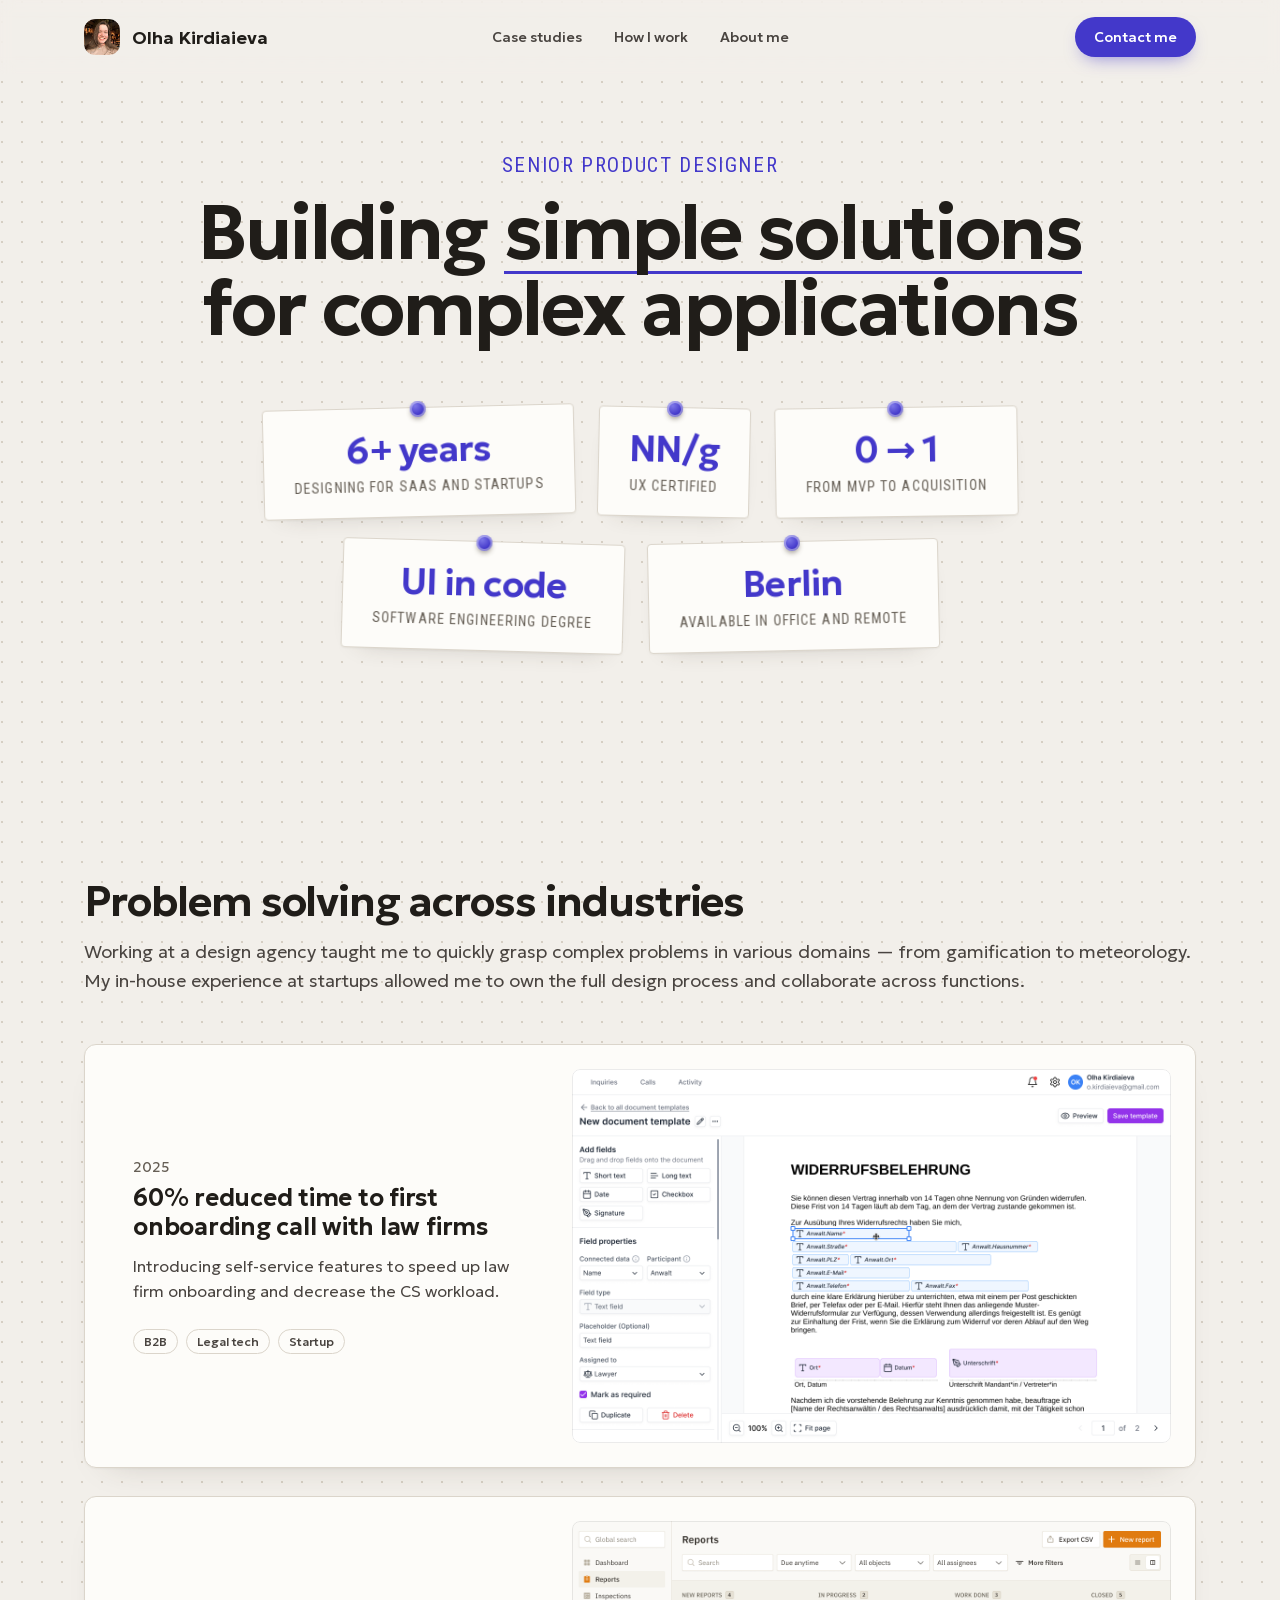
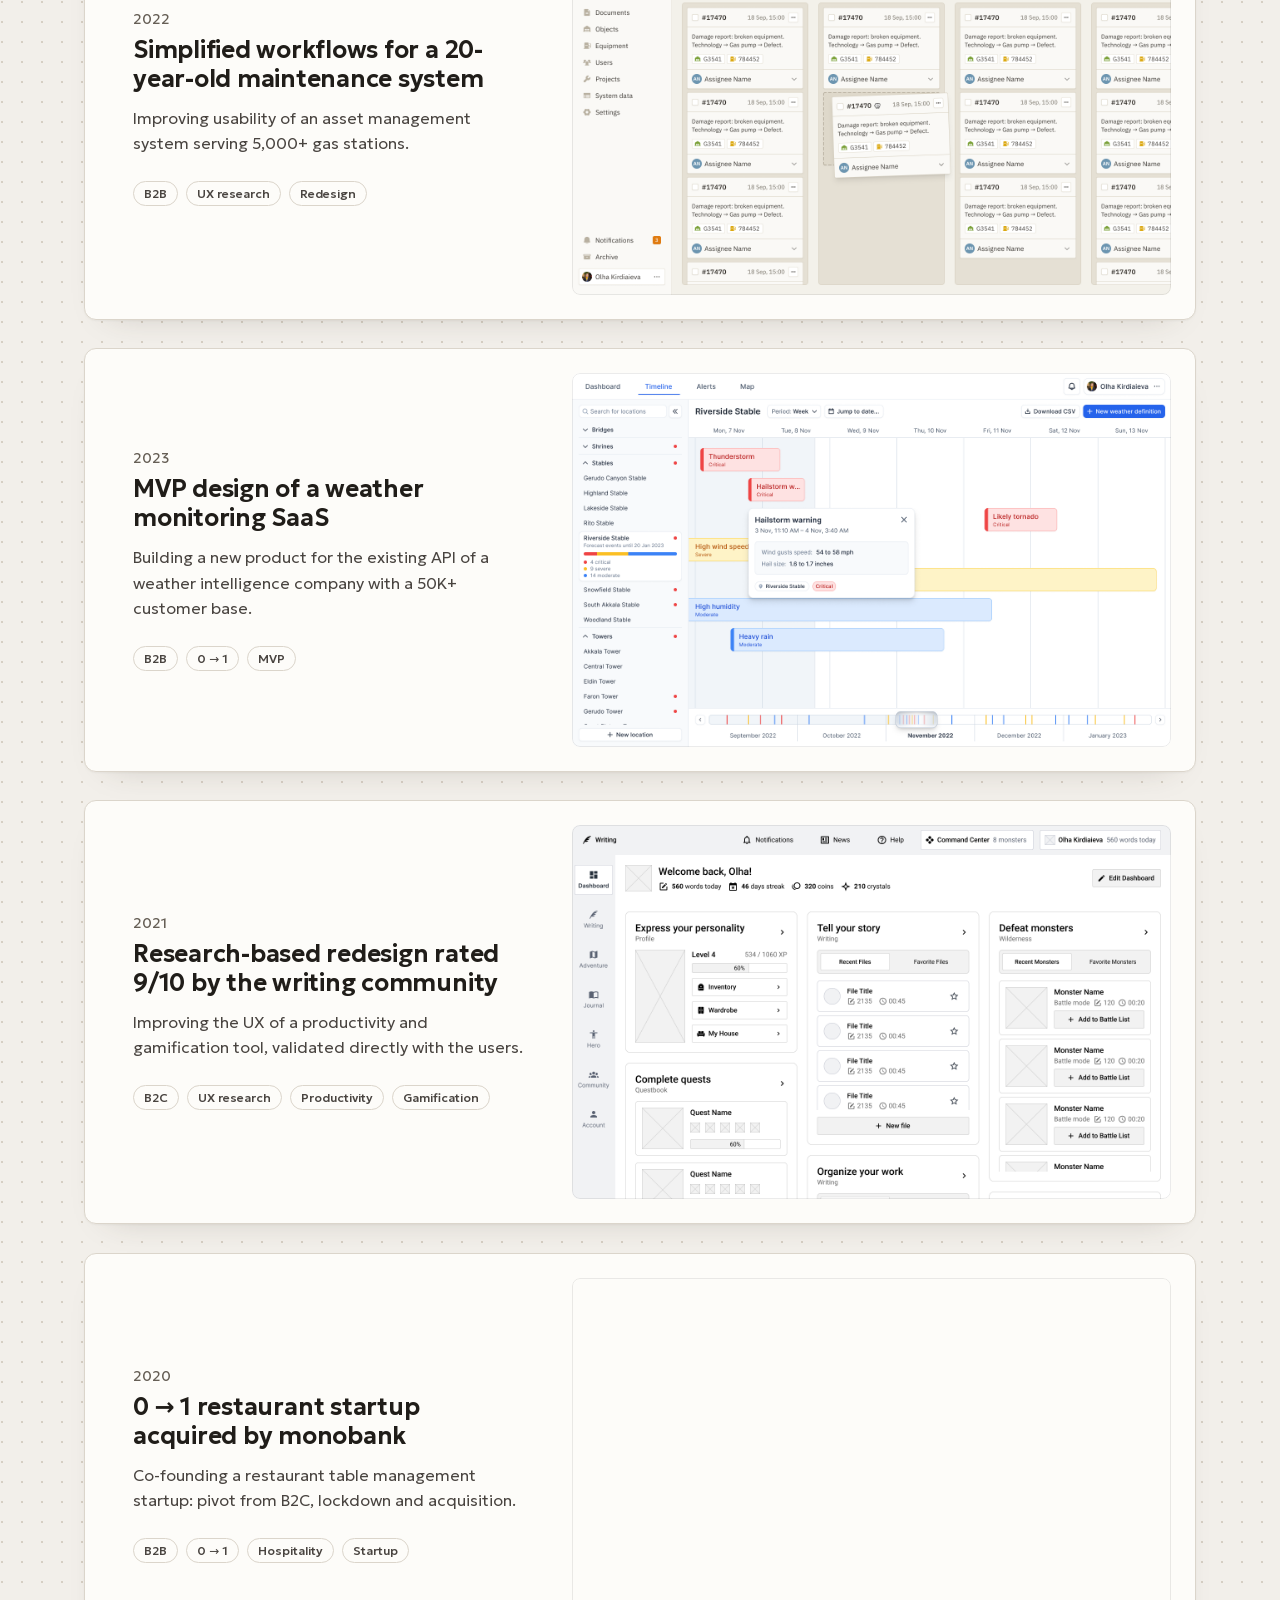
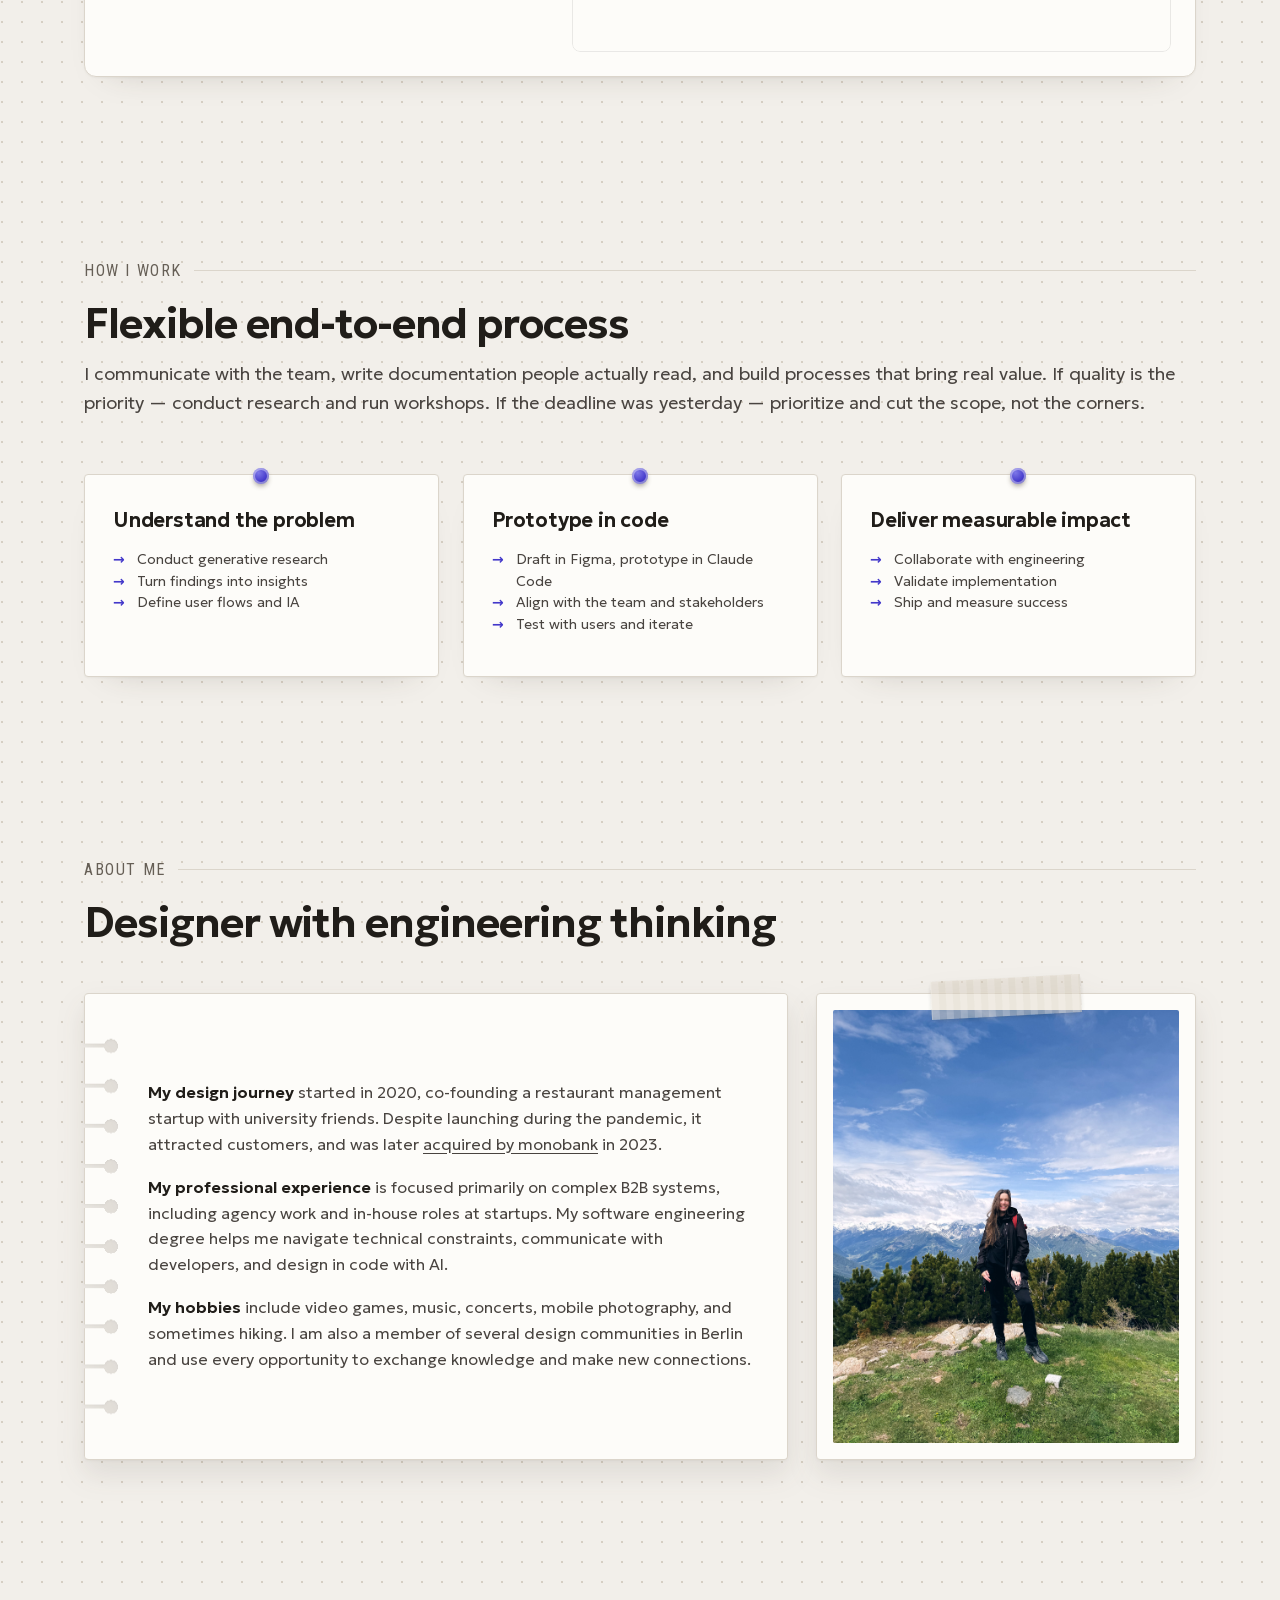
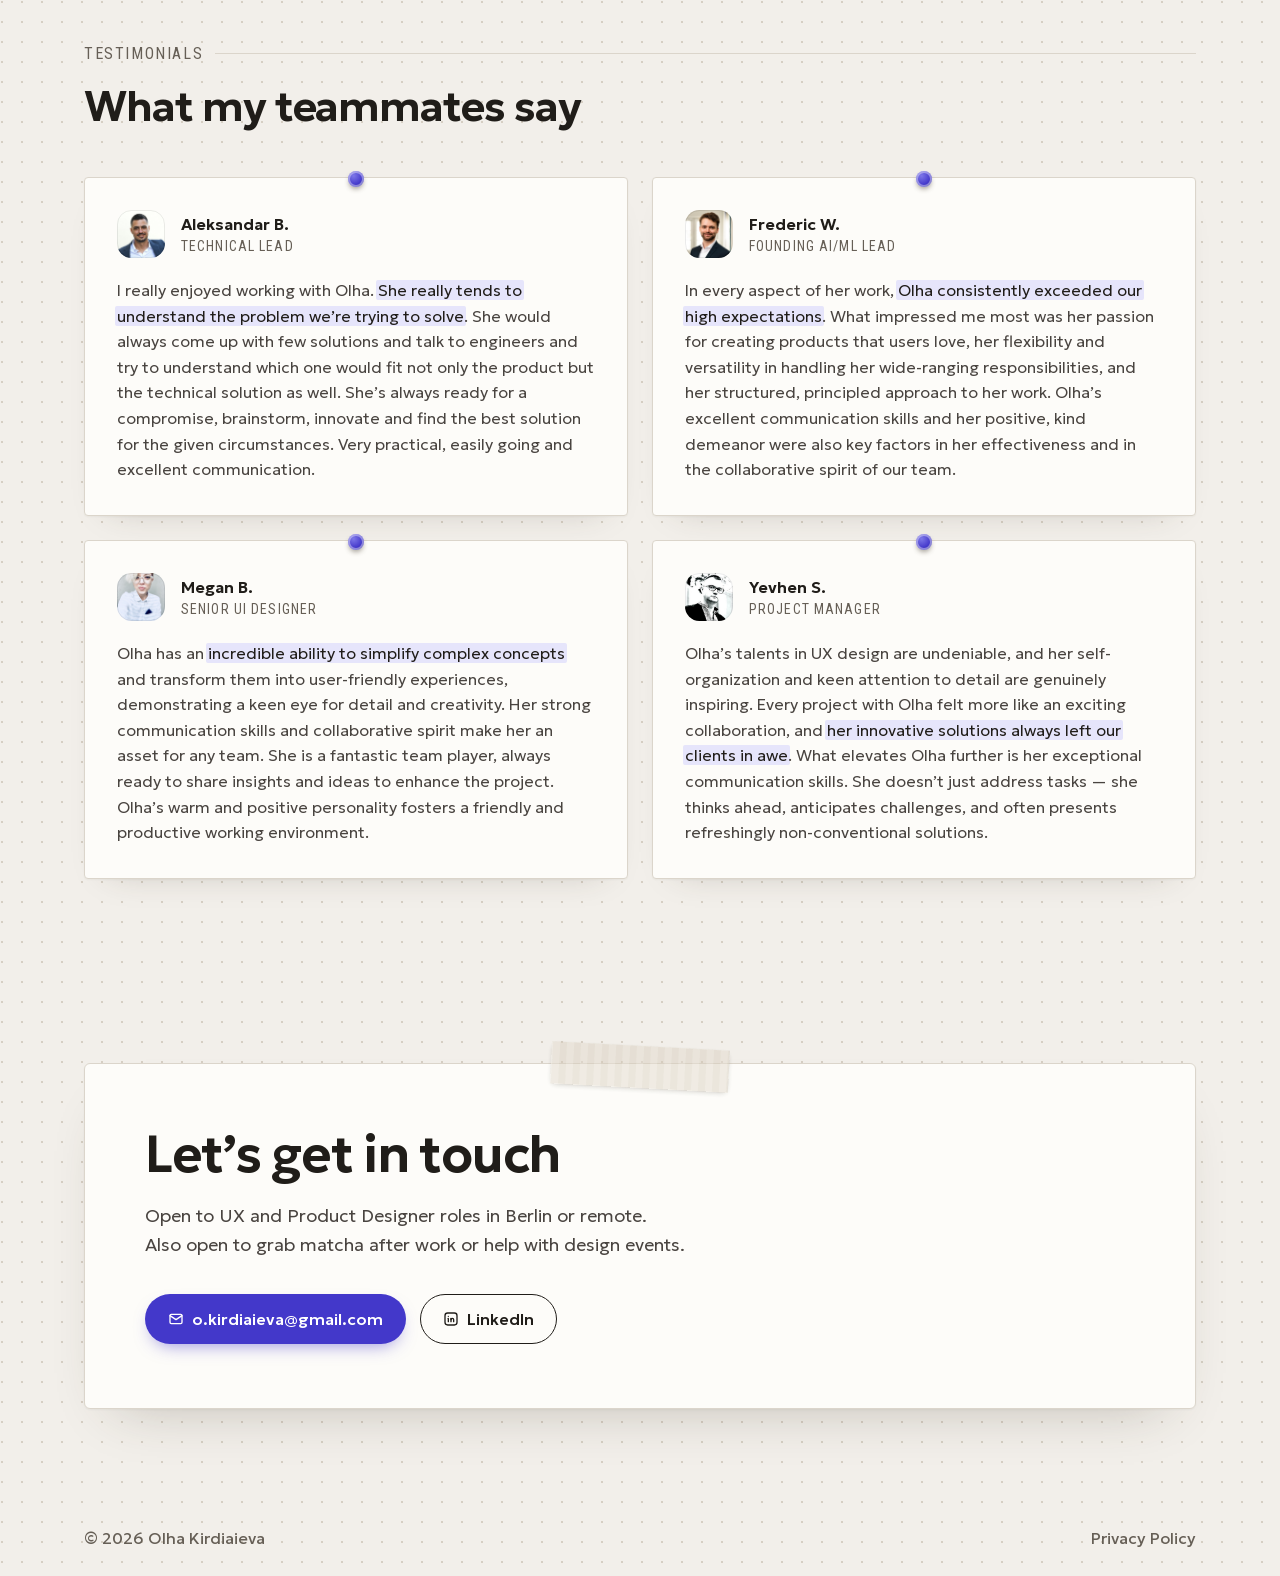
<file: index.html>
<!DOCTYPE html>
<html lang="en">
<head>
<meta charset="UTF-8" />
<meta name="viewport" content="width=device-width, initial-scale=1.0" />
<meta name="robots" content="noindex, nofollow, noarchive, nosnippet, noimageindex, nocache" />
<meta name="googlebot" content="noindex, nofollow" />
<meta name="referrer" content="no-referrer" />
<title>Olha Kirdiaieva — Senior Product Designer</title>
<meta name="description" content="NN/g certified Senior Product Designer with software engineering background and 6+ years of experience across B2B SaaS products and early-stage startups." />
<meta property="og:title" content="Olha Kirdiaieva — Senior Product Designer" />
<meta property="og:description" content="NN/g certified Senior Product Designer with software engineering background and 6+ years of experience across B2B SaaS products and early-stage startups." />
<link rel="icon" type="image/png" href="favicon.png" />
<!-- Fonts are self-hosted via @font-face in styles.css. -->
<link rel="stylesheet" href="styles.css" />
<script src="js/analytics.js"></script>
</head>
<body>

<!-- ============ HEADER (shared component) ============ -->
<div data-include="partials/header.html"></div>

<main id="top">

<!-- ============ HERO ============ -->
<section class="hero" data-screen-label="Hero">
  <div class="wrap hero-inner">
    <div class="hero-eyebrow mono-label">Senior Product Designer</div>
    <h1>Building <span class="underline-mark">simple solutions</span> for complex applications</h1>
    <div class="stats">
      <div class="cert" style="transform:rotate(-1.4deg)">
        <span class="pin"></span>
        <div class="big">6+ years</div>
        <div class="ckr">Designing for SaaS and startups</div>
      </div>
      <div class="cert" style="transform:rotate(1.2deg)">
        <span class="pin"></span>
        <div class="big">NN/g</div>
        <div class="ckr">UX certified</div>
      </div>
      <div class="cert" style="transform:rotate(-0.8deg)">
        <span class="pin"></span>
        <div class="big">0 → 1</div>
        <div class="ckr">From MVP to acquisition</div>
      </div>
      <div class="cert" style="transform:rotate(1.6deg)">
        <span class="pin"></span>
        <div class="big">UI in code</div>
        <div class="ckr">Software Engineering degree</div>
      </div>
      <div class="cert" style="transform:rotate(-1.2deg)">
        <span class="pin"></span>
        <div class="big">Berlin</div>
        <div class="ckr">Available in office and remote</div>
      </div>
    </div>
  </div>
</section>

<!-- ============ SELECTED WORK ============ -->
<section id="cases" data-screen-label="Case studies">
  <div class="wrap">
    <div class="sec-label reveal"><span class="t">Case studies</span><span class="rule"></span></div>
    <h2 class="sec-title reveal">Problem solving across industries</h2>
    <p class="sec-intro reveal">
      Working at a design agency taught me to quickly grasp complex problems in various domains — from gamification to meteorology.
      My in-house experience at startups allowed me to own the full design process and collaborate across functions.
    </p>

    <!-- Case cards are generated from content/manifest.json by js/site.js.
         They render one per row (cover left, copy right); the two containers
         below just stack, so the split is purely a JS grouping artefact. -->
    <div class="work-row-top" id="work-feature"></div>
    <div class="work-grid" id="work-grid"></div>
  </div>
</section>

<!-- ============ SKILLS AS PROCESS ============ -->
<section id="process" data-screen-label="Process">
  <div class="wrap">
    <div class="sec-label reveal"><span class="t">How I work</span><span class="rule"></span></div>
    <h2 class="sec-title reveal">Flexible end-to-end process</h2>
    <p class="sec-intro reveal">
      I communicate with the team, write documentation people actually read, and build processes that bring real value.
      If quality is the priority — conduct research and run workshops. If the deadline was yesterday — prioritize and cut the scope, not the corners.
    </p>

    <div class="process">
      <div class="process-track" id="process-track"></div>
    </div>
  </div>
</section>

<!-- ============ ABOUT ME ============ -->
<section id="about" data-screen-label="About me">
  <div class="wrap">
    <div class="sec-label reveal"><span class="t">About me</span><span class="rule"></span></div>
    <h2 class="sec-title reveal">Designer with engineering thinking</h2>

    <div class="about-grid">
      <div class="about-text reveal">
        <div class="about-paper" aria-hidden="true"></div>
        <p><strong>My design journey</strong> started in 2020, co-founding a restaurant management startup with university friends.
          Despite launching during the pandemic, it attracted customers, and was later <a href="https://forbes.ua/news/monobank-pridbav-servis-takeuseat-18092023-16052" target="_blank">acquired by monobank</a> in 2023.
        </p>
        <p><strong>My professional experience</strong> is focused primarily on complex B2B systems, including agency work and in-house roles at startups.
          My software engineering degree helps me navigate technical constraints, communicate with developers, and design in code with AI.
        </p>
        <p><strong>My hobbies</strong> include video games, music, concerts, mobile photography, and sometimes hiking.
          I am also a member of several design communities in Berlin and use every opportunity to exchange knowledge and make new connections.
        </p>
      </div>
      <div class="about-photo reveal">
        <div class="photo-frame">
          <span class="tape" style="top:-16px;left:50%;width:150px;height:38px;transform:translateX(-50%) rotate(-3deg)"></span>
          <div class="ph has-image">
            <img src="images/about-photo.jpg" alt="Olha Kirdiaieva" />
          </div>
        </div>
      </div>
    </div>
  </div>
</section>

<!-- ============ TESTIMONIALS ============ -->
<section id="testimonials" data-screen-label="Testimonials">
  <div class="wrap">
    <div class="sec-label reveal"><span class="t">Testimonials</span><span class="rule"></span></div>
    <h2 class="sec-title reveal">What my teammates say</h2>

    <!-- Cards are generated from content/testimonials.md by js/site.js. -->
    <div class="testimonial-grid" id="testimonial-grid"></div>
  </div>
</section>

<!-- ============ CONTACT (shared component) ============ -->
<div data-include="partials/contact.html"></div>

</main>

<!-- ============ FOOTER (shared component) ============ -->
<div data-include="partials/footer.html"></div>

<script src="js/vendor/js-yaml.min.js"></script>
<script src="js/site.js"></script>
</body>
</html>
</file>
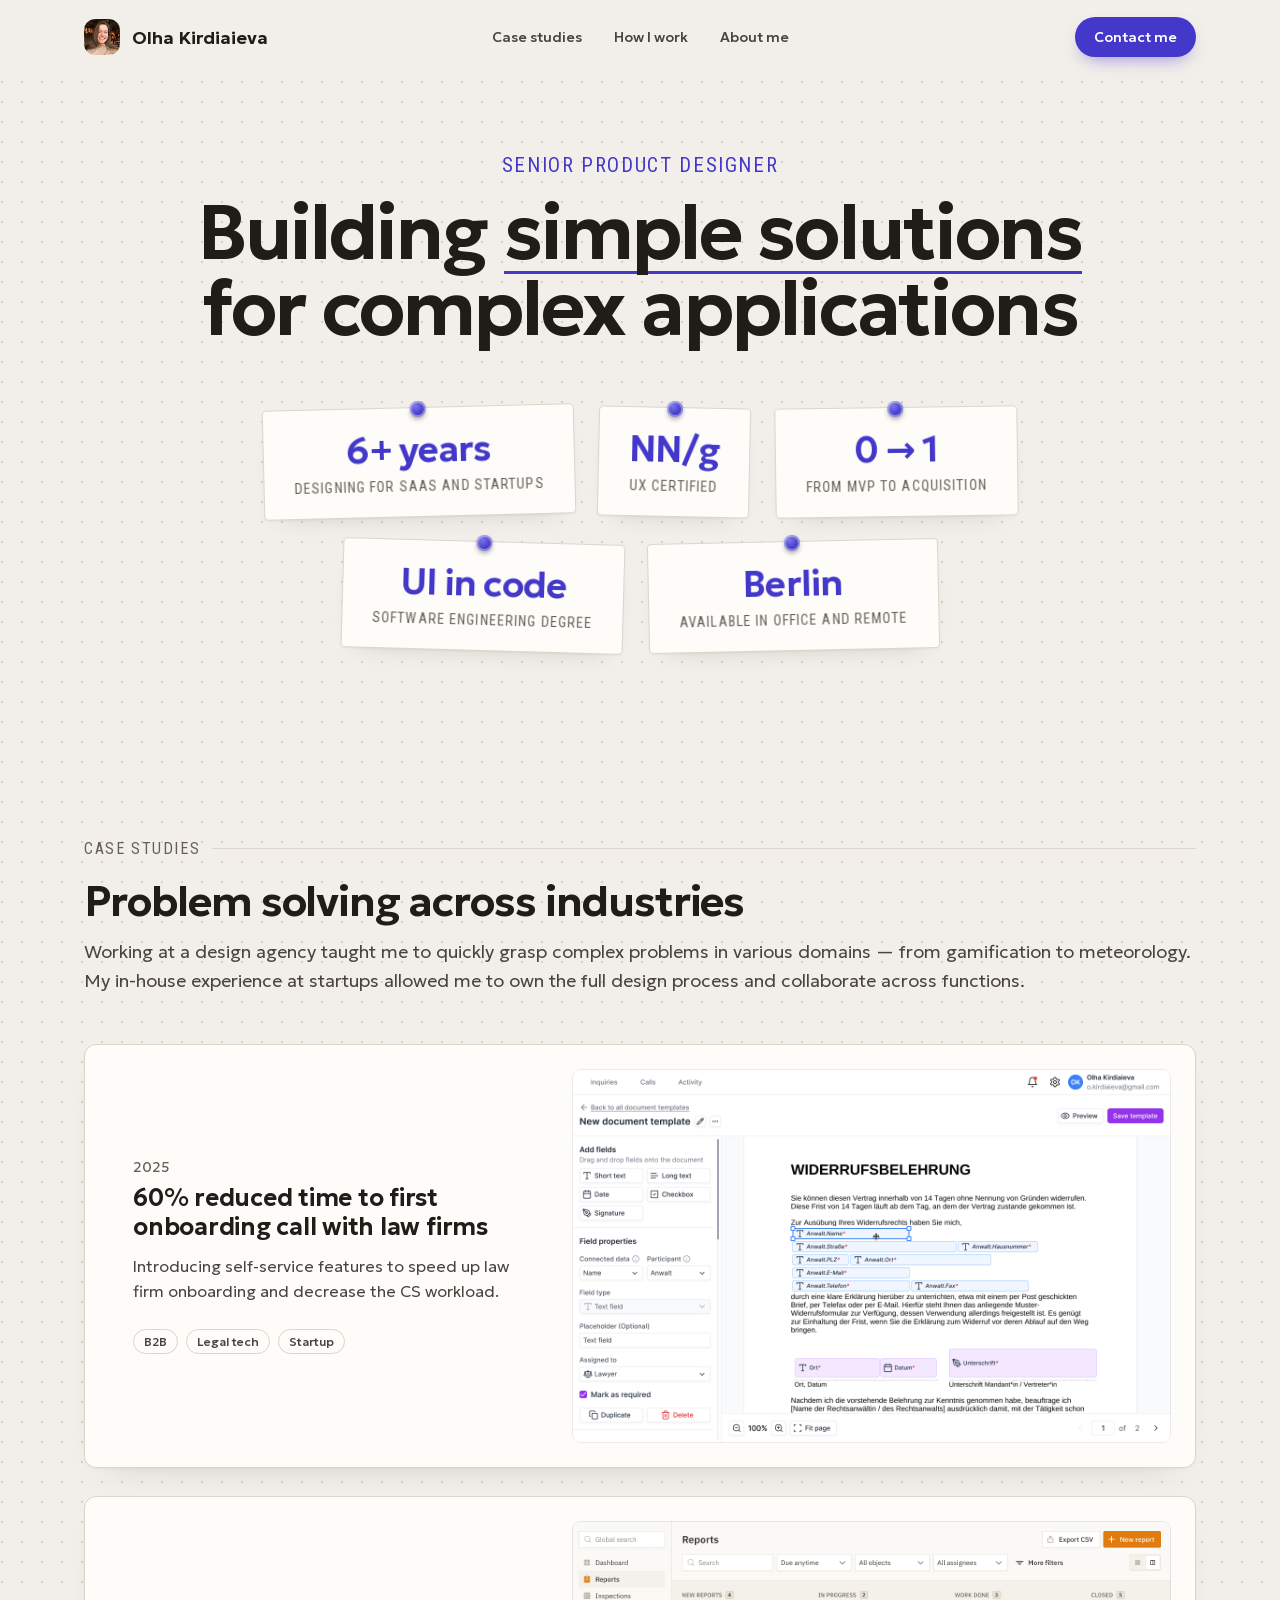
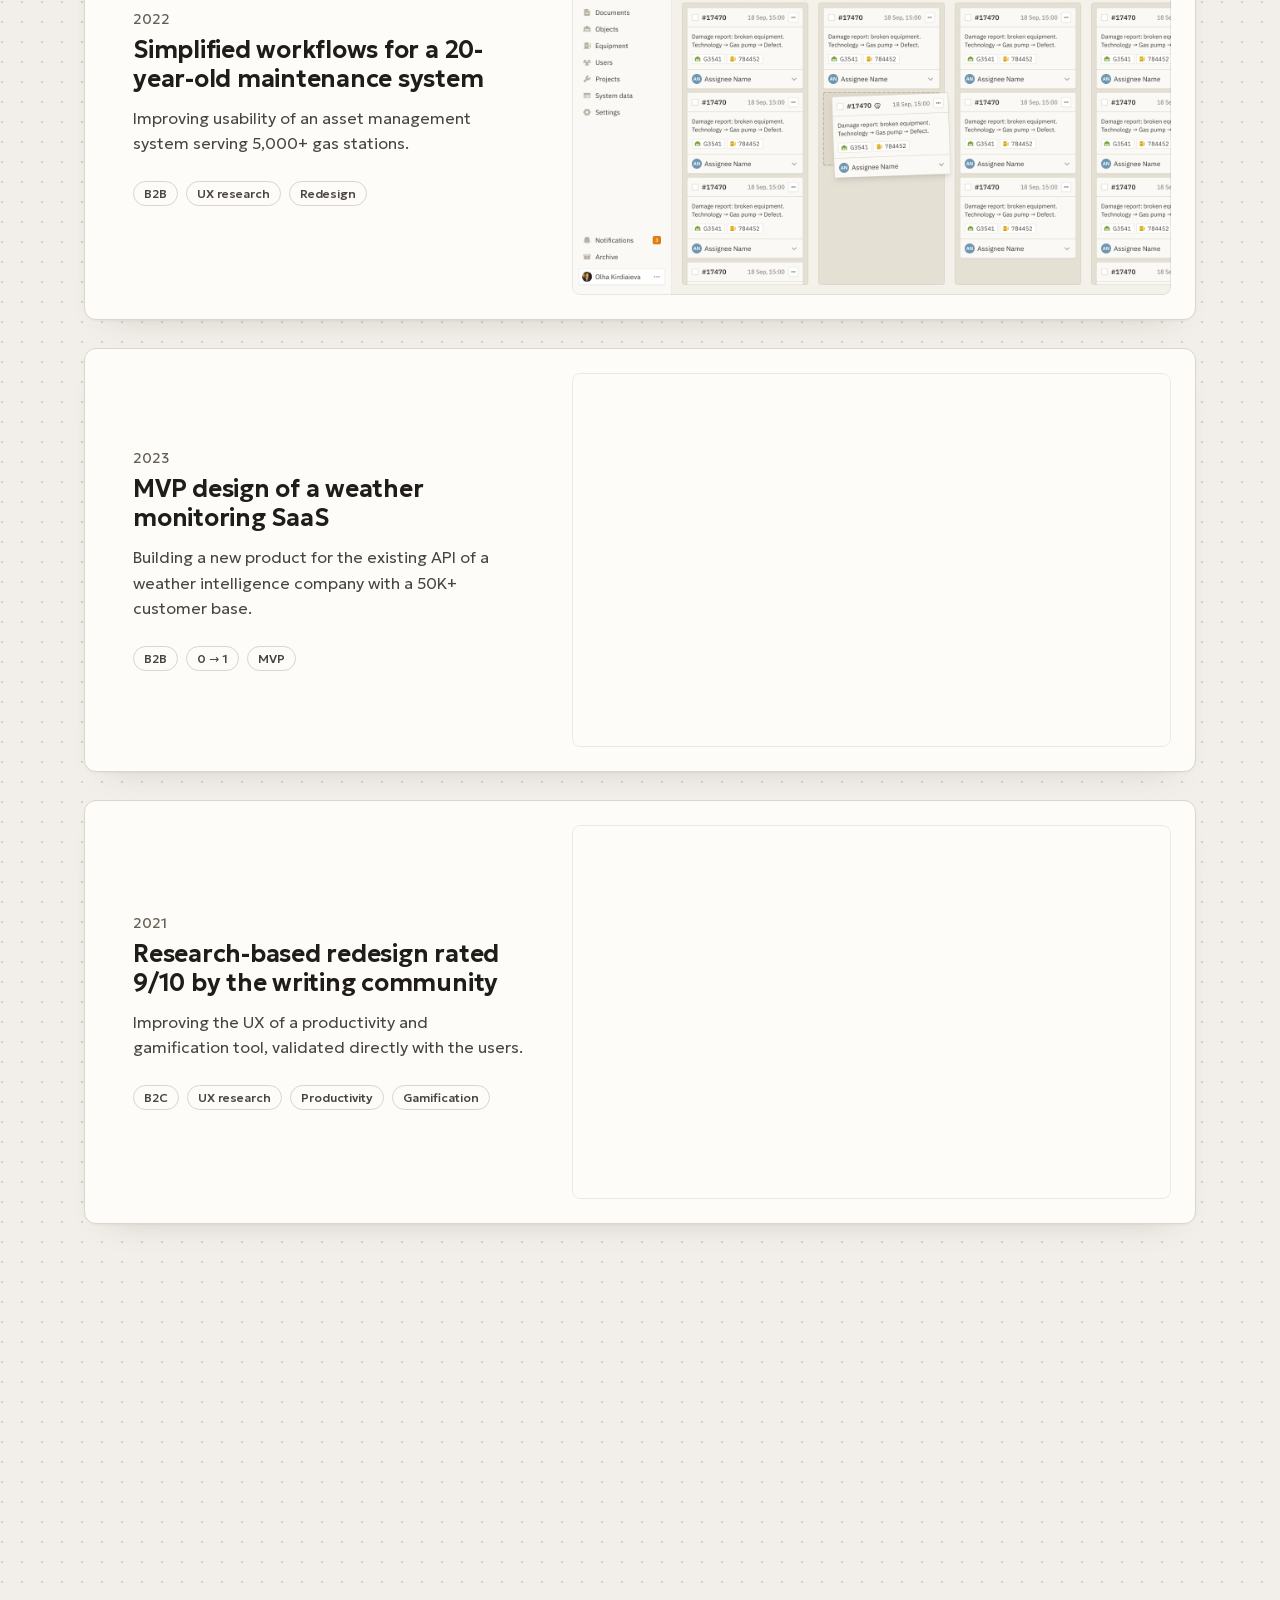
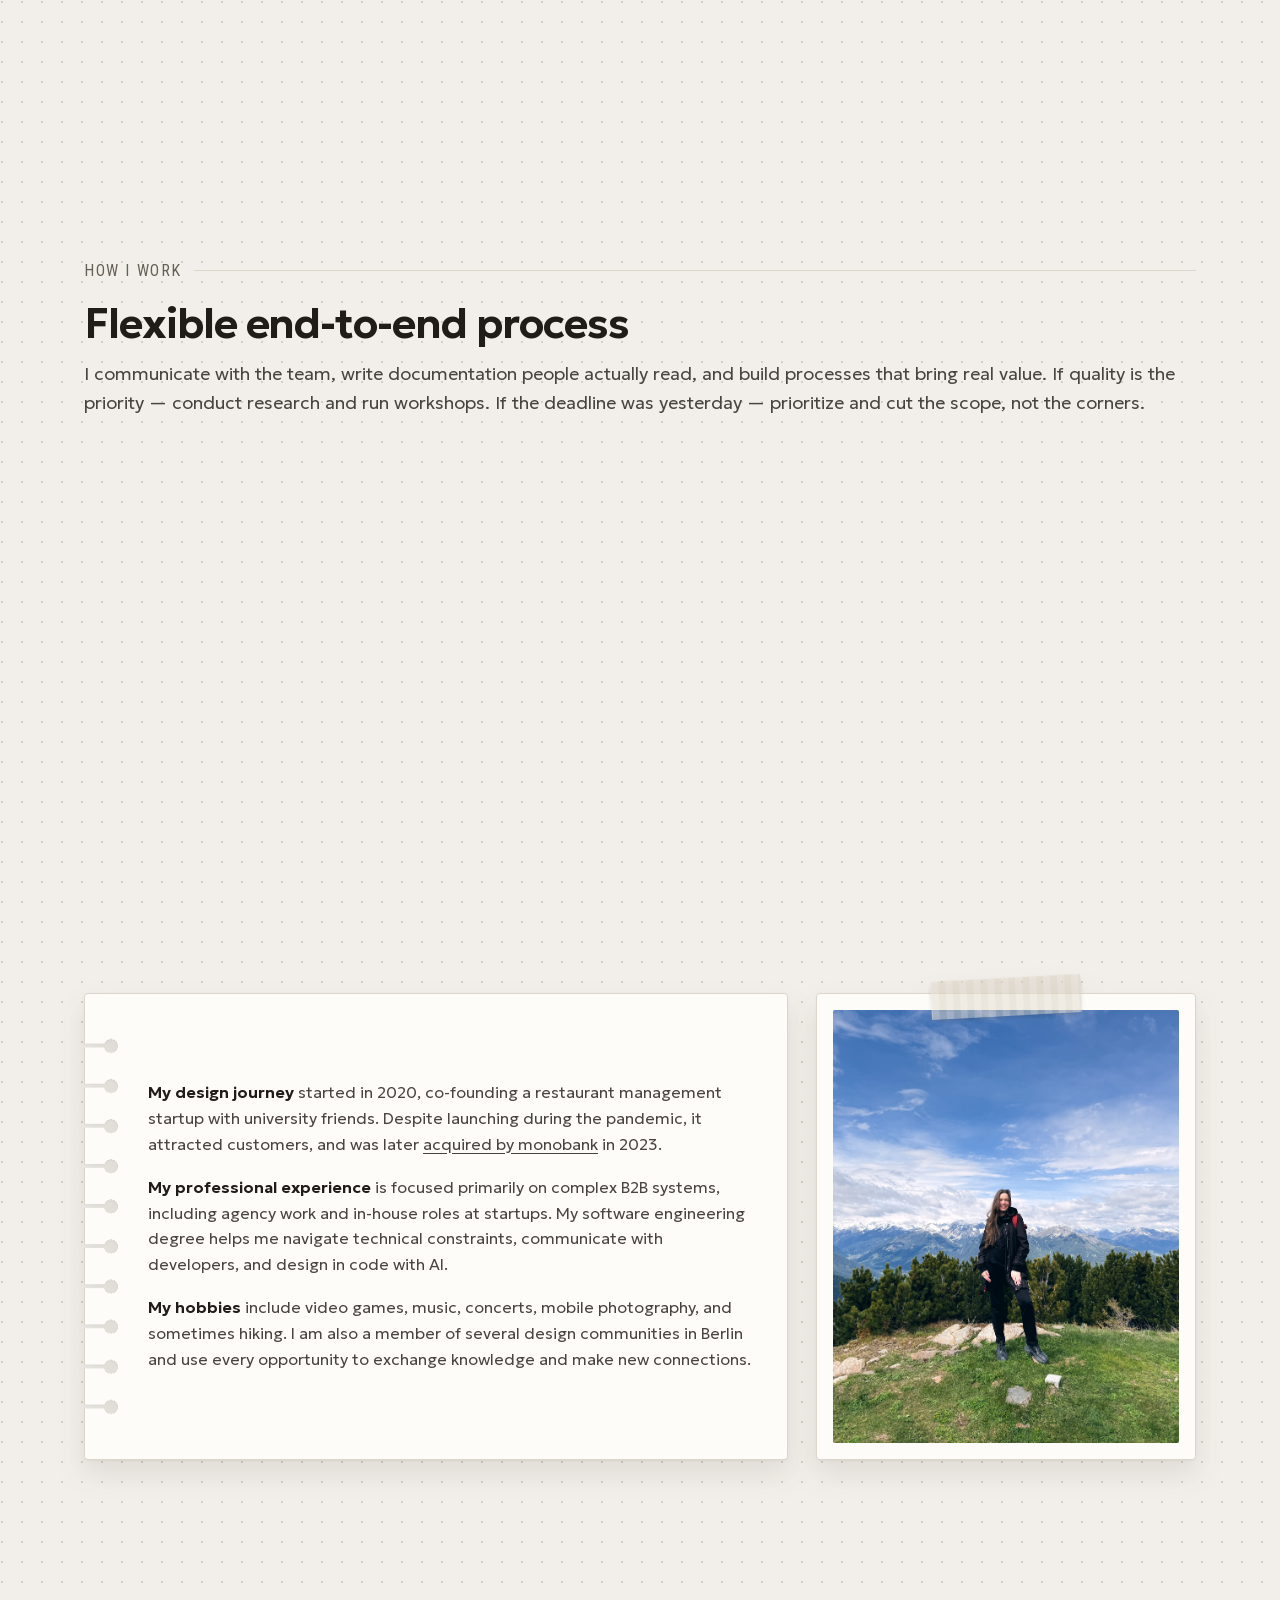
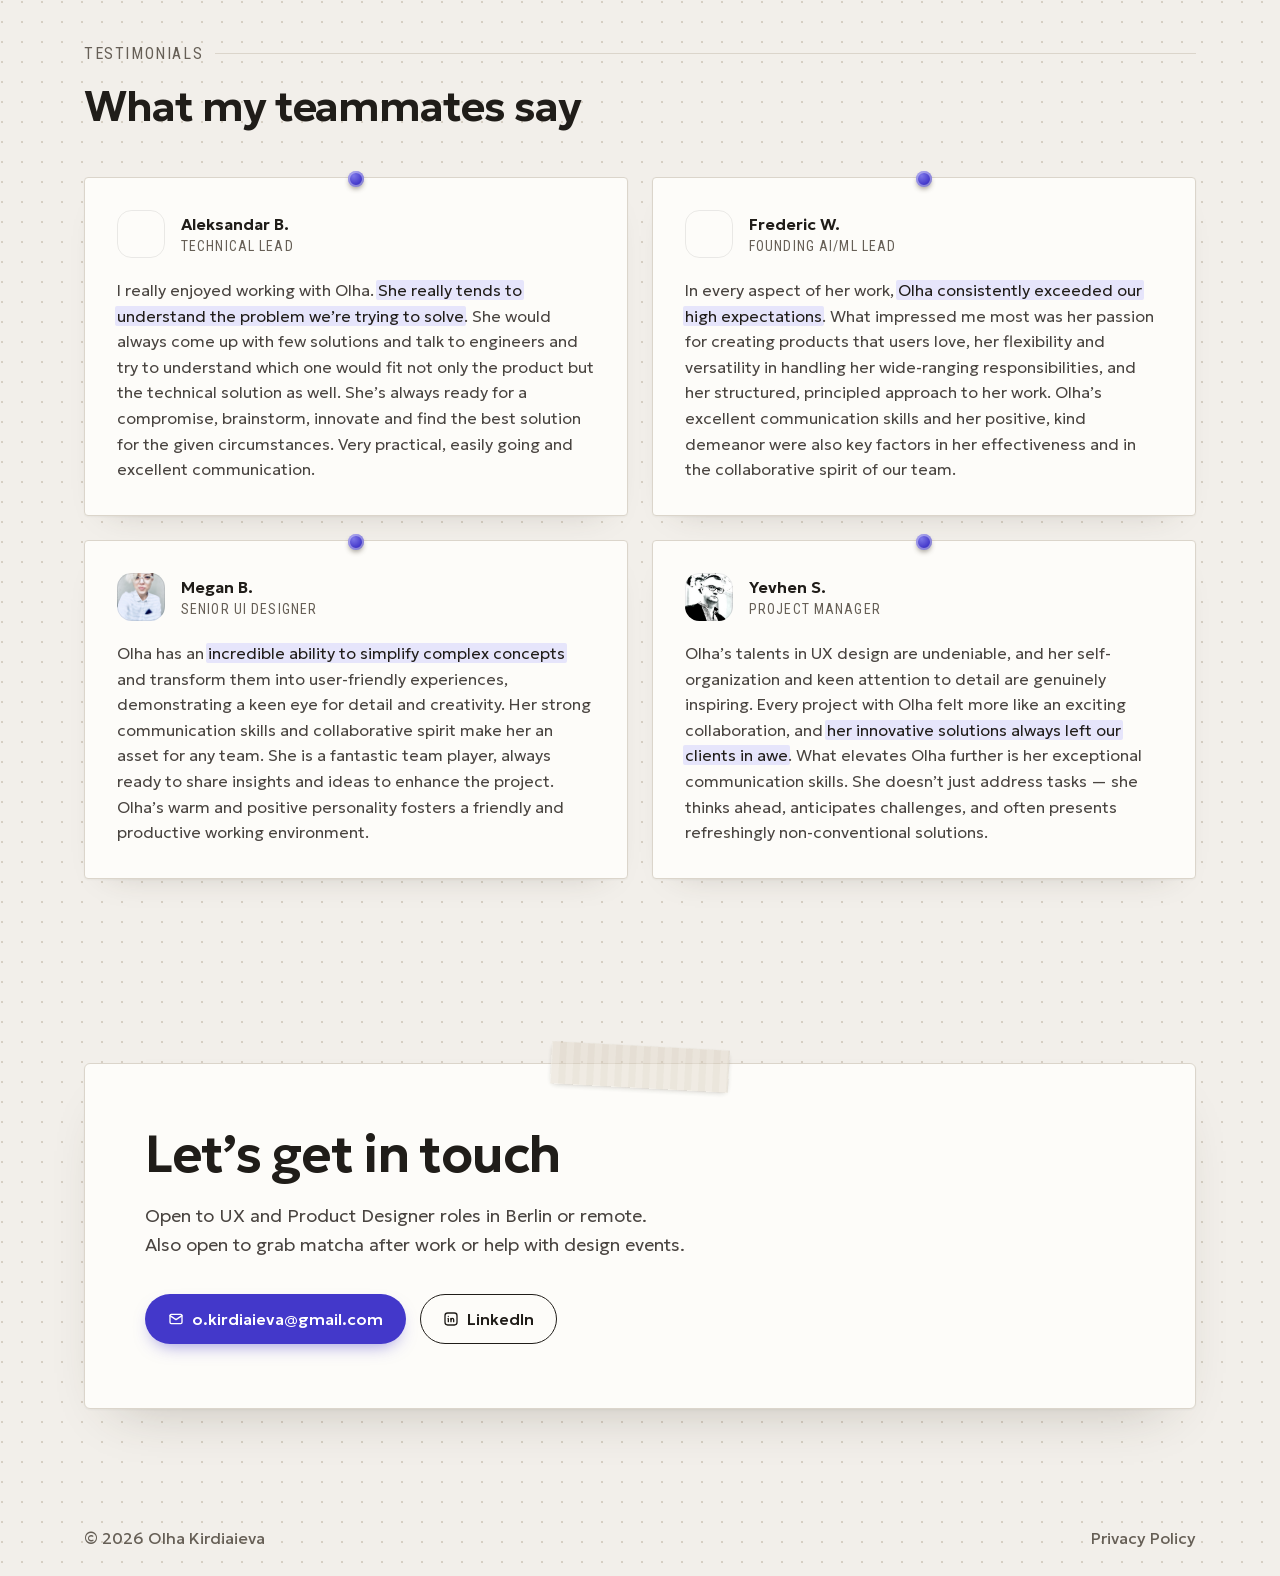
<file: case-study.html>
<!DOCTYPE html>
<html lang="en">
<head>
<meta charset="UTF-8" />
<meta name="viewport" content="width=device-width, initial-scale=1.0" />
<meta name="robots" content="noindex, nofollow" />
<title>Case Study — Olha Kirdiaieva</title>
<link rel="icon" type="image/png" href="favicon.png" />
<link rel="stylesheet" href="styles.css" />
<script src="js/legacy-redirect.js"></script>
</head>
<body>
<p class="cs-status"><a href="./#cases">All work</a></p>
</body>
</html>
</file>
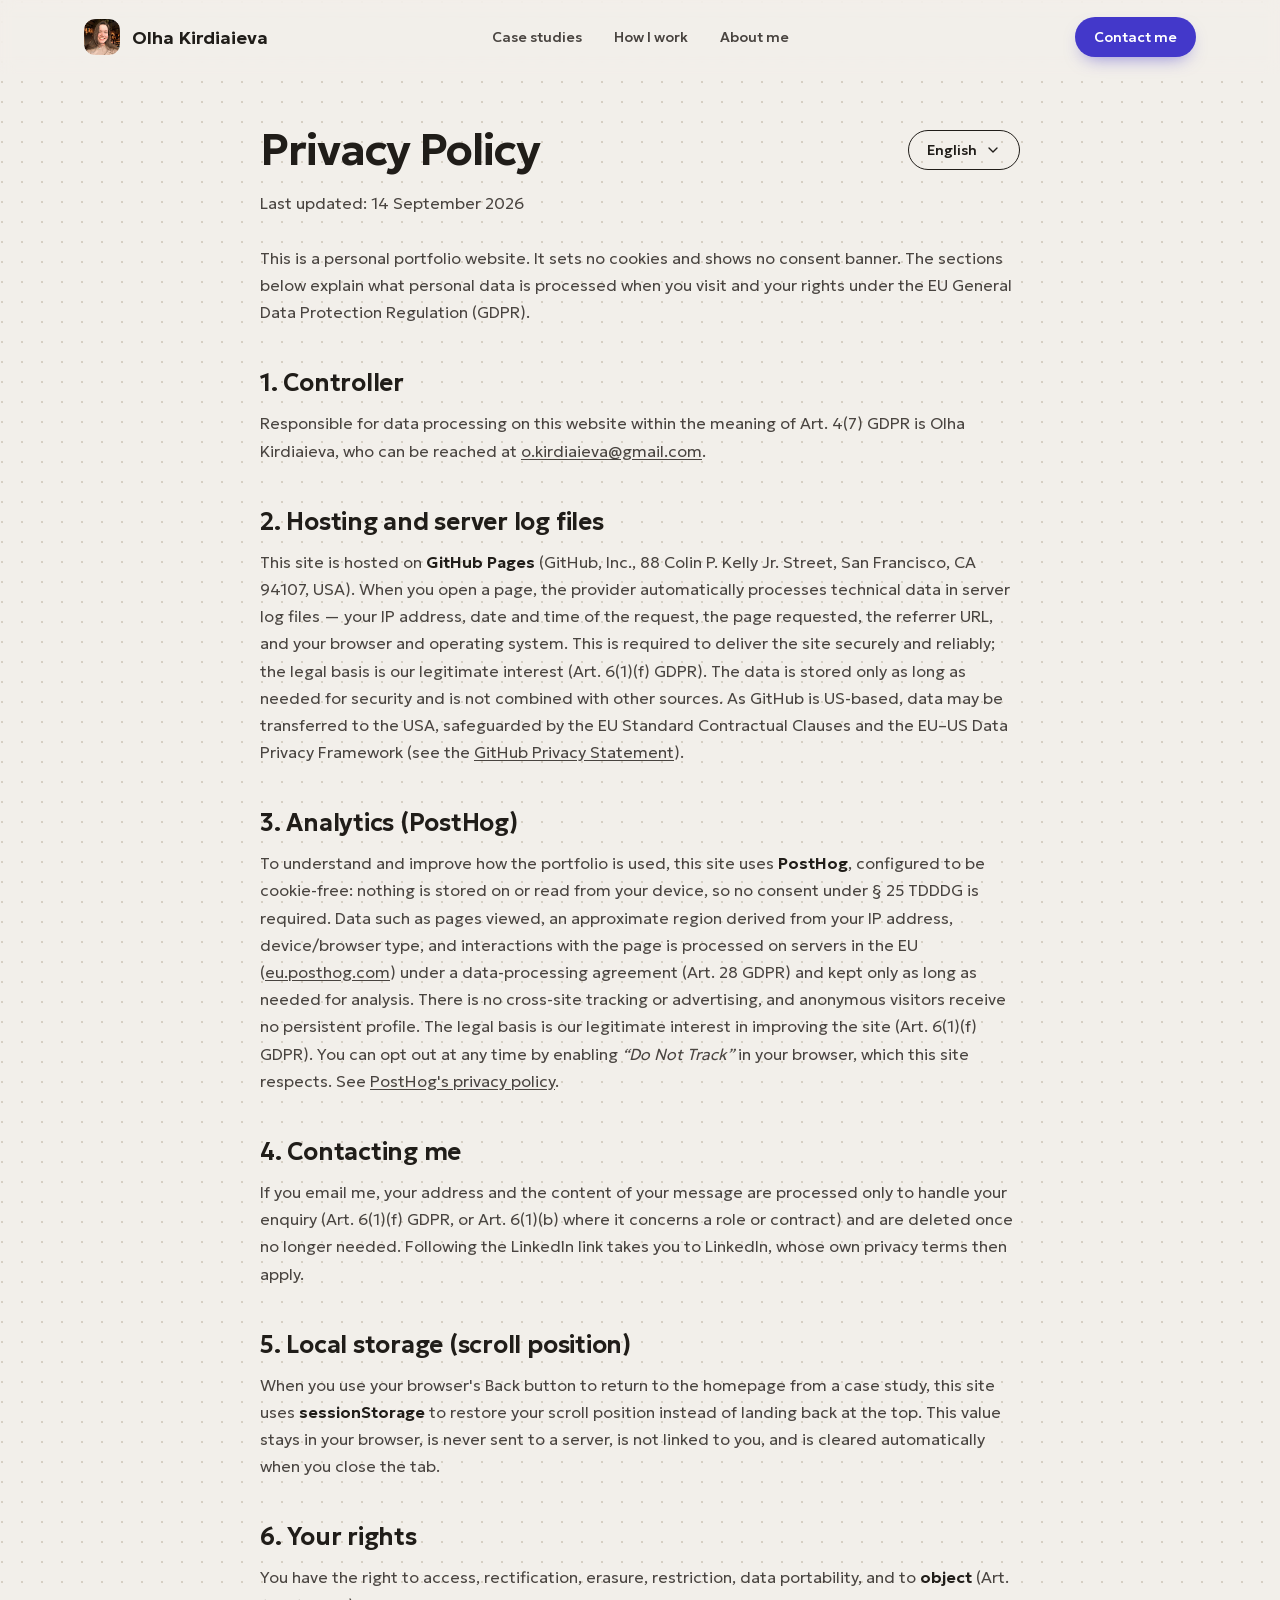
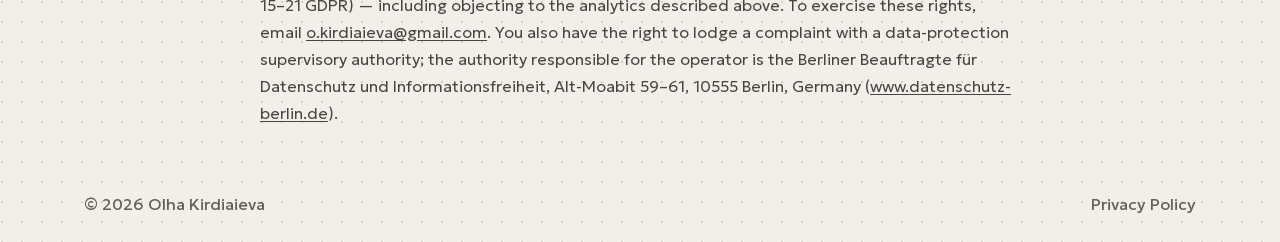
<file: datenschutz.html>
<!DOCTYPE html>
<html lang="en">
<head>
<meta charset="UTF-8" />
<meta name="viewport" content="width=device-width, initial-scale=1.0" />
<meta name="robots" content="noindex, nofollow, noarchive, nosnippet, noimageindex, nocache" />
<meta name="googlebot" content="noindex, nofollow" />
<meta name="referrer" content="no-referrer" />
<title>Privacy Policy · Datenschutzerklärung — Olha Kirdiaieva</title>
<link rel="icon" type="image/png" href="favicon.png" />
<!-- Fonts are self-hosted via @font-face in styles.css. -->
<link rel="stylesheet" href="styles.css" />
<script src="js/analytics.js"></script>
</head>
<body>

<!-- ============ HEADER (shared component) ============ -->
<div data-include="partials/header.html"></div>

<main>
  <div class="wrap">
    <article class="legal" id="legal">
      <div class="legal-head">
        <div class="legal-head-row">
          <div class="legal-head-titles">
            <h1 data-lang="en">Privacy Policy</h1>
            <h1 data-lang="de">Datenschutzerklärung</h1>
          </div>
          <!-- Disclosure + two real buttons, deliberately NOT a role="listbox".
               The listbox role promises arrow-key navigation, a single tab stop
               and aria-activedescendant; with two options that machinery buys
               nothing, and claiming the role without implementing it is what
               WCAG 4.1.2 forbids. Buttons announce honestly and Tab + Enter
               (which is what the script already handles) is their native
               behaviour. aria-current marks the active language. -->
          <div class="lang-switch">
            <button type="button" class="btn btn-ghost lang-switch-btn"
                    aria-expanded="false" aria-controls="lang-switch-menu">
              <span class="lang-switch-label">English</span>
              <i class="ti ti-chevron-down"></i>
            </button>
            <ul class="lang-switch-menu" id="lang-switch-menu" aria-label="Language" hidden>
              <li><button type="button" data-set="en" aria-current="true">English</button></li>
              <li><button type="button" data-set="de">Deutsch</button></li>
            </ul>
          </div>
        </div>
        <p data-lang="en">Last updated: 14 September 2026</p>
        <p data-lang="de">Stand: 14. September 2026</p>
      </div>

      <!-- ============================= ENGLISH ============================= -->
      <div data-lang="en">
        <p class="legal-lead">This is a personal portfolio website. It sets no cookies and shows no consent
          banner. The sections below explain what personal data is processed when you visit and your rights
          under the EU General Data Protection Regulation (GDPR).</p>

        <h2>1. Controller</h2>
        <p>Responsible for data processing on this website within the meaning of Art. 4(7) GDPR is
          Olha Kirdiaieva, who can be reached at
          <a href="mailto:o.kirdiaieva@gmail.com">o.kirdiaieva@gmail.com</a>.</p>

        <h2>2. Hosting and server log files</h2>
        <p>This site is hosted on <strong>GitHub Pages</strong> (GitHub, Inc., 88 Colin P. Kelly Jr. Street,
          San Francisco, CA 94107, USA). When you open a page, the provider automatically processes technical
          data in server log files — your IP address, date and time of the request, the page requested, the
          referrer URL, and your browser and operating system. This is required to deliver the site securely
          and reliably; the legal basis is our legitimate interest (Art. 6(1)(f) GDPR). The data is stored
          only as long as needed for security and is not combined with other sources. As GitHub is US-based,
          data may be transferred to the USA, safeguarded by the EU Standard Contractual Clauses and the
          EU–US Data Privacy Framework (see the
          <a href="https://docs.github.com/en/site-policy/privacy-policies/github-privacy-statement" target="_blank" rel="noopener">GitHub Privacy Statement</a>).</p>

        <h2>3. Analytics (PostHog)</h2>
        <p>To understand and improve how the portfolio is used, this site uses <strong>PostHog</strong>,
          configured to be cookie-free: nothing is stored on or read from your device, so no consent under
          § 25 TDDDG is required. Data such as pages viewed, an approximate region derived from your IP
          address, device/browser type, and interactions with the page is processed on servers in the EU
          (<a href="https://eu.posthog.com" target="_blank" rel="noopener">eu.posthog.com</a>) under a
          data-processing agreement (Art. 28 GDPR) and kept only as long as needed for analysis. There is no
          cross-site tracking or advertising, and anonymous visitors receive no persistent profile. The legal
          basis is our legitimate interest in improving the site (Art. 6(1)(f) GDPR). You can opt out at any
          time by enabling <em>“Do Not Track”</em> in your browser, which this site respects. See
          <a href="https://posthog.com/privacy" target="_blank" rel="noopener">PostHog's privacy policy</a>.</p>

        <h2>4. Contacting me</h2>
        <p>If you email me, your address and the content of your message are processed only to handle your
          enquiry (Art. 6(1)(f) GDPR, or Art. 6(1)(b) where it concerns a role or contract) and are deleted
          once no longer needed. Following the LinkedIn link takes you to LinkedIn, whose own privacy terms
          then apply.</p>

        <h2>5. Local storage (scroll position)</h2>
        <p>When you use your browser's Back button to return to the homepage from a case study, this site
          uses <strong>sessionStorage</strong> to restore your scroll position instead of landing back at the
          top. This value stays in your browser, is never sent to a server, is not linked to you, and is
          cleared automatically when you close the tab.</p>

        <h2>6. Your rights</h2>
        <p>You have the right to access, rectification, erasure, restriction, data portability, and to
          <strong>object</strong> (Art. 15–21 GDPR) — including objecting to the analytics described above.
          To exercise these rights, email <a href="mailto:o.kirdiaieva@gmail.com">o.kirdiaieva@gmail.com</a>.
          You also have the right to lodge a complaint with a data-protection supervisory authority; the
          authority responsible for the operator is the Berliner Beauftragte für Datenschutz und
          Informationsfreiheit, Alt-Moabit 59–61, 10555 Berlin, Germany
          (<a href="https://www.datenschutz-berlin.de" target="_blank" rel="noopener">www.datenschutz-berlin.de</a>).</p>
      </div>

      <!-- ============================= DEUTSCH ============================= -->
      <div data-lang="de" hidden>
        <p class="legal-lead">Dies ist eine persönliche Portfolio-Website. Sie setzt keine Cookies und zeigt
          kein Consent-Banner. Die folgenden Abschnitte erläutern, welche personenbezogenen Daten bei Ihrem
          Besuch verarbeitet werden und welche Rechte Ihnen nach der Datenschutz-Grundverordnung (DSGVO)
          zustehen.</p>

        <h2>1. Verantwortlicher</h2>
        <p>Verantwortlich für die Datenverarbeitung auf dieser Website im Sinne von Art. 4 Nr. 7 DSGVO ist
          Olha Kirdiaieva, erreichbar unter
          <a href="mailto:o.kirdiaieva@gmail.com">o.kirdiaieva@gmail.com</a>.</p>

        <h2>2. Hosting und Server-Logfiles</h2>
        <p>Diese Website wird über <strong>GitHub Pages</strong> gehostet (GitHub, Inc., 88 Colin P. Kelly
          Jr. Street, San Francisco, CA 94107, USA). Wenn Sie eine Seite aufrufen, verarbeitet der Anbieter
          automatisch technische Daten in Server-Logfiles — Ihre IP-Adresse, Datum und Uhrzeit der Anfrage,
          die aufgerufene Seite, die Referrer-URL sowie Browser und Betriebssystem. Dies ist für die sichere
          und zuverlässige Bereitstellung der Website erforderlich; Rechtsgrundlage ist unser berechtigtes
          Interesse (Art. 6 Abs. 1 lit. f DSGVO). Die Daten werden nur so lange gespeichert, wie es für die
          Sicherheit erforderlich ist, und nicht mit anderen Quellen zusammengeführt. Da GitHub in den USA
          ansässig ist, kann eine Übermittlung in die USA erfolgen, abgesichert durch die
          EU-Standardvertragsklauseln und das EU-US Data Privacy Framework (siehe
          <a href="https://docs.github.com/en/site-policy/privacy-policies/github-privacy-statement" target="_blank" rel="noopener">GitHub Privacy Statement</a>).</p>

        <h2>3. Analyse (PostHog)</h2>
        <p>Um zu verstehen und zu verbessern, wie das Portfolio genutzt wird, nutzt diese Website
          <strong>PostHog</strong>, cookie-frei konfiguriert: Es wird nichts auf Ihrem Gerät gespeichert oder
          ausgelesen, sodass keine Einwilligung nach § 25 TDDDG erforderlich ist. Daten wie aufgerufene
          Seiten, eine aus Ihrer IP-Adresse abgeleitete ungefähre Region, Geräte-/Browsertyp und
          Interaktionen mit der Seite werden auf Servern in der EU
          (<a href="https://eu.posthog.com" target="_blank" rel="noopener">eu.posthog.com</a>) im Rahmen eines
          Auftragsverarbeitungsvertrags (Art. 28 DSGVO) verarbeitet und nur so lange aufbewahrt, wie es für
          die Analyse erforderlich ist. Es gibt kein seitenübergreifendes Tracking und keine Werbung; anonyme
          Besucher erhalten kein dauerhaftes Profil. Rechtsgrundlage ist unser berechtigtes Interesse an der
          Verbesserung der Website (Art. 6 Abs. 1 lit. f DSGVO). Sie können jederzeit widersprechen, indem Sie
          in Ihrem Browser <em>„Do Not Track“</em> aktivieren, was diese Website berücksichtigt. Siehe die
          <a href="https://posthog.com/privacy" target="_blank" rel="noopener">Datenschutzerklärung von PostHog</a>.</p>

        <h2>4. Kontaktaufnahme</h2>
        <p>Wenn Sie mich per E-Mail kontaktieren, werden Ihre Adresse und der Inhalt Ihrer Nachricht
          ausschließlich zur Bearbeitung Ihrer Anfrage verarbeitet (Art. 6 Abs. 1 lit. f DSGVO bzw. lit. b,
          wenn es eine Anstellung oder einen Vertrag betrifft) und gelöscht, sobald sie nicht mehr benötigt
          werden. Wenn Sie dem LinkedIn-Link folgen, gelangen Sie zu LinkedIn; es gelten dann dessen
          Datenschutzbestimmungen.</p>

        <h2>5. Lokaler Speicher (Scroll-Position)</h2>
        <p>Wenn Sie über die Zurück-Schaltfläche Ihres Browsers von einer Fallstudie zur Startseite
          zurückkehren, verwendet diese Website <strong>sessionStorage</strong>, um Ihre Scroll-Position
          wiederherzustellen, anstatt oben zu landen. Dieser Wert bleibt in Ihrem Browser, wird nicht an
          einen Server übertragen, ist nicht mit Ihnen verknüpft und wird automatisch gelöscht, sobald Sie
          den Tab schließen.</p>

        <h2>6. Ihre Rechte</h2>
        <p>Sie haben das Recht auf Auskunft, Berichtigung, Löschung, Einschränkung, Datenübertragbarkeit und
          <strong>Widerspruch</strong> (Art. 15–21 DSGVO) — einschließlich des Widerspruchs gegen die oben
          beschriebene Analyse. Zur Ausübung dieser Rechte wenden Sie sich an
          <a href="mailto:o.kirdiaieva@gmail.com">o.kirdiaieva@gmail.com</a>. Ihnen steht außerdem ein
          Beschwerderecht bei einer Datenschutz-Aufsichtsbehörde zu. Die für den Betreiber zuständige Behörde
          ist die Berliner Beauftragte für Datenschutz und Informationsfreiheit, Alt-Moabit 59–61,
          10555 Berlin (<a href="https://www.datenschutz-berlin.de" target="_blank" rel="noopener">www.datenschutz-berlin.de</a>).</p>
      </div>
    </article>
  </div>
</main>

<!-- ============ FOOTER (shared component) ============ -->
<div data-include="partials/footer.html"></div>

<script src="js/vendor/js-yaml.min.js"></script>
<script src="js/site.js"></script>
<script>
  // Bilingual toggle — pure show/hide, no storage. Honours #de / #en in the URL.
  (function () {
    var root = document.getElementById("legal");
    if (!root) return;
    var wrap = document.querySelector(".lang-switch");
    var btn = wrap.querySelector(".lang-switch-btn");
    var label = wrap.querySelector(".lang-switch-label");
    var menu = wrap.querySelector(".lang-switch-menu");
    var options = wrap.querySelectorAll(".lang-switch-menu button");

    function setLang(lang) {
      document.documentElement.lang = lang;
      root.querySelectorAll("[data-lang]").forEach(function (el) {
        el.hidden = el.getAttribute("data-lang") !== lang;
      });
      options.forEach(function (o) {
        var active = o.getAttribute("data-set") === lang;
        // aria-current is present-or-absent, not "true"/"false" — an explicit
        // aria-current="false" is still announced by some screen readers.
        if (active) o.setAttribute("aria-current", "true");
        else o.removeAttribute("aria-current");
        if (active) label.textContent = o.textContent;
      });
    }

    function openMenu() {
      menu.hidden = false;
      btn.setAttribute("aria-expanded", "true");
    }
    function closeMenu() {
      menu.hidden = true;
      btn.setAttribute("aria-expanded", "false");
    }

    function selectOption(o) {
      var lang = o.getAttribute("data-set");
      setLang(lang);
      history.replaceState(null, "", "#" + lang);
      closeMenu();
      btn.focus();
    }

    trackActivationSource(btn);
    btn.addEventListener("click", function (e) {
      e.stopPropagation();
      if (menu.hidden) {
        openMenu();
        // Options are hidden (and so out of tab order) until now — move
        // focus to the current selection so Tab continues into the list
        // instead of skipping past it to whatever follows the widget.
        // focusFollowingActivation() (js/site.js) also suppresses the ring
        // when this was a tap/click, not a real keyboard activation.
        focusFollowingActivation(wrap.querySelector('[aria-current="true"]') || options[0], btn.dataset.viaKeyboard === "1");
      } else {
        closeMenu();
      }
    });
    // Click only — a real <button> already fires click on Enter and Space, so
    // the keydown handler this replaced was duplicating native behaviour.
    options.forEach(function (o) {
      o.addEventListener("click", function () { selectOption(o); });
    });
    // Tabbing out of the widget (forward past the last option, or backward
    // past the button) should close the menu rather than leave it open
    // and orphaned behind whatever gets focus next.
    //
    // Requires a real relatedTarget. A null one means focus went nowhere, which
    // is exactly what a tap produces on iOS Safari: buttons don't take focus
    // there, so the option we focused on open blurs to nothing — and that
    // focusout fires BEFORE the tap's click. Closing here would set the option
    // to display:none while the finger is still down, so the click never lands
    // on it and the language never switches. Outside taps and Escape are
    // already covered by the two document listeners below.
    wrap.addEventListener("focusout", function (e) {
      if (e.relatedTarget && !wrap.contains(e.relatedTarget)) closeMenu();
    });
    document.addEventListener("click", function (e) {
      if (!wrap.contains(e.target)) closeMenu();
    });
    document.addEventListener("keydown", function (e) {
      if (e.key === "Escape" && !menu.hidden) {
        closeMenu();
        btn.focus();
      }
    });

    setLang(location.hash.replace("#", "") === "de" ? "de" : "en");
  })();
</script>
</body>
</html>
</file>
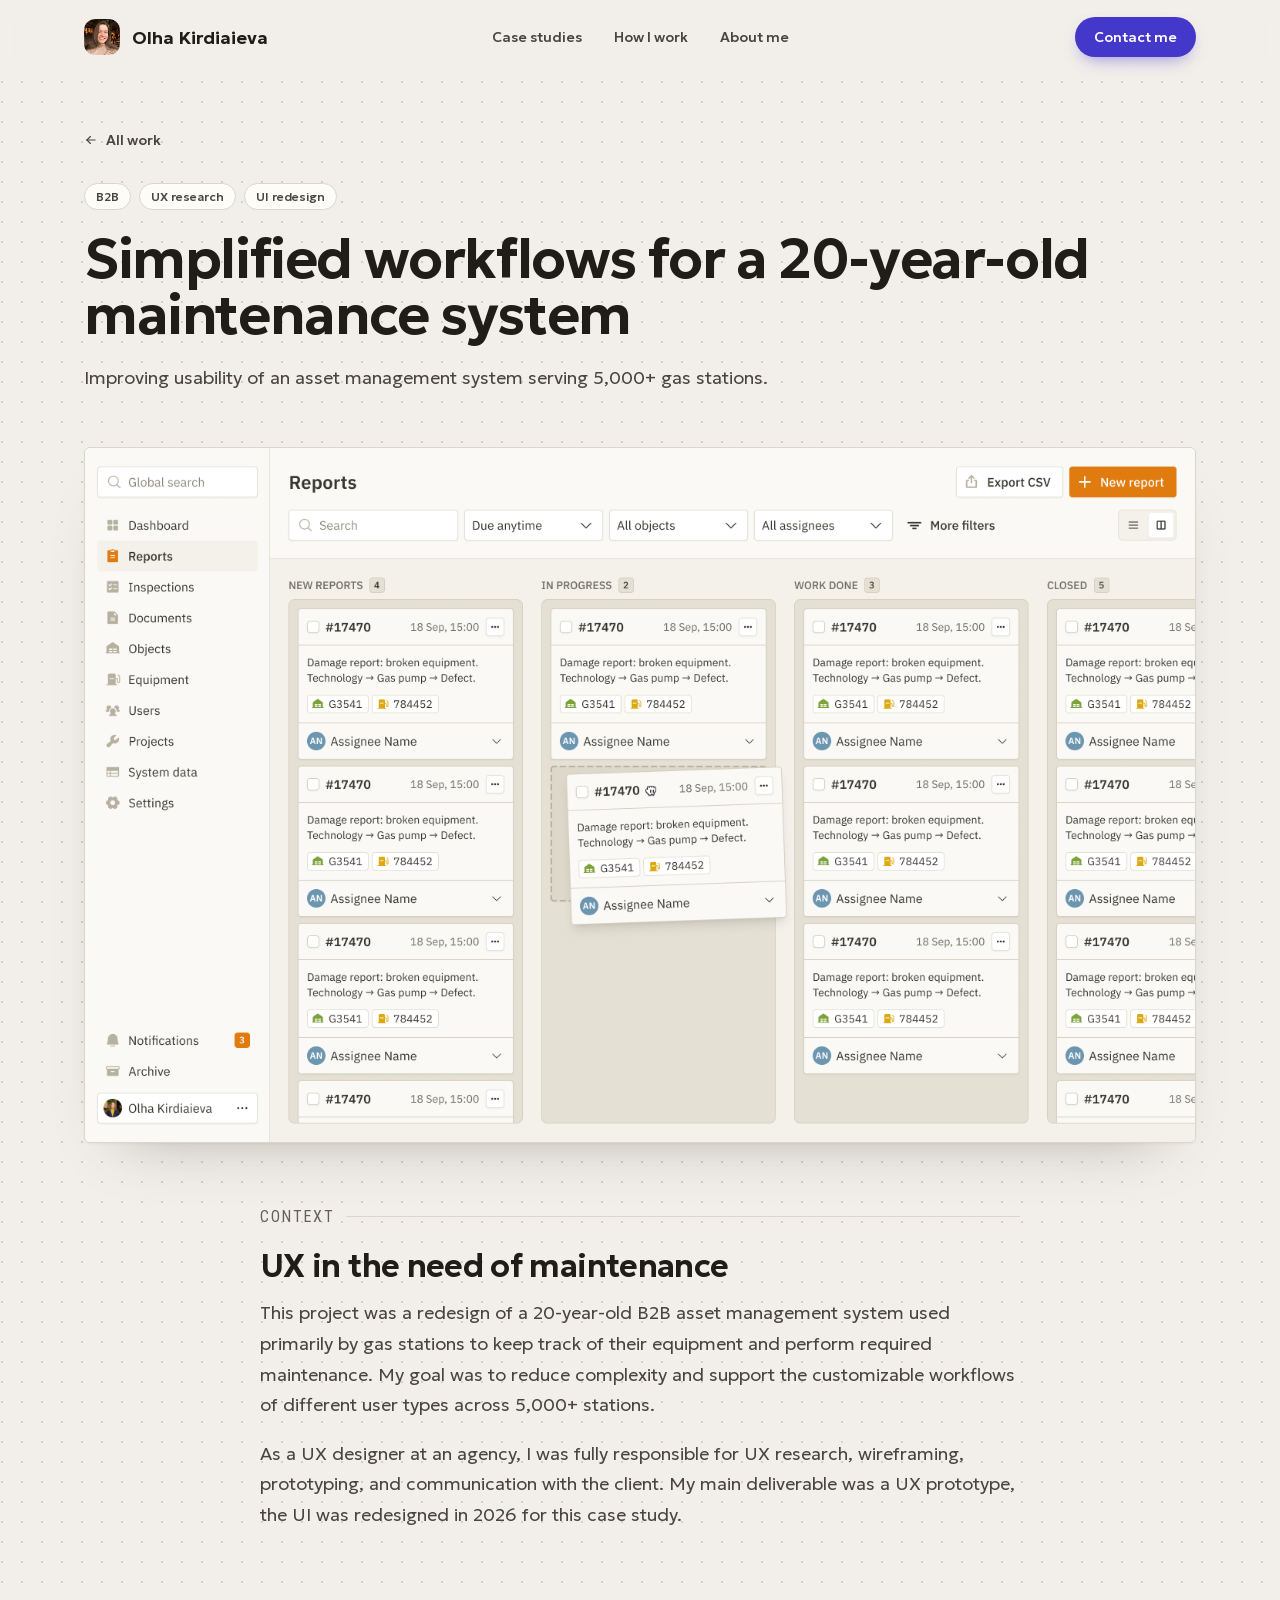
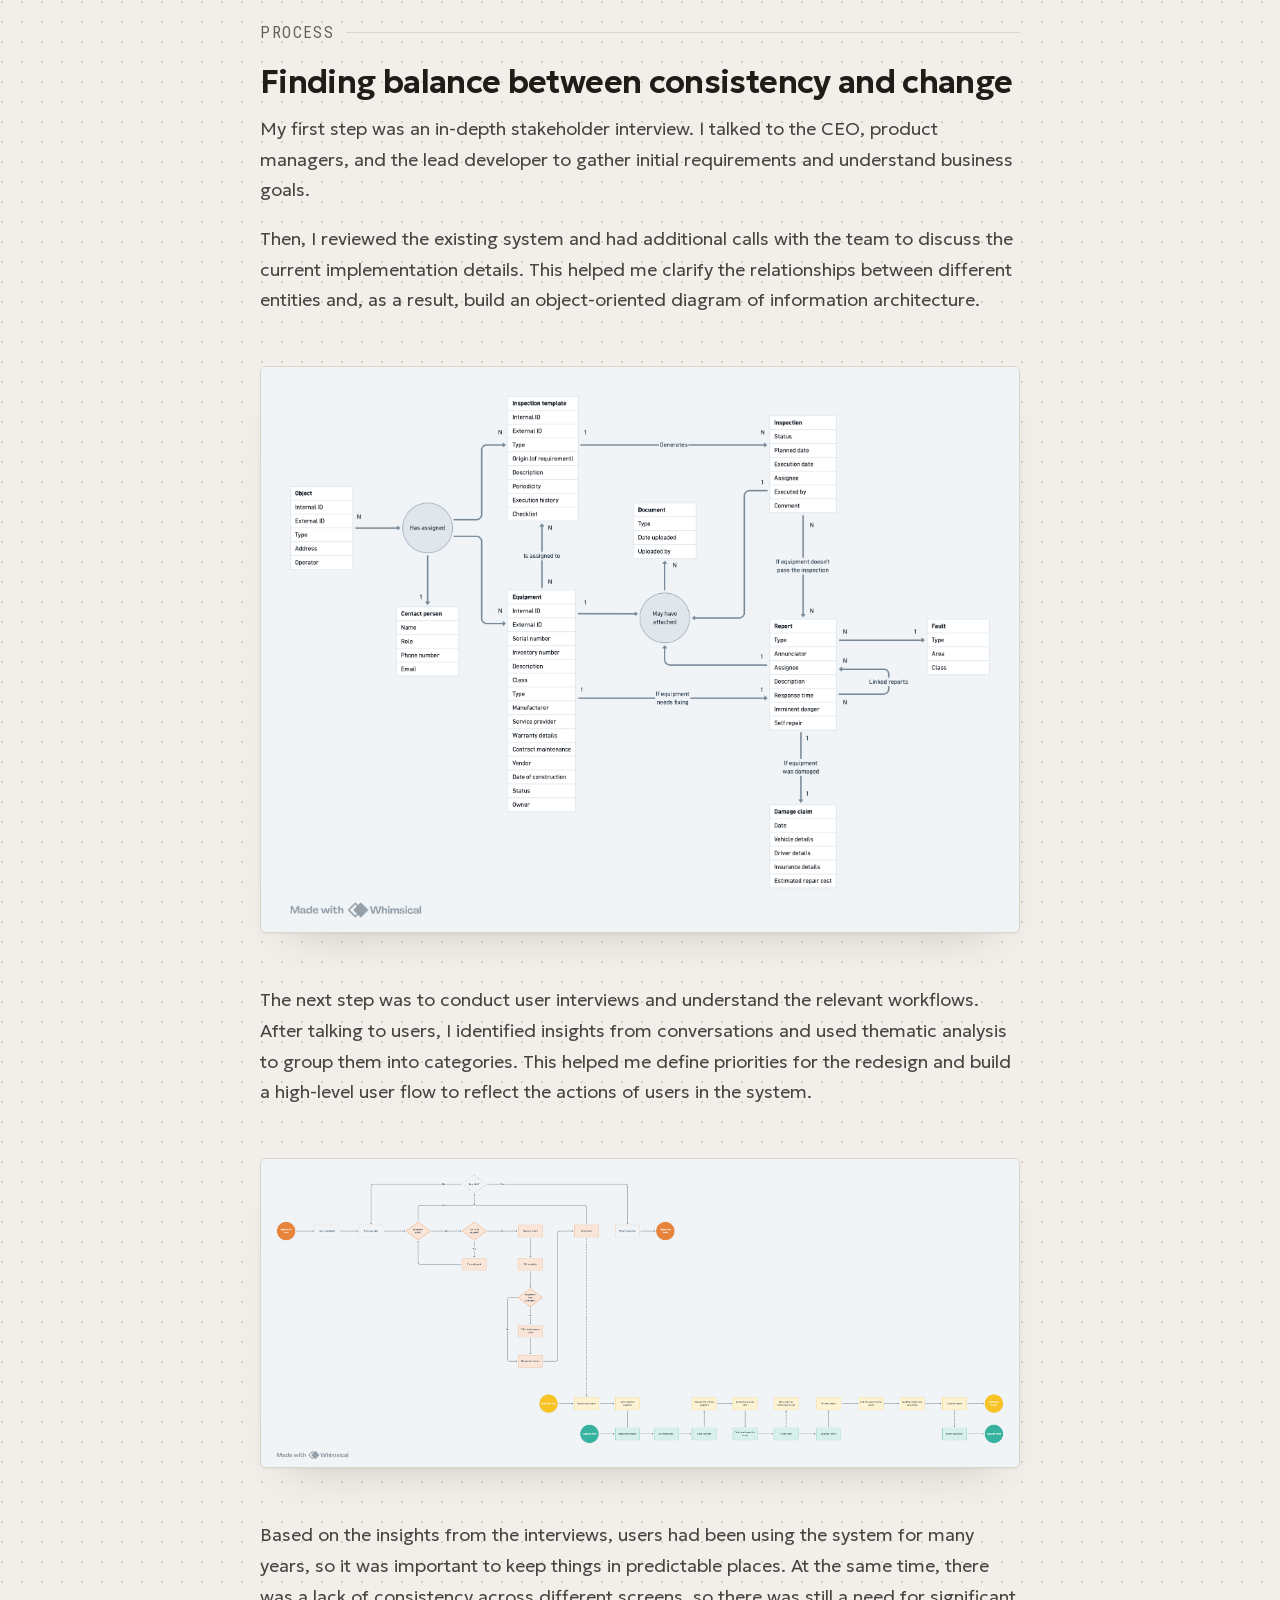
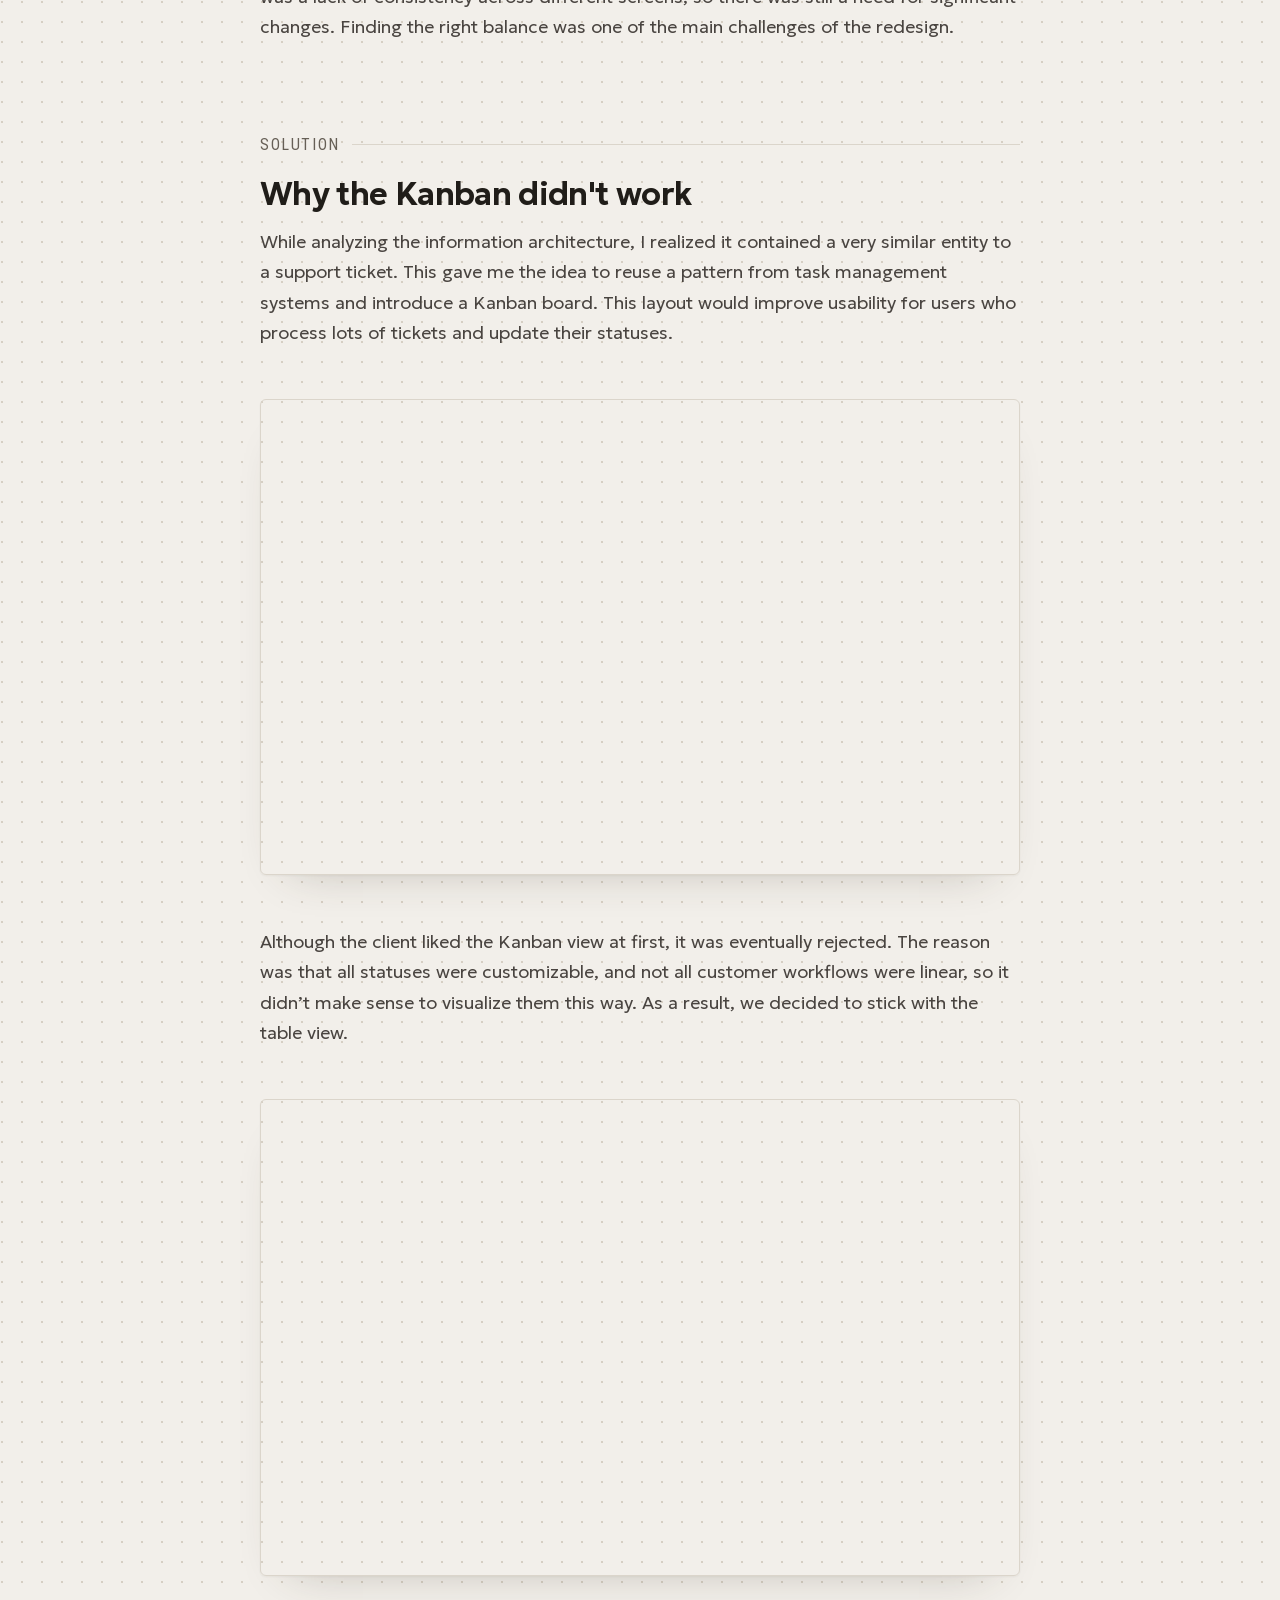
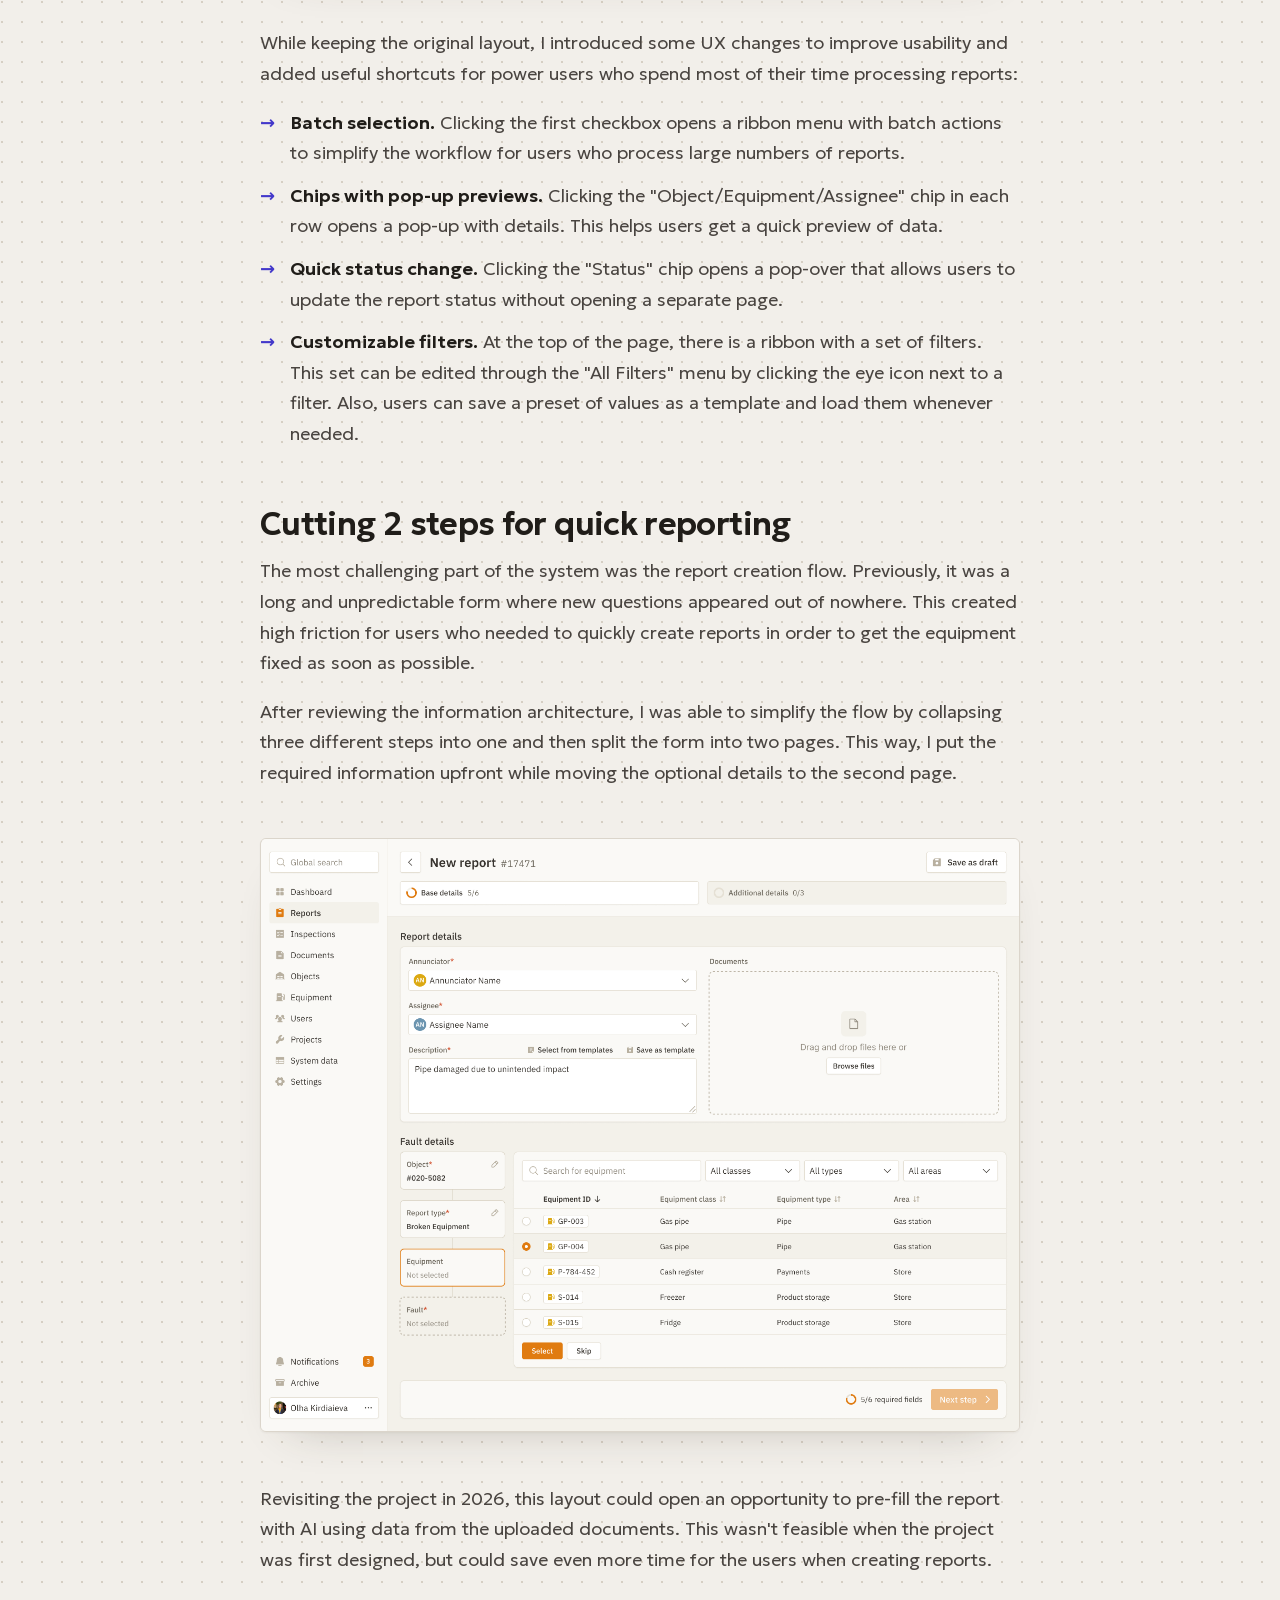
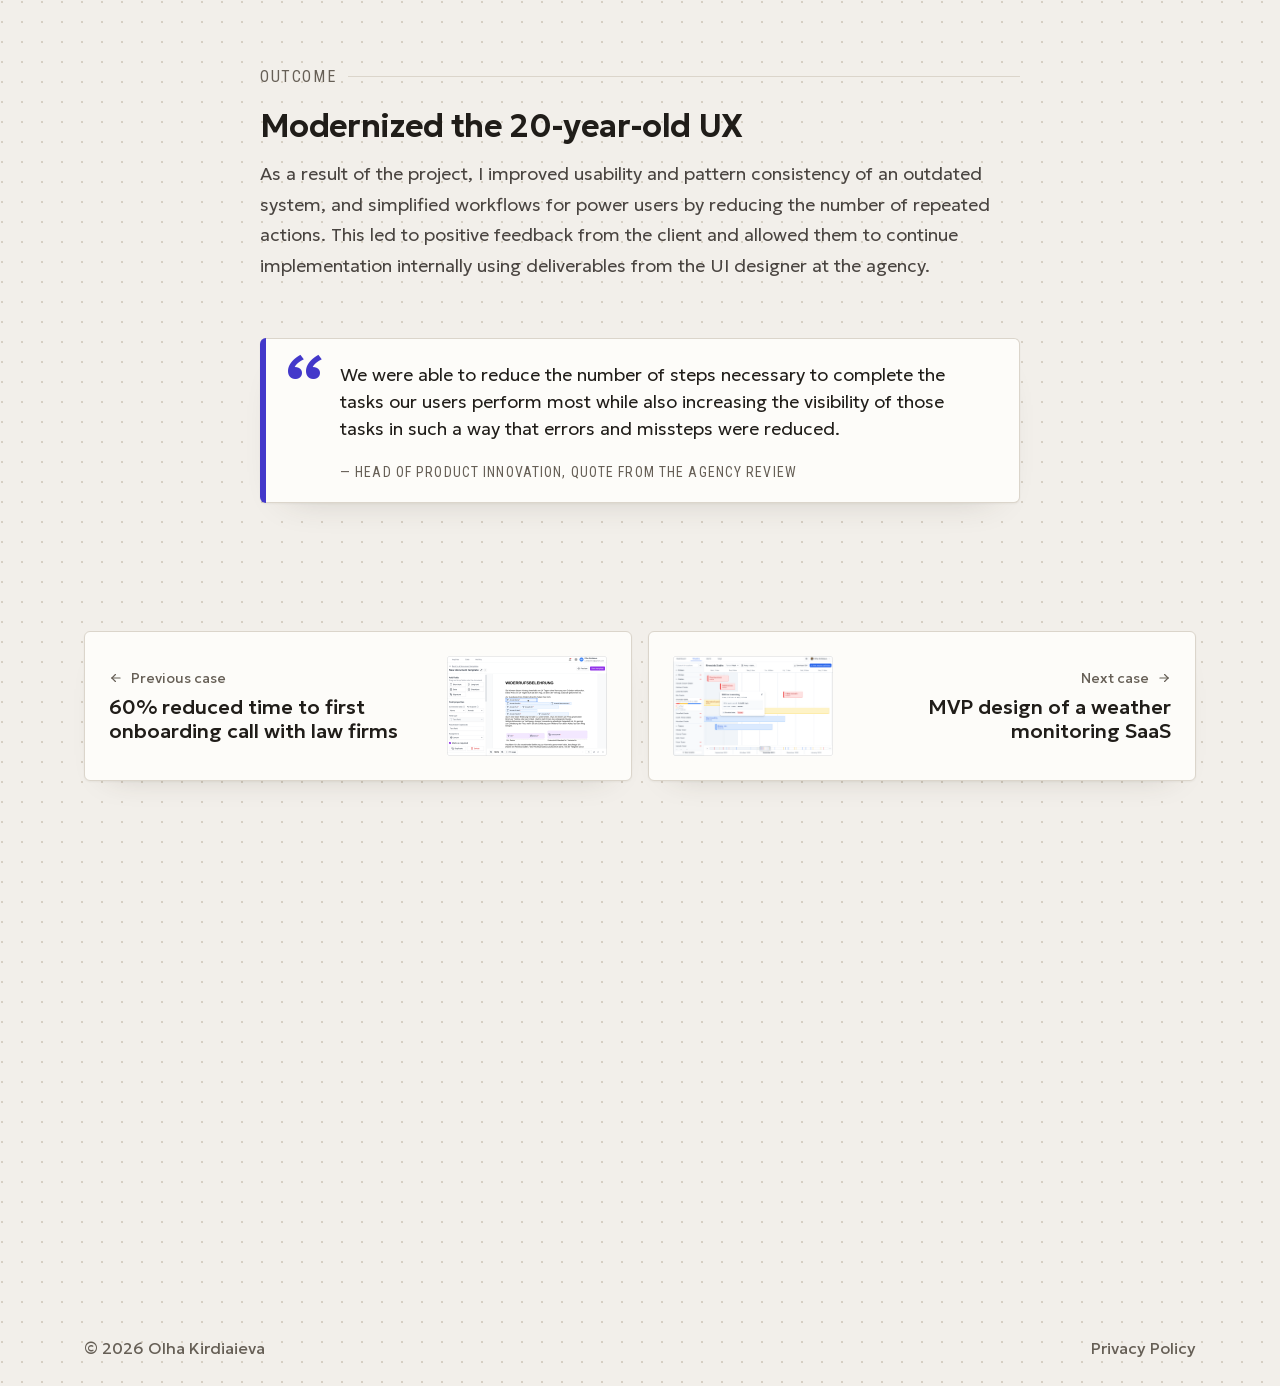
<file: gas-stations.html>
<!DOCTYPE html>
<html lang="en">
<head>
<meta charset="UTF-8" />
<meta name="viewport" content="width=device-width, initial-scale=1.0" />
<meta name="robots" content="noindex, nofollow, noarchive, nosnippet, noimageindex, nocache" />
<meta name="googlebot" content="noindex, nofollow" />
<meta name="referrer" content="no-referrer" />
<meta name="case-slug" content="2022-gas-stations" />
<title>Simplified workflows for a 20-year-old maintenance system — Olha Kirdiaieva</title>
<meta name="description" content="Improving usability of an asset management system serving 5,000+ gas stations." />
<meta property="og:title" content="Simplified workflows for a 20-year-old maintenance system — Olha Kirdiaieva" />
<meta property="og:description" content="Improving usability of an asset management system serving 5,000+ gas stations." />
<link rel="icon" type="image/png" href="favicon.png" />
<!-- Generated by build.py from content/case-studies-md/ — edit the .md or templates/case-study.html, not this file. -->
<!-- Fonts are self-hosted via @font-face in styles.css. -->
<link rel="stylesheet" href="styles.css" />
<script src="js/analytics.js"></script>
</head>
<body>

<!-- ============ HEADER (shared component) ============ -->
<div data-include="partials/header.html"></div>

<main>
  <div id="case-study-root" data-slug="2022-gas-stations">
    <section class="cs-hero">
      <div class="wrap">
        <a class="back-link" href="./#case-gas-stations"><i class="ti ti-arrow-left"></i> All work</a>
        <div class="case-tags"><span class="chip" style="font-size:12px;padding:5px 11px">B2B</span><span class="chip" style="font-size:12px;padding:5px 11px">UX research</span><span class="chip" style="font-size:12px;padding:5px 11px">UI redesign</span></div>
        <h1>Simplified workflows for a 20-year-old maintenance system</h1>
        <p class="lead">Improving usability of an asset management system serving 5,000+ gas stations.</p>
      </div>
    </section>

    <div class="wrap cs-cover">
      <div class="ph has-image"><img src="images/reports-kanban-ui-cover.png" alt="Simplified workflows for a 20-year-old maintenance system" loading="eager" decoding="async" /></div>
    </div>

    <div class="wrap">
      <div class="cs-body">
        <div class="cs-prose"><h2>Context</h2>
<h3>UX in the need of maintenance</h3>
<p>This project was a redesign of a 20-year-old B2B asset management system used primarily by gas stations to keep track of their equipment and perform required maintenance. My goal was to reduce complexity and support the customizable workflows of different user types across 5,000+ stations.</p>
<p>As a UX designer at an agency, I was fully responsible for UX research, wireframing, prototyping, and communication with the client. My main deliverable was a UX prototype, the UI was redesigned in 2026 for this case study.</p>
<h2>Process</h2>
<h3>Finding balance between consistency and change</h3>
<p>My first step was an in-depth stakeholder interview. I talked to the CEO, product managers, and the lead developer to gather initial requirements and understand business goals.</p>
<p>Then, I reviewed the existing system and had additional calls with the team to discuss the current implementation details. This helped me clarify the relationships between different entities and, as a result, build an object-oriented diagram of information architecture.</p>
<img class="md-embed" src="images/reports-ia.png" alt="Information architecture diagram showing how objects, equipment, inspections, reports, faults, documents and damage claims relate to each other" data-label="reports-ia" loading="lazy" decoding="async" />
<p>The next step was to conduct user interviews and understand the relevant workflows. After talking to users, I identified insights from conversations and used thematic analysis to group them into categories. This helped me define priorities for the redesign and build a high-level user flow to reflect the actions of users in the system.</p>
<img class="md-embed" src="images/reports-flow.png" alt="User flow diagram in three lanes: the inspector runs an inspection and creates a report, the technician processes it and requests offers, and the supplier estimates, does the work and invoices" data-label="reports-flow" loading="lazy" decoding="async" />
<p>Based on the insights from the interviews, users had been using the system for many years, so it was important to keep things in predictable places. At the same time, there was a lack of consistency across different screens, so there was still a need for significant changes. Finding the right balance was one of the main challenges of the redesign.</p>
<h2>Solution</h2>
<h3>Why the Kanban didn't work</h3>
<p>While analyzing the information architecture, I realized it contained a very similar entity to a support ticket. This gave me the idea to reuse a pattern from task management systems and introduce a Kanban board. This layout would improve usability for users who process lots of tickets and update their statuses.</p>
<img class="md-embed" src="images/reports-kanban-ui.png" alt="Reports screen as a Kanban board with columns for new reports, in progress, work done and closed, and an action menu open on one card" data-label="reports-kanban-ui" loading="lazy" decoding="async" />
<p>Although the client liked the Kanban view at first, it was eventually rejected. The reason was that all statuses were customizable, and not all customer workflows were linear, so it didn’t make sense to visualize them this way. As a result, we decided to stick with the table view.</p>
<img class="md-embed" src="images/reports-table-ui.png" alt="Reports screen as a table with nested parent and child reports, and a status dropdown open on one row" data-label="reports-table-ui" loading="lazy" decoding="async" />
<p>While keeping the original layout, I introduced some UX changes to improve usability and added useful shortcuts for power users who spend most of their time processing reports:</p>
<ul>
<li><strong>Batch selection.</strong> Clicking the first checkbox opens a ribbon menu with batch actions to simplify the workflow for users who process large numbers of reports.</li>
<li><strong>Chips with pop-up previews.</strong> Clicking the &quot;Object/Equipment/Assignee&quot; chip in each row opens a pop-up with details. This helps users get a quick preview of data.</li>
<li><strong>Quick status change.</strong> Clicking the &quot;Status&quot; chip opens a pop-over that allows users to update the report status without opening a separate page.</li>
<li><strong>Customizable filters.</strong> At the top of the page, there is a ribbon with a set of filters. This set can be edited through the &quot;All Filters&quot; menu by clicking the eye icon next to a filter. Also, users can save a preset of values as a template and load them whenever needed.</li>
</ul>
<h3>Cutting 2 steps for quick reporting</h3>
<p>The most challenging part of the system was the report creation flow. Previously, it was a long and unpredictable form where new questions appeared out of nowhere. This created high friction for users who needed to quickly create reports in order to get the equipment fixed as soon as possible.</p>
<p>After reviewing the information architecture, I was able to simplify the flow by collapsing three different steps into one and then split the form into two pages. This way, I put the required information upfront while moving the optional details to the second page.</p>
<img class="md-embed" src="images/reports-new-ui-filled.png" alt="First step of the new report form: report details, a file upload area, and a step-by-step selection of object, report type, equipment and fault" data-label="reports-new-ui-filled" loading="lazy" decoding="async" />
<p>Revisiting the project in 2026, this layout could open an opportunity to pre-fill the report with AI using data from the uploaded documents. This wasn't feasible when the project was first designed, but could save even more time for the users when creating reports.</p>
<h2>Outcome</h2>
<h3>Modernized the 20-year-old UX</h3>
<p>As a result of the project, I improved usability and pattern consistency of an outdated system, and simplified workflows for power users by reducing the number of repeated actions. This led to positive feedback from the client and allowed them to continue implementation internally using deliverables from the UI designer at the agency.</p>
</div>
        <div class="cs-quote"><p>We were able to reduce the number of steps necessary to complete the tasks our users perform most while also increasing the visibility of those tasks in such a way that errors and missteps were reduced.</p><div class="by">— Head of Product Innovation, quote from the agency review</div></div>
      </div>
      
      <nav class="cs-next" aria-label="More case studies">
        <a href="legal-self-service" class="cs-nav-card prev">
          <div class="ph cover has-image"><img src="images/legal-document-template.png" alt="" loading="lazy" decoding="async" /></div>
          <span class="cs-nav-body">
            <span class="cs-nav-label"><i class="ti ti-arrow-left"></i> Previous case</span>
            <span class="cs-nav-title">60% reduced time to first onboarding call with law firms</span>
          </span>
        </a>
        <a href="weather" class="cs-nav-card next">
          <div class="ph cover has-image"><img src="images/weather-cover.png" alt="" loading="lazy" decoding="async" /></div>
          <span class="cs-nav-body">
            <span class="cs-nav-label">Next case <i class="ti ti-arrow-right"></i></span>
            <span class="cs-nav-title">MVP design of a weather monitoring SaaS</span>
          </span>
        </a>
      </nav>
    </div>
  </div>

  <!-- ============ CONTACT (shared component) ============ -->
  <div data-include="partials/contact.html"></div>
</main>

<!-- ============ FOOTER (shared component) ============ -->
<div data-include="partials/footer.html"></div>

<script src="js/vendor/js-yaml.min.js"></script>
<script src="js/site.js"></script>
</body>
</html>
</file>
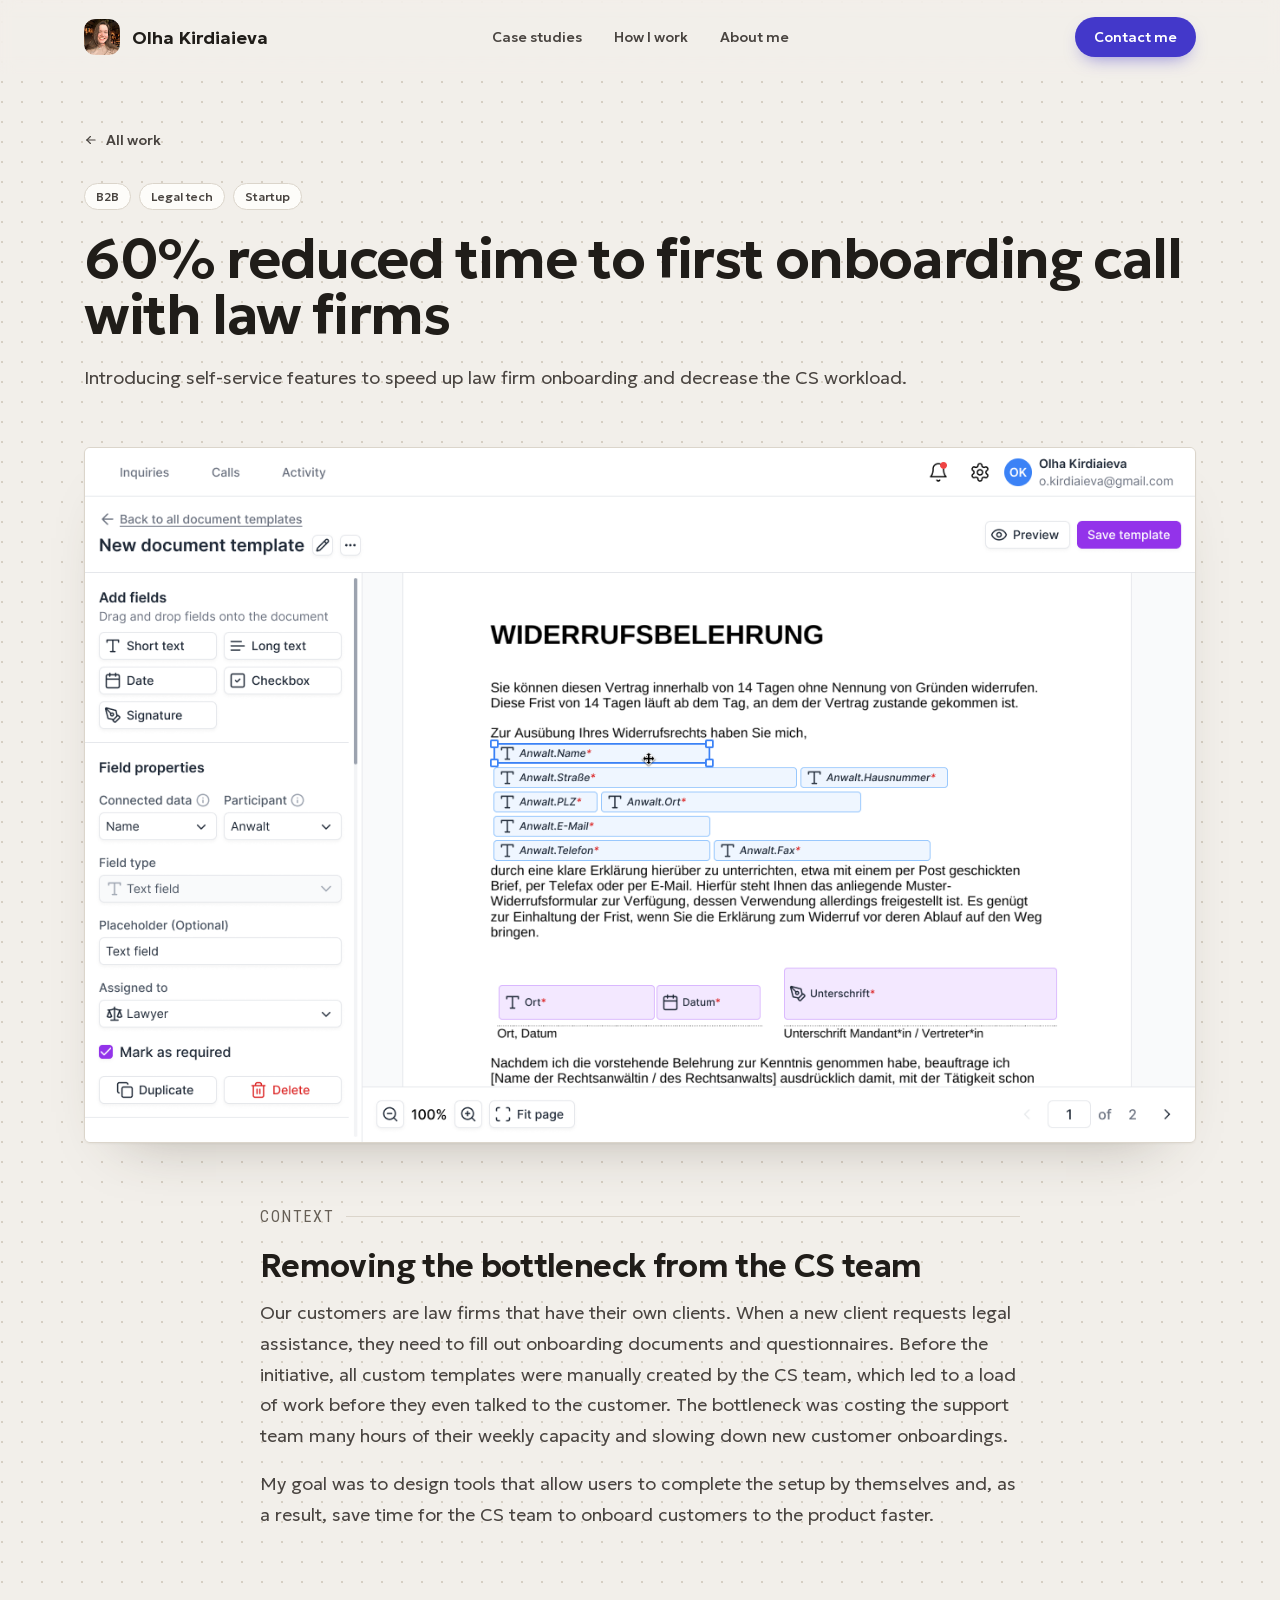
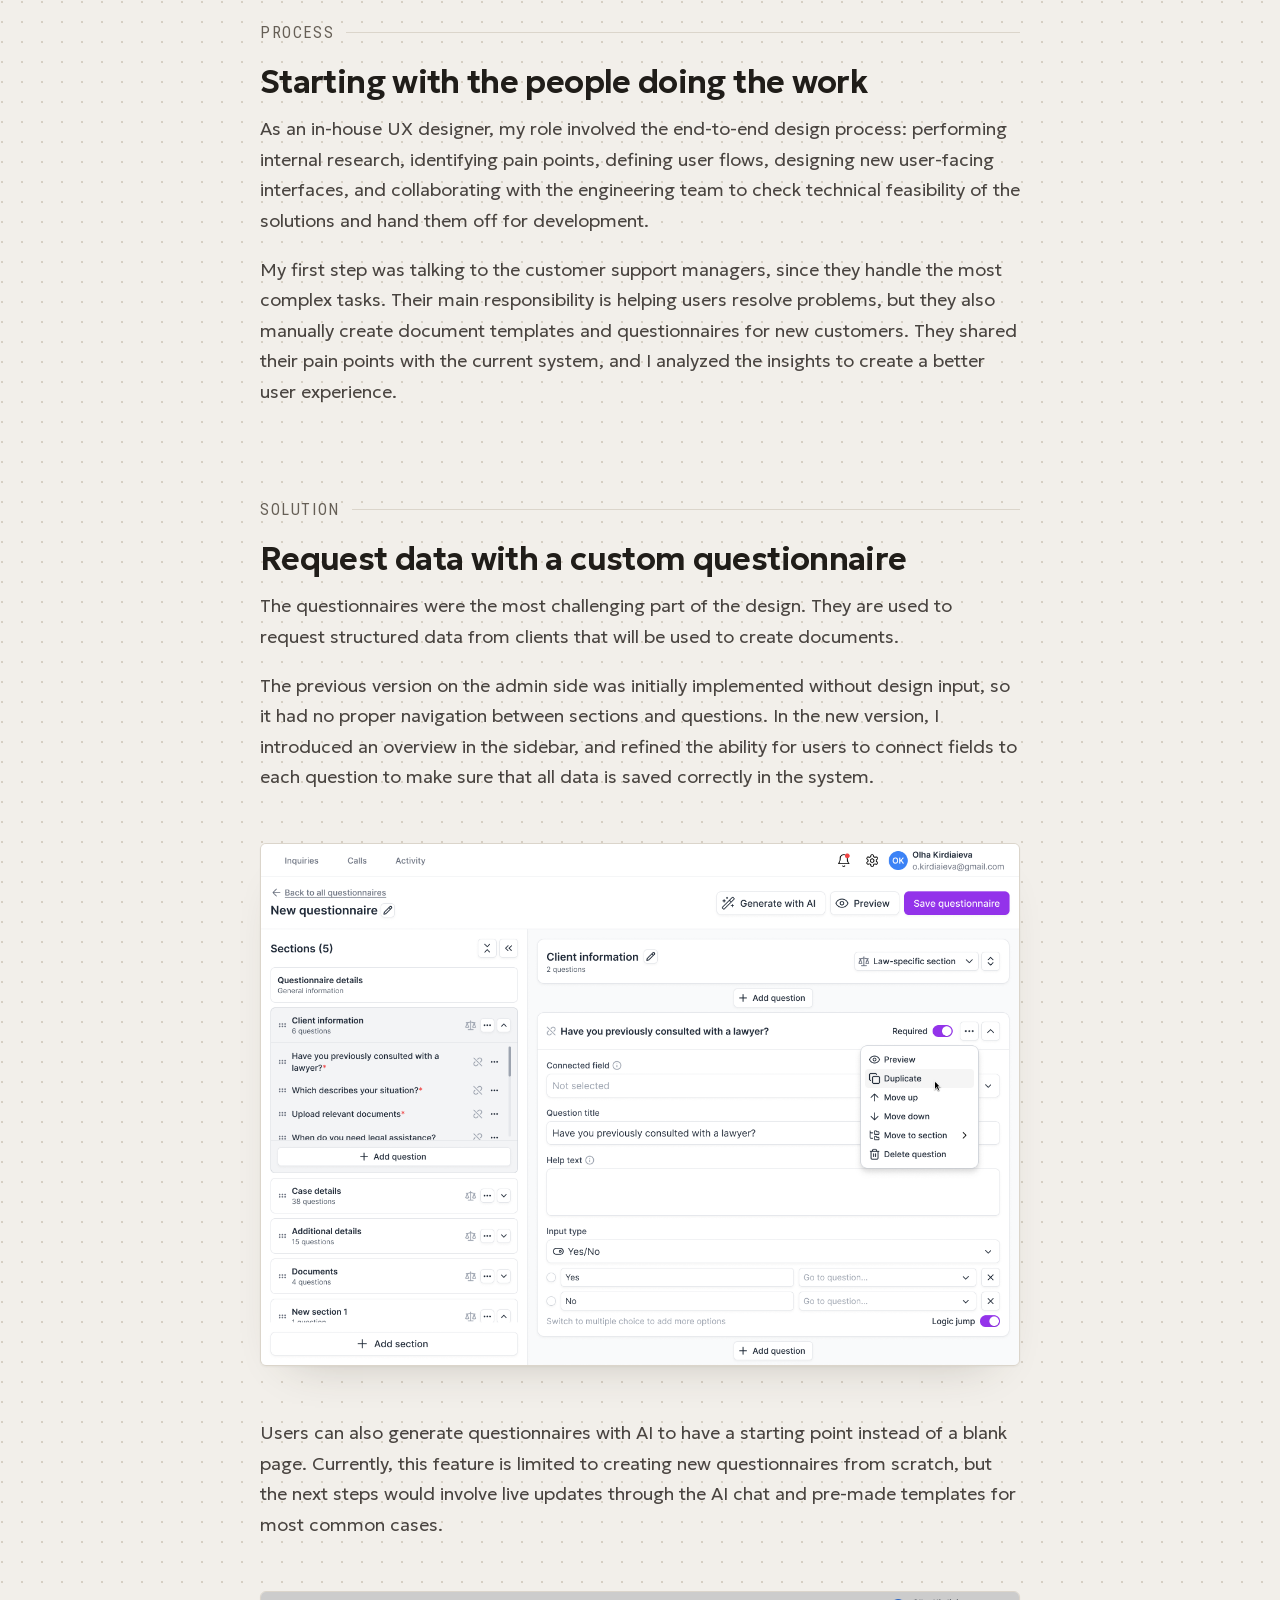
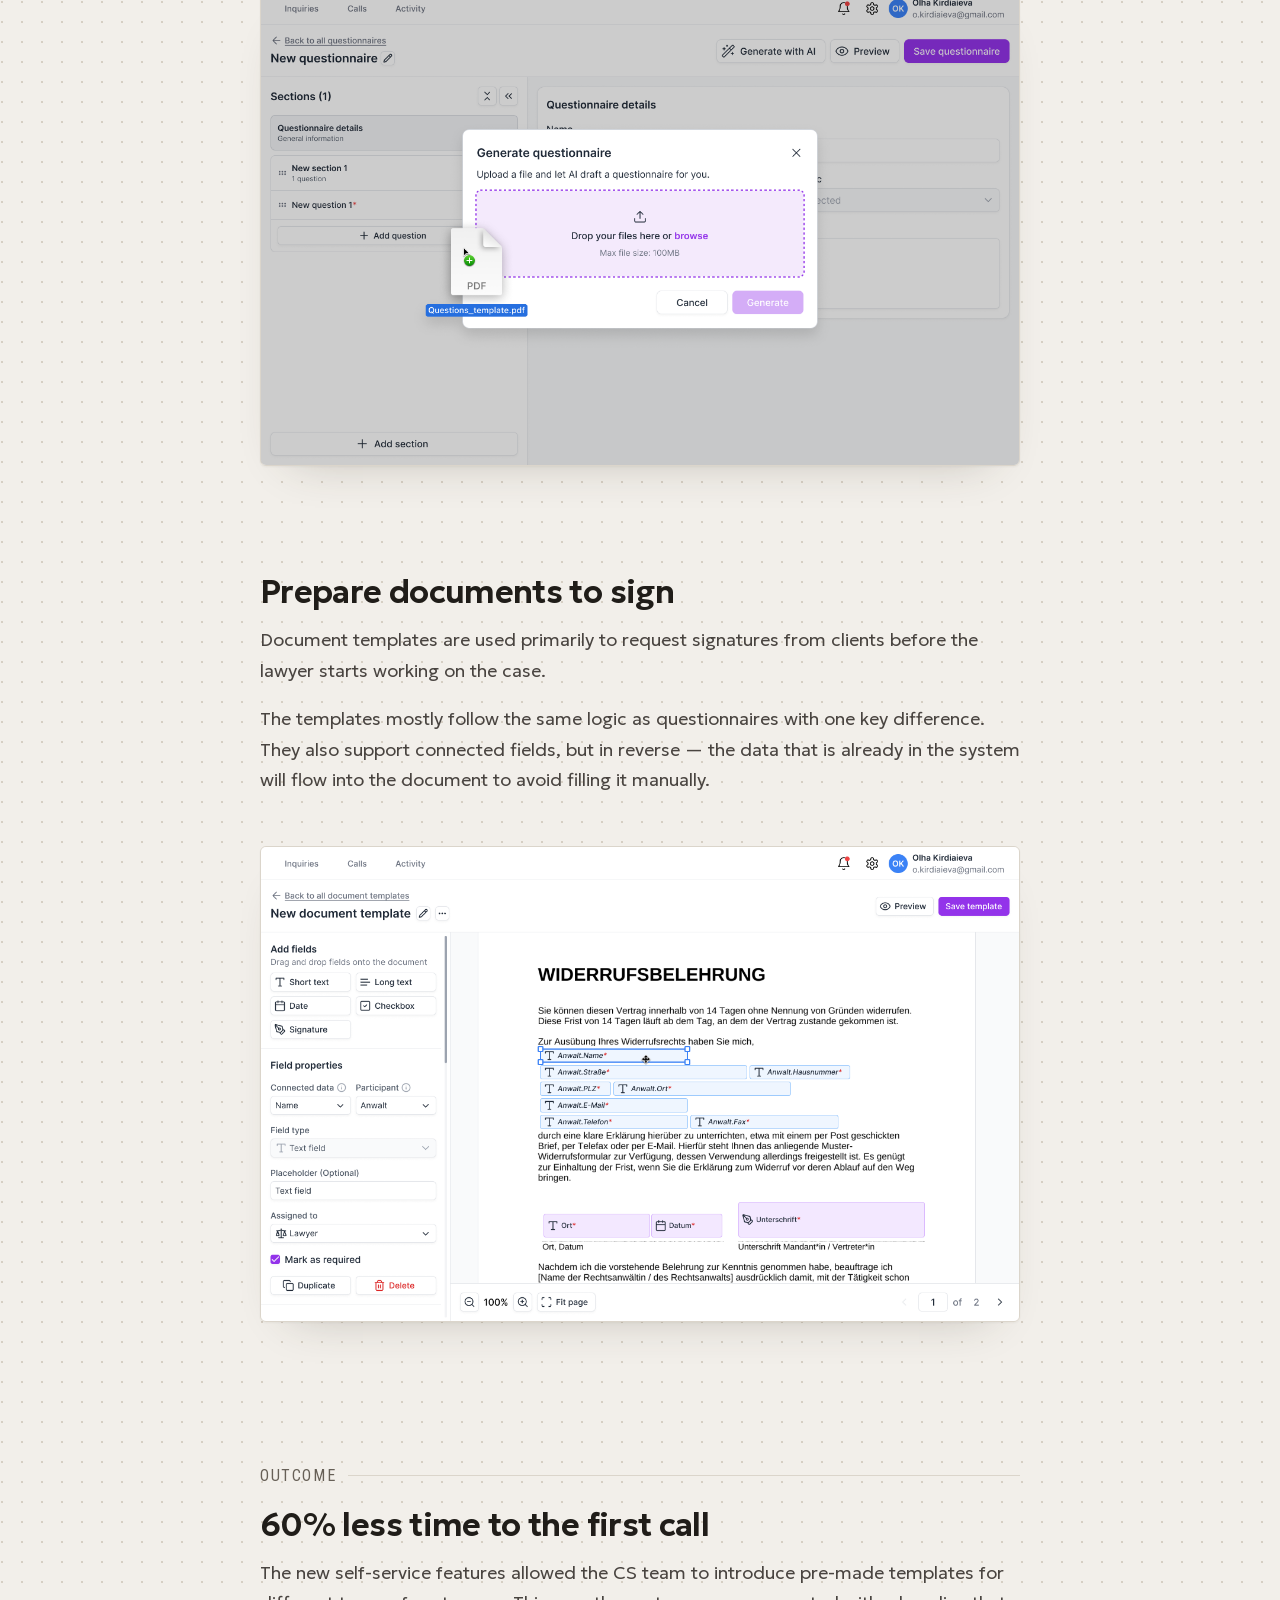
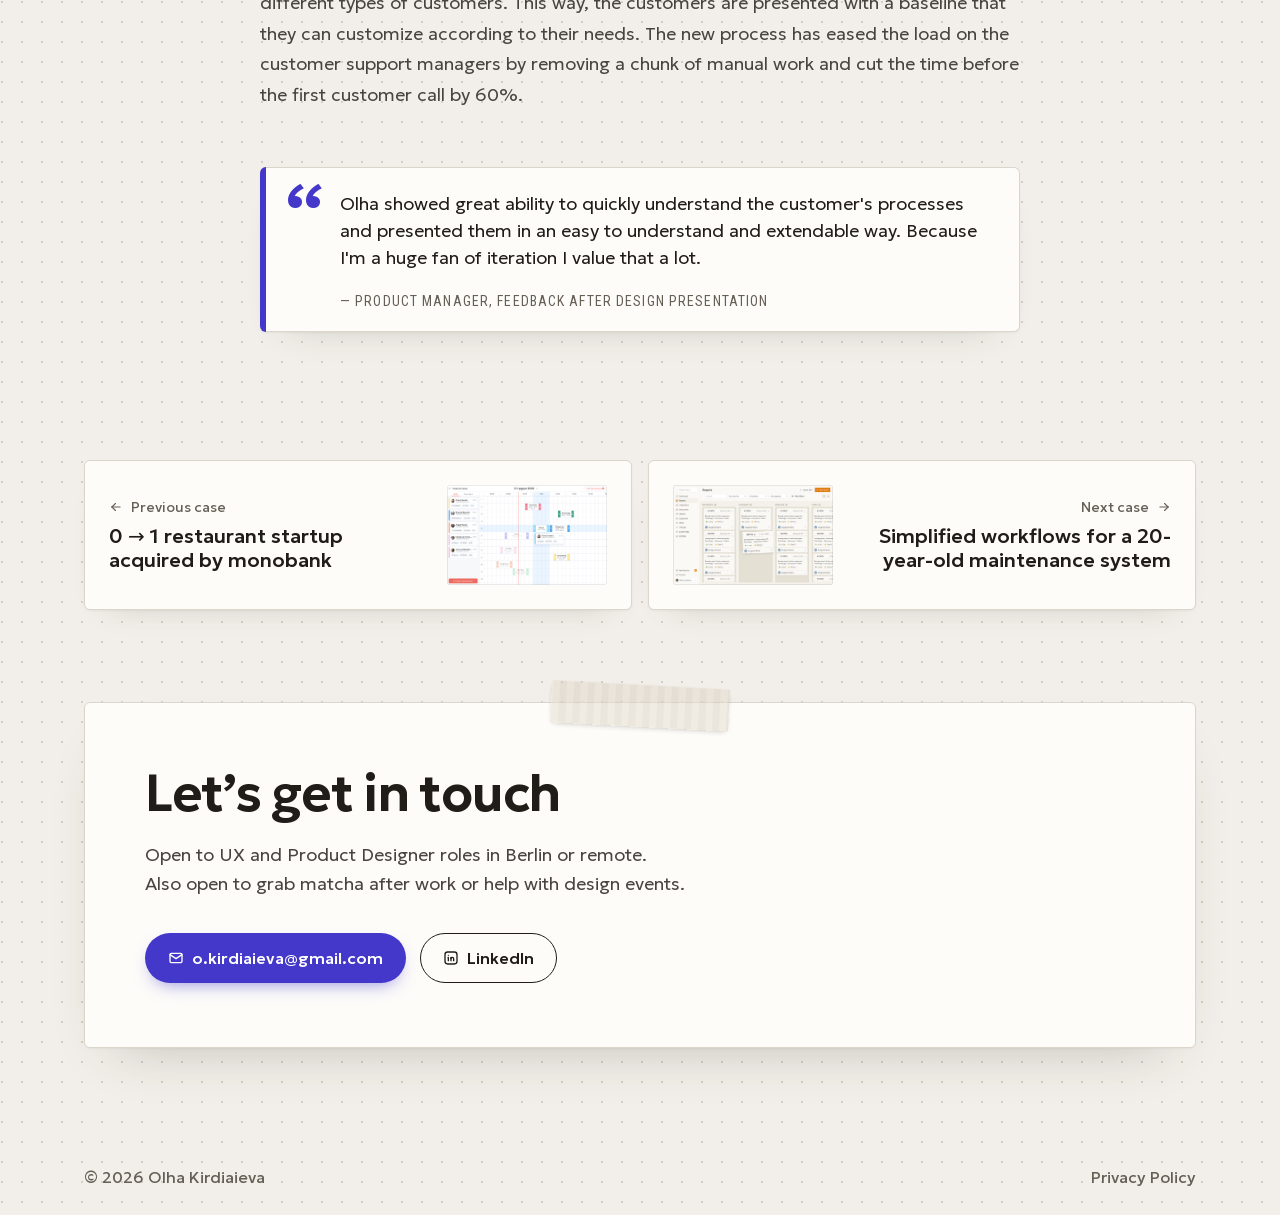
<file: legal-self-service.html>
<!DOCTYPE html>
<html lang="en">
<head>
<meta charset="UTF-8" />
<meta name="viewport" content="width=device-width, initial-scale=1.0" />
<meta name="robots" content="noindex, nofollow, noarchive, nosnippet, noimageindex, nocache" />
<meta name="googlebot" content="noindex, nofollow" />
<meta name="referrer" content="no-referrer" />
<meta name="case-slug" content="2025-legal-self-service" />
<title>60% reduced time to first onboarding call with law firms — Olha Kirdiaieva</title>
<meta name="description" content="Introducing self-service features to speed up law firm onboarding and decrease the CS workload." />
<meta property="og:title" content="60% reduced time to first onboarding call with law firms — Olha Kirdiaieva" />
<meta property="og:description" content="Introducing self-service features to speed up law firm onboarding and decrease the CS workload." />
<link rel="icon" type="image/png" href="favicon.png" />
<!-- Generated by build.py from content/case-studies-md/ — edit the .md or templates/case-study.html, not this file. -->
<!-- Fonts are self-hosted via @font-face in styles.css. -->
<link rel="stylesheet" href="styles.css" />
<script src="js/analytics.js"></script>
</head>
<body>

<!-- ============ HEADER (shared component) ============ -->
<div data-include="partials/header.html"></div>

<main>
  <div id="case-study-root" data-slug="2025-legal-self-service">
    <section class="cs-hero">
      <div class="wrap">
        <a class="back-link" href="./#case-legal-self-service"><i class="ti ti-arrow-left"></i> All work</a>
        <div class="case-tags"><span class="chip" style="font-size:12px;padding:5px 11px">B2B</span><span class="chip" style="font-size:12px;padding:5px 11px">Legal tech</span><span class="chip" style="font-size:12px;padding:5px 11px">Startup</span></div>
        <h1>60% reduced time to first onboarding call with law firms</h1>
        <p class="lead">Introducing self-service features to speed up law firm onboarding and decrease the CS workload.</p>
      </div>
    </section>

    <div class="wrap cs-cover">
      <div class="ph has-image"><img src="images/legal-document-template.png" alt="60% reduced time to first onboarding call with law firms" loading="eager" decoding="async" /></div>
    </div>

    <div class="wrap">
      <div class="cs-body">
        <div class="cs-prose"><h2>Context</h2>
<h3>Removing the bottleneck from the CS team</h3>
<p>Our customers are law firms that have their own clients. When a new client requests legal assistance, they need to fill out onboarding documents and questionnaires. Before the initiative, all custom templates were manually created by the CS team, which led to a load of work before they even talked to the customer. The bottleneck was costing the support team many hours of their weekly capacity and slowing down new customer onboardings.</p>
<p>My goal was to design tools that allow users to complete the setup by themselves and, as a result, save time for the CS team to onboard customers to the product faster.</p>
<h2>Process</h2>
<h3>Starting with the people doing the work</h3>
<p>As an in-house UX designer, my role involved the end-to-end design process: performing internal research, identifying pain points, defining user flows, designing new user-facing interfaces, and collaborating with the engineering team to check technical feasibility of the solutions and hand them off for development.</p>
<p>My first step was talking to the customer support managers, since they handle the most complex tasks. Their main responsibility is helping users resolve problems, but they also manually create document templates and questionnaires for new customers. They shared their pain points with the current system, and I analyzed the insights to create a better user experience.</p>
<h2>Solution</h2>
<h3>Request data with a custom questionnaire</h3>
<p>The questionnaires were the most challenging part of the design. They are used to request structured data from clients that will be used to create documents.</p>
<p>The previous version on the admin side was initially implemented without design input, so it had no proper navigation between sections and questions. In the new version, I introduced an overview in the sidebar, and refined the ability for users to connect fields to each question to make sure that all data is saved correctly in the system.</p>
<img class="md-embed" src="images/legal-questionnaire.png" alt="Questionnaire editor with a sidebar of sections and questions, and a question form with title, help text, input type and answer options with logic jumps" data-label="legal-questionnaire" loading="lazy" decoding="async" />
<p>Users can also generate questionnaires with AI to have a starting point instead of a blank page. Currently, this feature is limited to creating new questionnaires from scratch, but the next steps would involve live updates through the AI chat and pre-made templates for most common cases.</p>
<img class="md-embed" src="images/legal-questionnaire-generate.png" alt="Dialog for generating a questionnaire with AI by uploading a PDF document with drag-and-drop" data-label="legal-questionnaire-generate" loading="lazy" decoding="async" />
<h3>Prepare documents to sign</h3>
<p>Document templates are used primarily to request signatures from clients before the lawyer starts working on the case.</p>
<p>The templates mostly follow the same logic as questionnaires with one key difference. They also support connected fields, but in reverse — the data that is already in the system will flow into the document to avoid filling it manually.</p>
<img class="md-embed" src="images/legal-document-template.png" alt="Document template editor with a PDF page, fields such as name, address and signature placed on it, and a properties panel for the selected field" data-label="legal-document-template" loading="lazy" decoding="async" />
<h2>Outcome</h2>
<h3>60% less time to the first call</h3>
<p>The new self-service features allowed the CS team to introduce pre-made templates for different types of customers. This way, the customers are presented with a baseline that they can customize according to their needs. The new process has eased the load on the customer support managers by removing a chunk of manual work and cut the time before the first customer call by 60%.</p>
</div>
        <div class="cs-quote"><p>Olha showed great ability to quickly understand the customer&#39;s processes and presented them in an easy to understand and extendable way. Because I&#39;m a huge fan of iteration I value that a lot.</p><div class="by">— Product Manager, feedback after design presentation</div></div>
      </div>
      
      <nav class="cs-next" aria-label="More case studies">
        <a href="restaurants" class="cs-nav-card prev">
          <div class="ph cover has-image"><img src="images/restaurants-timeline.png" alt="" loading="lazy" decoding="async" /></div>
          <span class="cs-nav-body">
            <span class="cs-nav-label"><i class="ti ti-arrow-left"></i> Previous case</span>
            <span class="cs-nav-title">0 → 1 restaurant startup acquired by monobank</span>
          </span>
        </a>
        <a href="gas-stations" class="cs-nav-card next">
          <div class="ph cover has-image"><img src="images/reports-kanban-ui-cover.png" alt="" loading="lazy" decoding="async" /></div>
          <span class="cs-nav-body">
            <span class="cs-nav-label">Next case <i class="ti ti-arrow-right"></i></span>
            <span class="cs-nav-title">Simplified workflows for a 20-year-old maintenance system</span>
          </span>
        </a>
      </nav>
    </div>
  </div>

  <!-- ============ CONTACT (shared component) ============ -->
  <div data-include="partials/contact.html"></div>
</main>

<!-- ============ FOOTER (shared component) ============ -->
<div data-include="partials/footer.html"></div>

<script src="js/vendor/js-yaml.min.js"></script>
<script src="js/site.js"></script>
</body>
</html>
</file>
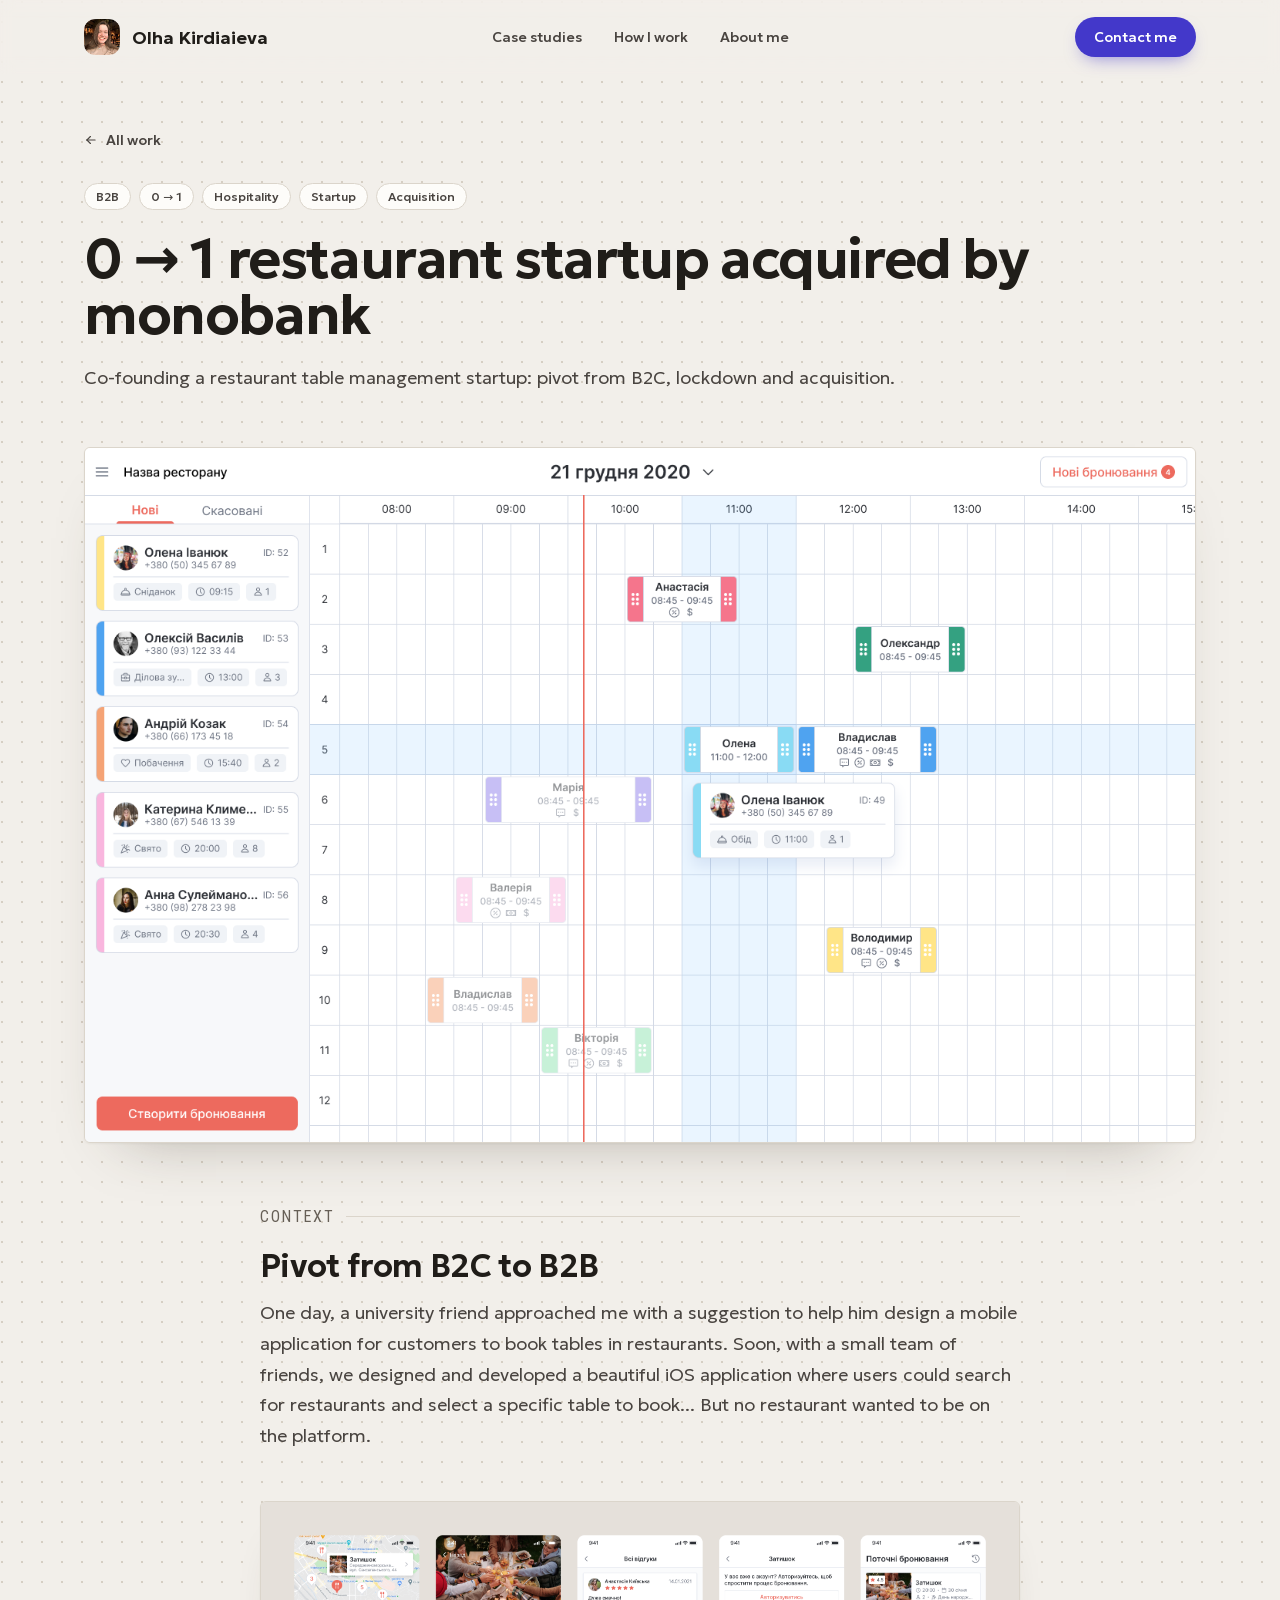
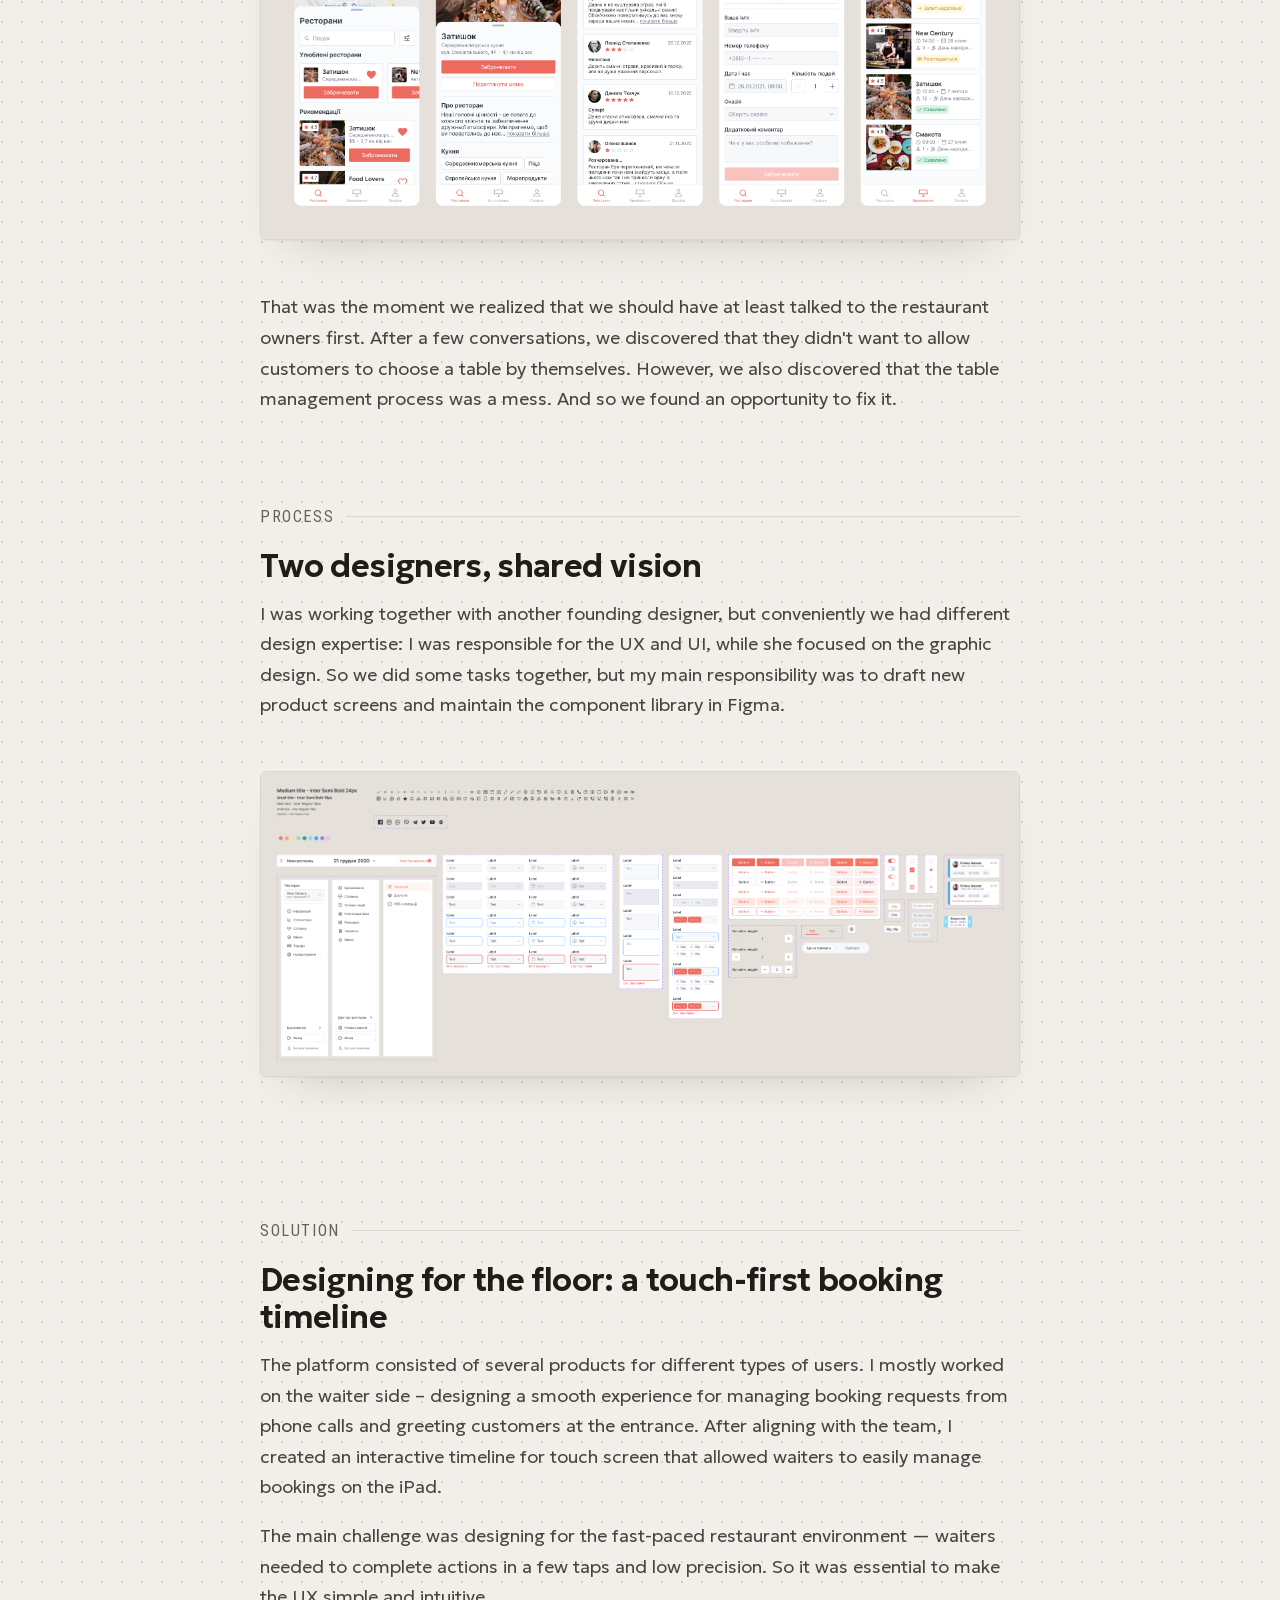
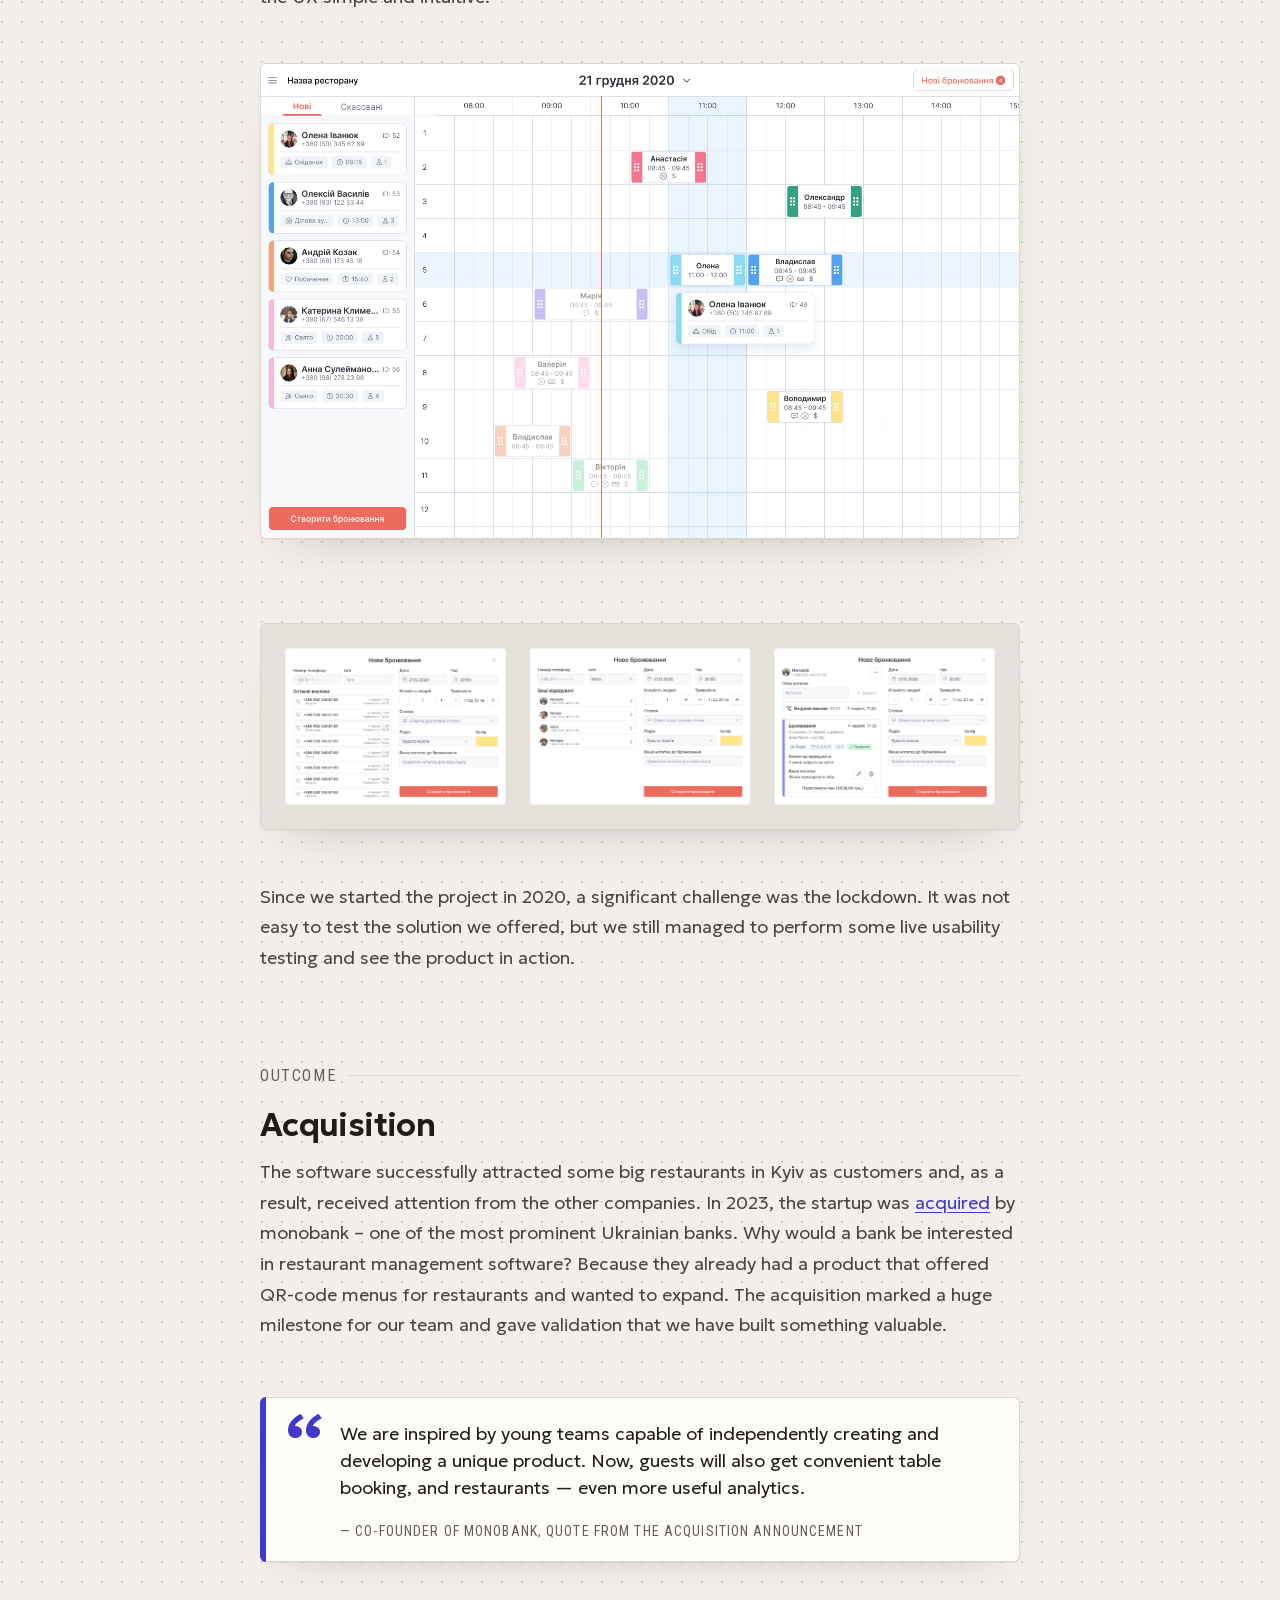
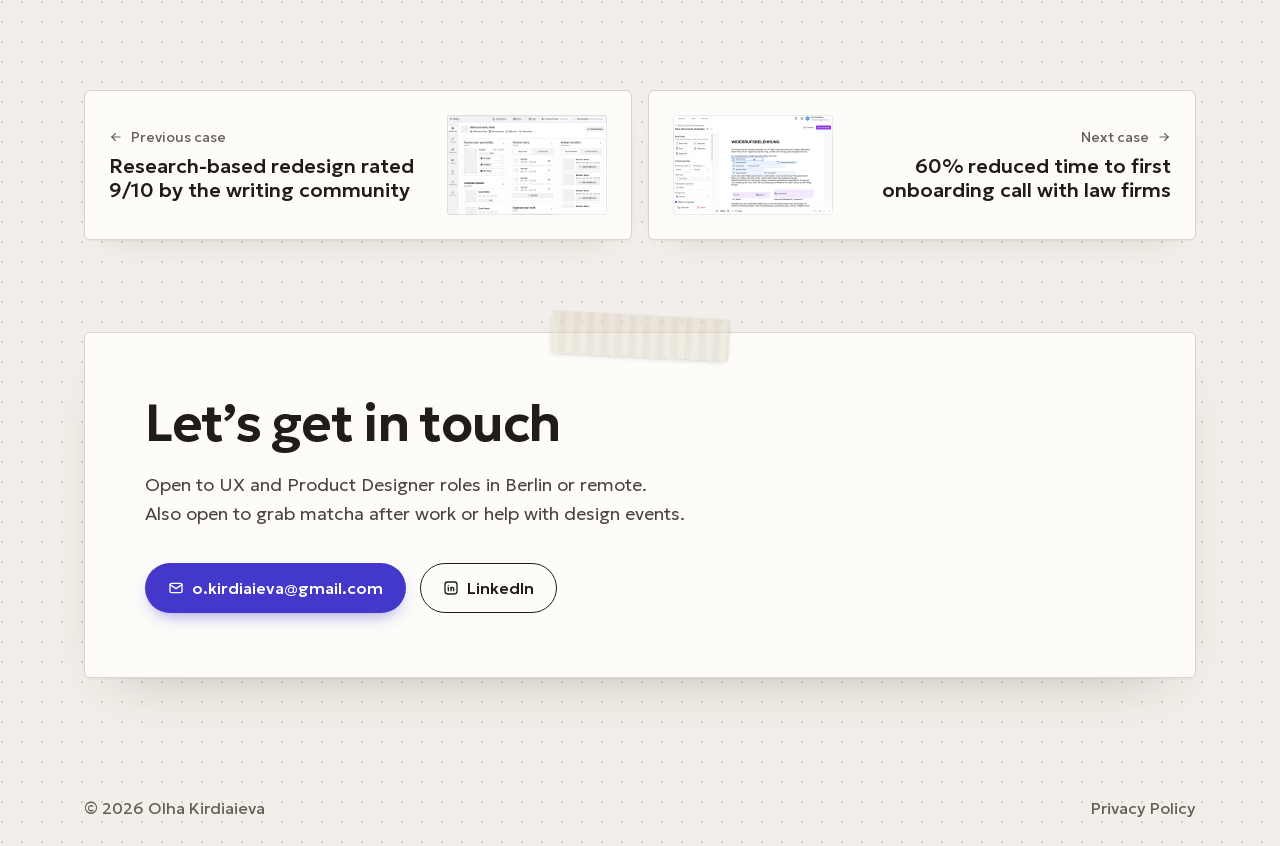
<file: restaurants.html>
<!DOCTYPE html>
<html lang="en">
<head>
<meta charset="UTF-8" />
<meta name="viewport" content="width=device-width, initial-scale=1.0" />
<meta name="robots" content="noindex, nofollow, noarchive, nosnippet, noimageindex, nocache" />
<meta name="googlebot" content="noindex, nofollow" />
<meta name="referrer" content="no-referrer" />
<meta name="case-slug" content="2020-restaurants" />
<title>0 → 1 restaurant startup acquired by monobank — Olha Kirdiaieva</title>
<meta name="description" content="Co-founding a restaurant table management startup: pivot from B2C, lockdown and acquisition." />
<meta property="og:title" content="0 → 1 restaurant startup acquired by monobank — Olha Kirdiaieva" />
<meta property="og:description" content="Co-founding a restaurant table management startup: pivot from B2C, lockdown and acquisition." />
<link rel="icon" type="image/png" href="favicon.png" />
<!-- Generated by build.py from content/case-studies-md/ — edit the .md or templates/case-study.html, not this file. -->
<!-- Fonts are self-hosted via @font-face in styles.css. -->
<link rel="stylesheet" href="styles.css" />
<script src="js/analytics.js"></script>
</head>
<body>

<!-- ============ HEADER (shared component) ============ -->
<div data-include="partials/header.html"></div>

<main>
  <div id="case-study-root" data-slug="2020-restaurants">
    <section class="cs-hero">
      <div class="wrap">
        <a class="back-link" href="./#case-restaurants"><i class="ti ti-arrow-left"></i> All work</a>
        <div class="case-tags"><span class="chip" style="font-size:12px;padding:5px 11px">B2B</span><span class="chip" style="font-size:12px;padding:5px 11px">0 → 1</span><span class="chip" style="font-size:12px;padding:5px 11px">Hospitality</span><span class="chip" style="font-size:12px;padding:5px 11px">Startup</span><span class="chip" style="font-size:12px;padding:5px 11px">Acquisition</span></div>
        <h1>0 → 1 restaurant startup acquired by monobank</h1>
        <p class="lead">Co-founding a restaurant table management startup: pivot from B2C, lockdown and acquisition.</p>
      </div>
    </section>

    <div class="wrap cs-cover">
      <div class="ph has-image"><img src="images/restaurants-timeline.png" alt="0 → 1 restaurant startup acquired by monobank" loading="eager" decoding="async" /></div>
    </div>

    <div class="wrap">
      <div class="cs-body">
        <div class="cs-prose"><h2>Context</h2>
<h3>Pivot from B2C to B2B</h3>
<p>One day, a university friend approached me with a suggestion to help him design a mobile application for customers to book tables in restaurants. Soon, with a small team of friends, we designed and developed a beautiful iOS application where users could search for restaurants and select a specific table to book... But no restaurant wanted to be on the platform.</p>
<img class="md-embed" src="images/restaurants-mobile.png" alt="Five screens of the mobile app for restaurant guests, in Ukrainian: restaurant list with a map, restaurant page, reviews, booking form and current bookings" data-label="restaurants-mobile" loading="lazy" decoding="async" />
<p>That was the moment we realized that we should have at least talked to the restaurant owners first. After a few conversations, we discovered that they didn't want to allow customers to choose a table by themselves. However, we also discovered that the table management process was a mess. And so we found an opportunity to fix it.</p>
<h2>Process</h2>
<h3>Two designers, shared vision</h3>
<p>I was working together with another founding designer, but conveniently we had different design expertise: I was responsible for the UX and UI, while she focused on the graphic design. So we did some tasks together, but my main responsibility was to draft new product screens and maintain the component library in Figma.</p>
<img class="md-embed" src="images/restaurants-components.png" alt="Design system sheet with typography, icons, colors, form fields, buttons, toggles, chips, navigation menus and booking cards" data-label="restaurants-components" loading="lazy" decoding="async" />
<h2>Solution</h2>
<h3>Designing for the floor: a touch-first booking timeline</h3>
<p>The platform consisted of several products for different types of users. I mostly worked on the waiter side – designing a smooth experience for managing booking requests from phone calls and greeting customers at the entrance. After aligning with the team, I created an interactive timeline for touch screen that allowed waiters to easily manage bookings on the iPad.</p>
<p>The main challenge was designing for the fast-paced restaurant environment — waiters needed to complete actions in a few taps and low precision. So it was essential to make the UX simple and intuitive.</p>
<img class="md-embed" src="images/restaurants-timeline.png" alt="Web app for restaurant staff, in Ukrainian: a list of new bookings on the left and a timeline of tables by time on the right, with bookings as draggable blocks" data-label="restaurants-timeline" loading="lazy" decoding="async" />
<img class="md-embed" src="images/restaurants-booking.png" alt="Three states of the new booking dialog, in Ukrainian: recent calls, matching guests while typing a name, and an existing guest&#39;s call and booking history" data-label="restaurants-booking" loading="lazy" decoding="async" />
<p>Since we started the project in 2020, a significant challenge was the lockdown. It was not easy to test the solution we offered, but we still managed to perform some live usability testing and see the product in action.</p>
<h2>Outcome</h2>
<h3>Acquisition</h3>
<p>The software successfully attracted some big restaurants in Kyiv as customers and, as a result, received attention from the other companies. In 2023, the startup was <a href="https://forbes.ua/news/monobank-pridbav-servis-takeuseat-18092023-16052" target="_blank">acquired</a> by monobank – one of the most prominent Ukrainian banks. Why would a bank be interested in restaurant management software? Because they already had a product that offered QR-code menus for restaurants and wanted to expand. The acquisition marked a huge milestone for our team and gave validation that we have built something valuable.</p>
</div>
        <div class="cs-quote"><p>We are inspired by young teams capable of independently creating and developing a unique product. Now, guests will also get convenient table booking, and restaurants — even more useful analytics.</p><div class="by">— Co-founder of monobank, quote from the acquisition announcement</div></div>
      </div>
      
      <nav class="cs-next" aria-label="More case studies">
        <a href="writing" class="cs-nav-card prev">
          <div class="ph cover has-image"><img src="images/writing-dashboard.png" alt="" loading="lazy" decoding="async" /></div>
          <span class="cs-nav-body">
            <span class="cs-nav-label"><i class="ti ti-arrow-left"></i> Previous case</span>
            <span class="cs-nav-title">Research-based redesign rated 9/10 by the writing community</span>
          </span>
        </a>
        <a href="legal-self-service" class="cs-nav-card next">
          <div class="ph cover has-image"><img src="images/legal-document-template.png" alt="" loading="lazy" decoding="async" /></div>
          <span class="cs-nav-body">
            <span class="cs-nav-label">Next case <i class="ti ti-arrow-right"></i></span>
            <span class="cs-nav-title">60% reduced time to first onboarding call with law firms</span>
          </span>
        </a>
      </nav>
    </div>
  </div>

  <!-- ============ CONTACT (shared component) ============ -->
  <div data-include="partials/contact.html"></div>
</main>

<!-- ============ FOOTER (shared component) ============ -->
<div data-include="partials/footer.html"></div>

<script src="js/vendor/js-yaml.min.js"></script>
<script src="js/site.js"></script>
</body>
</html>
</file>
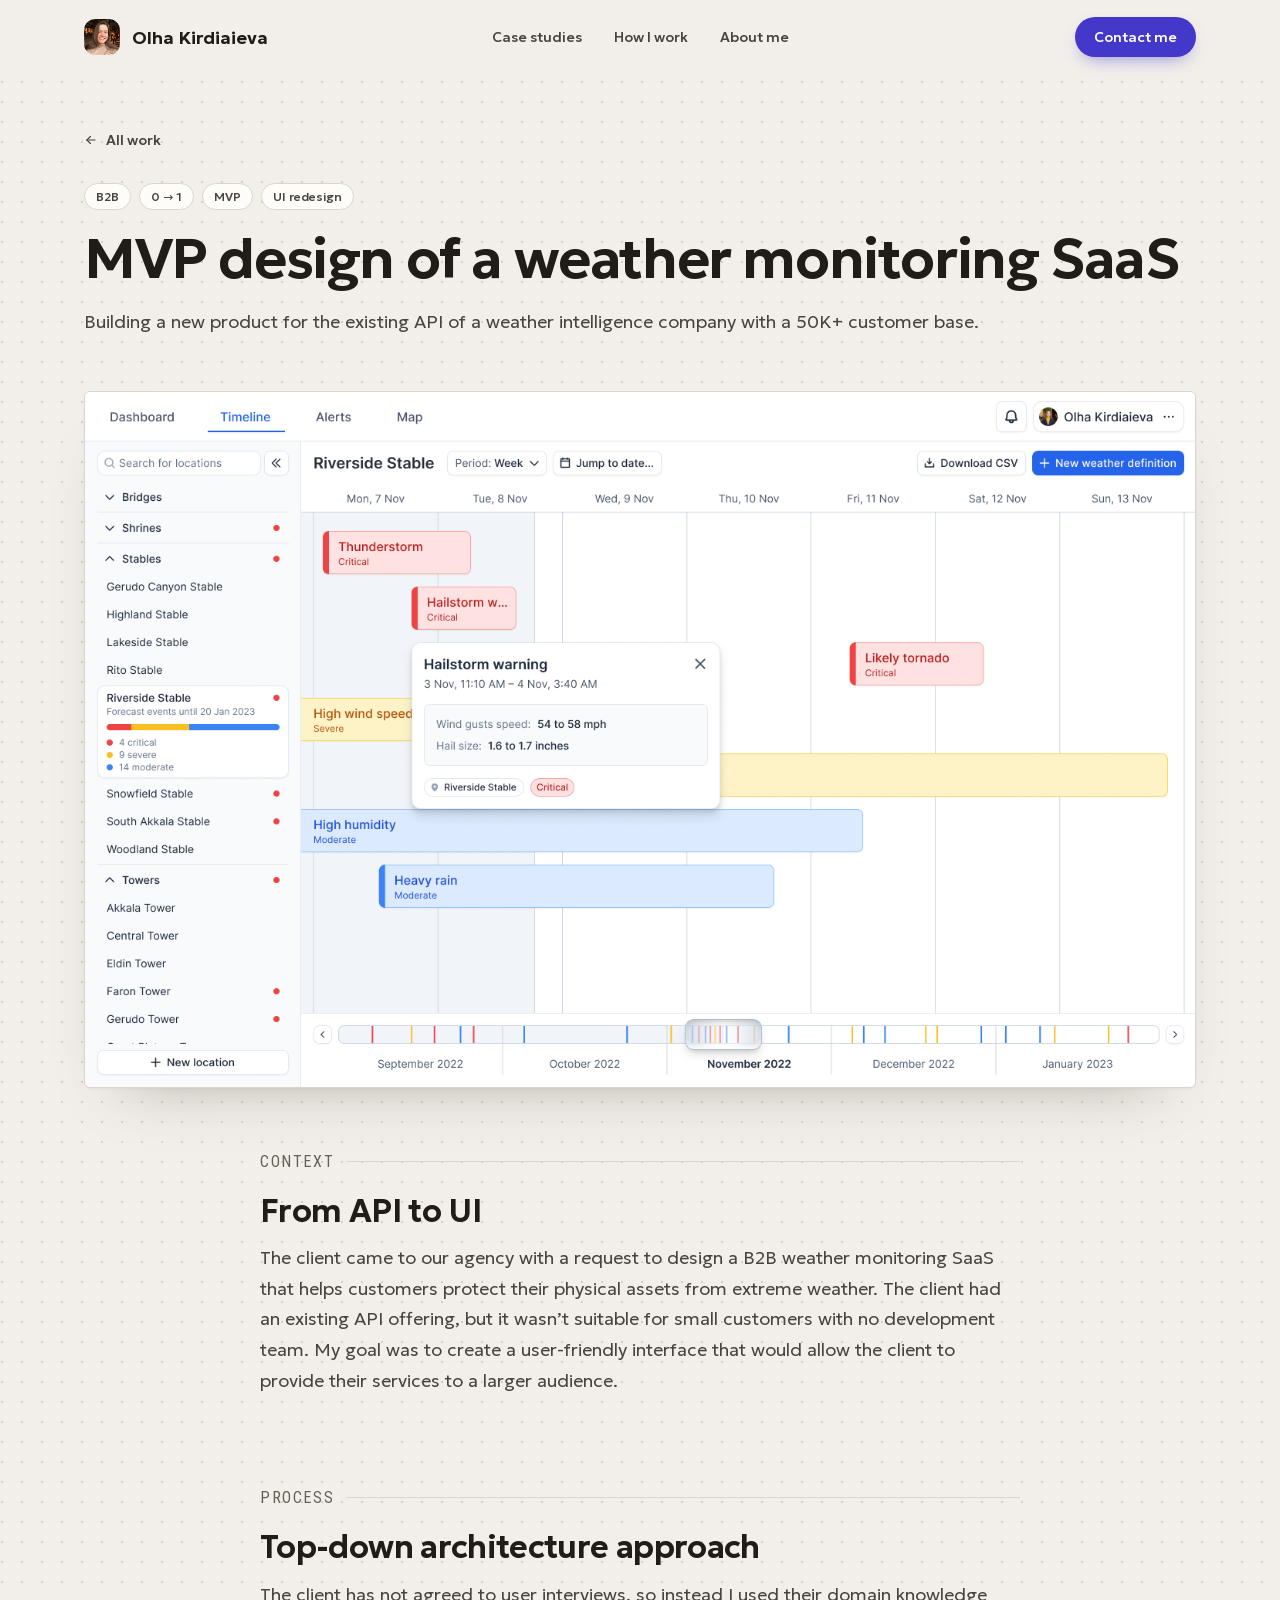
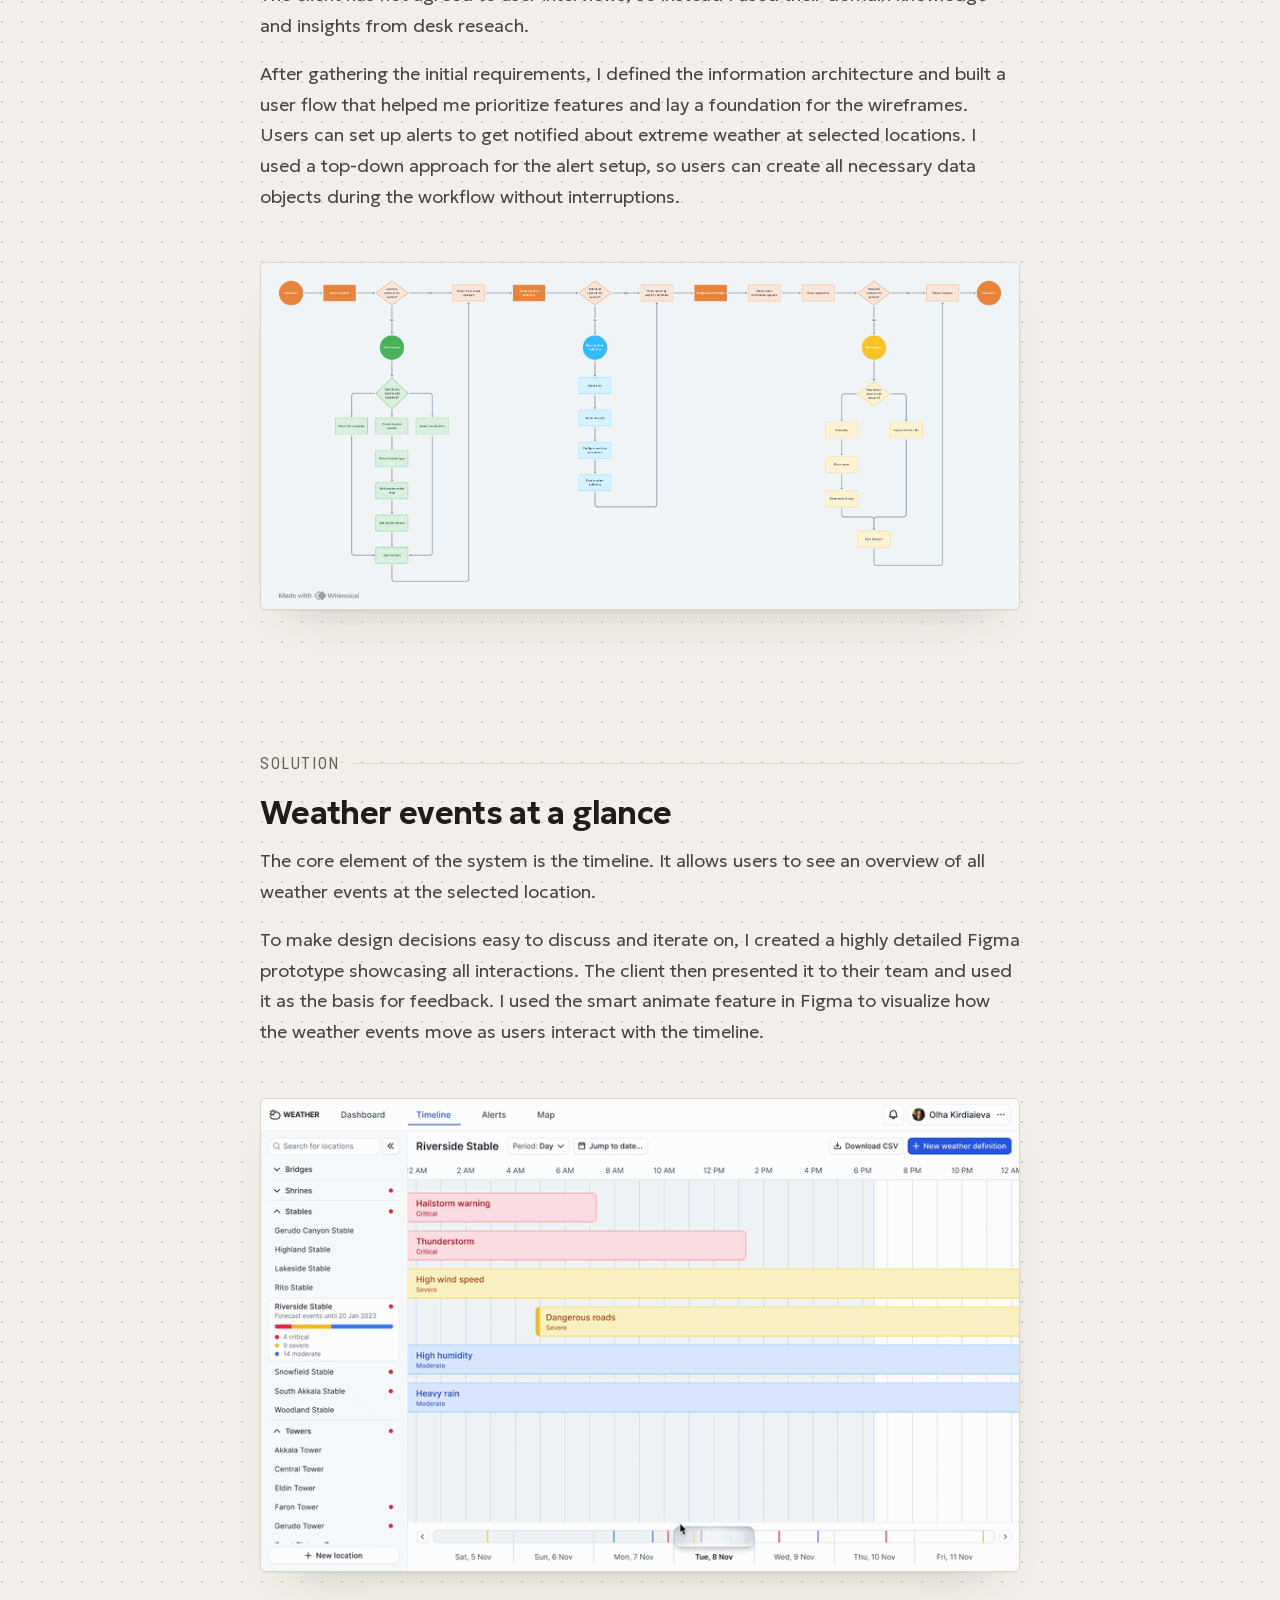
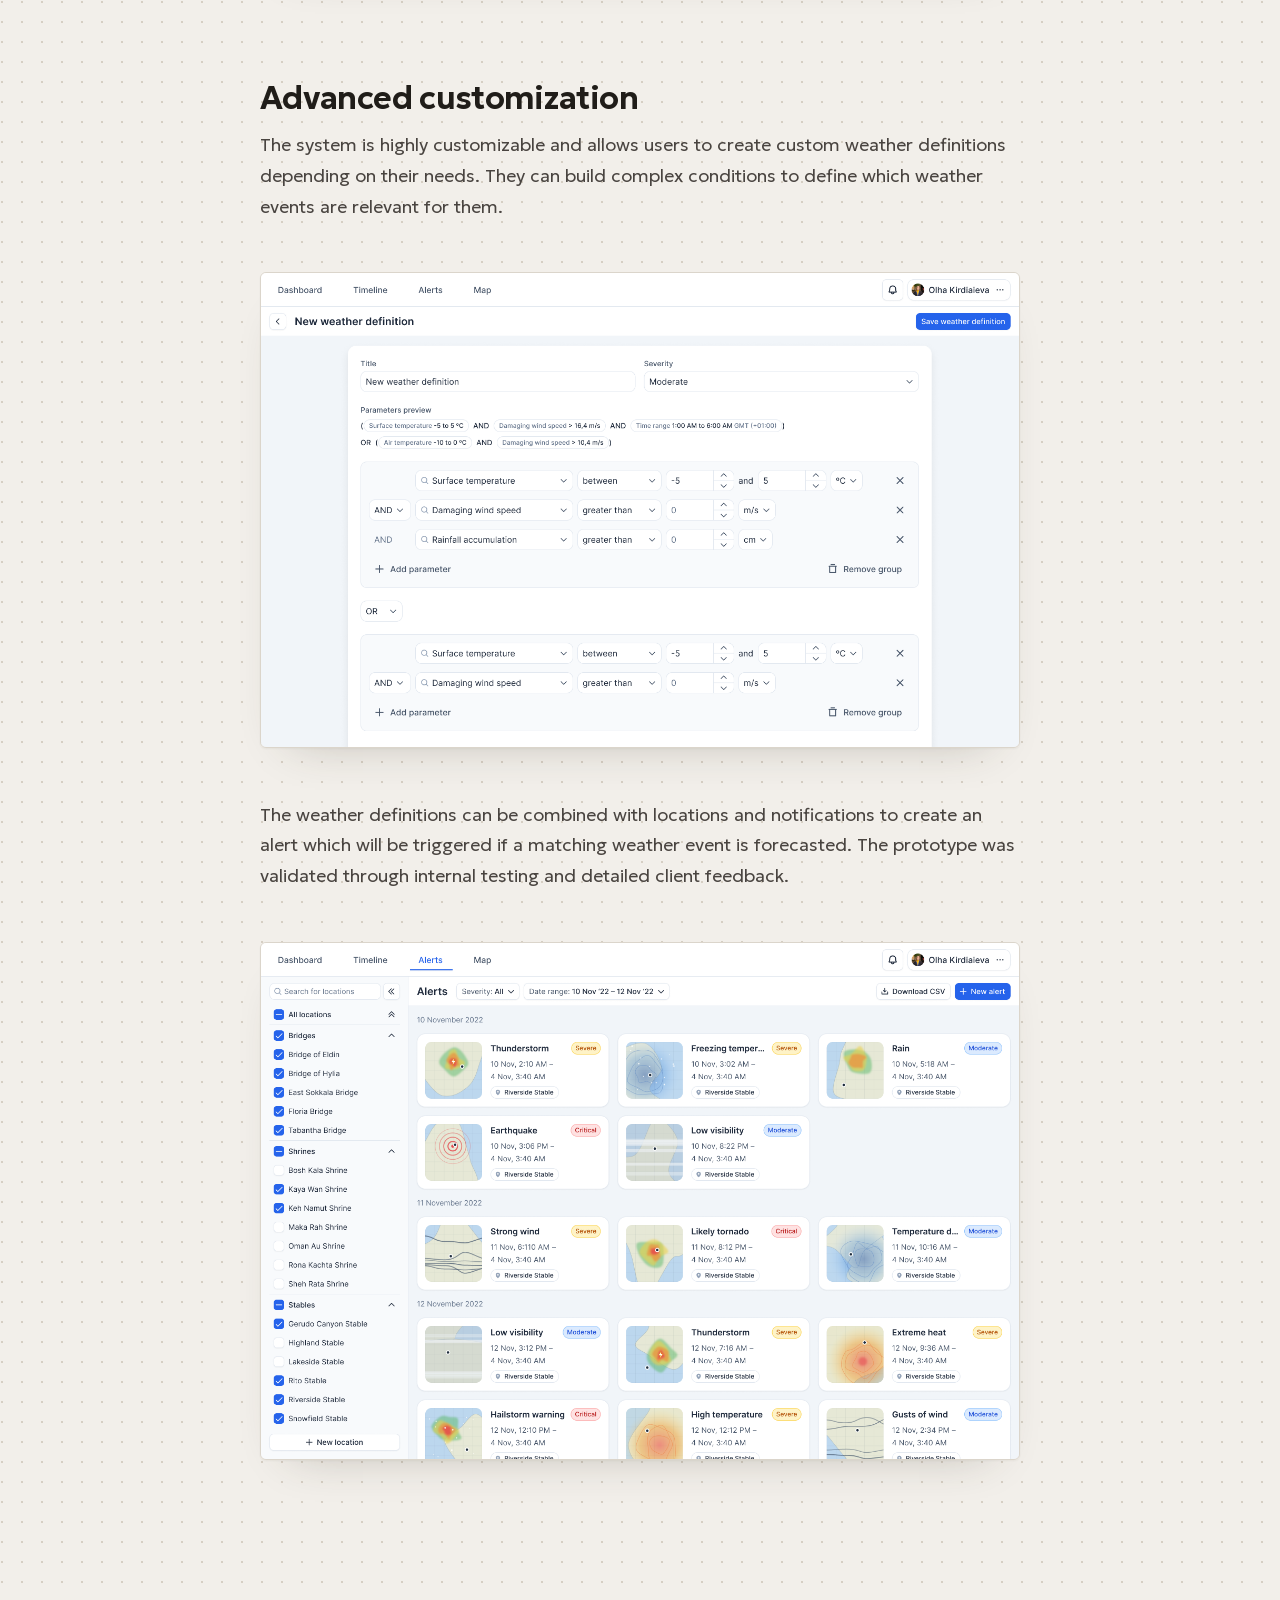
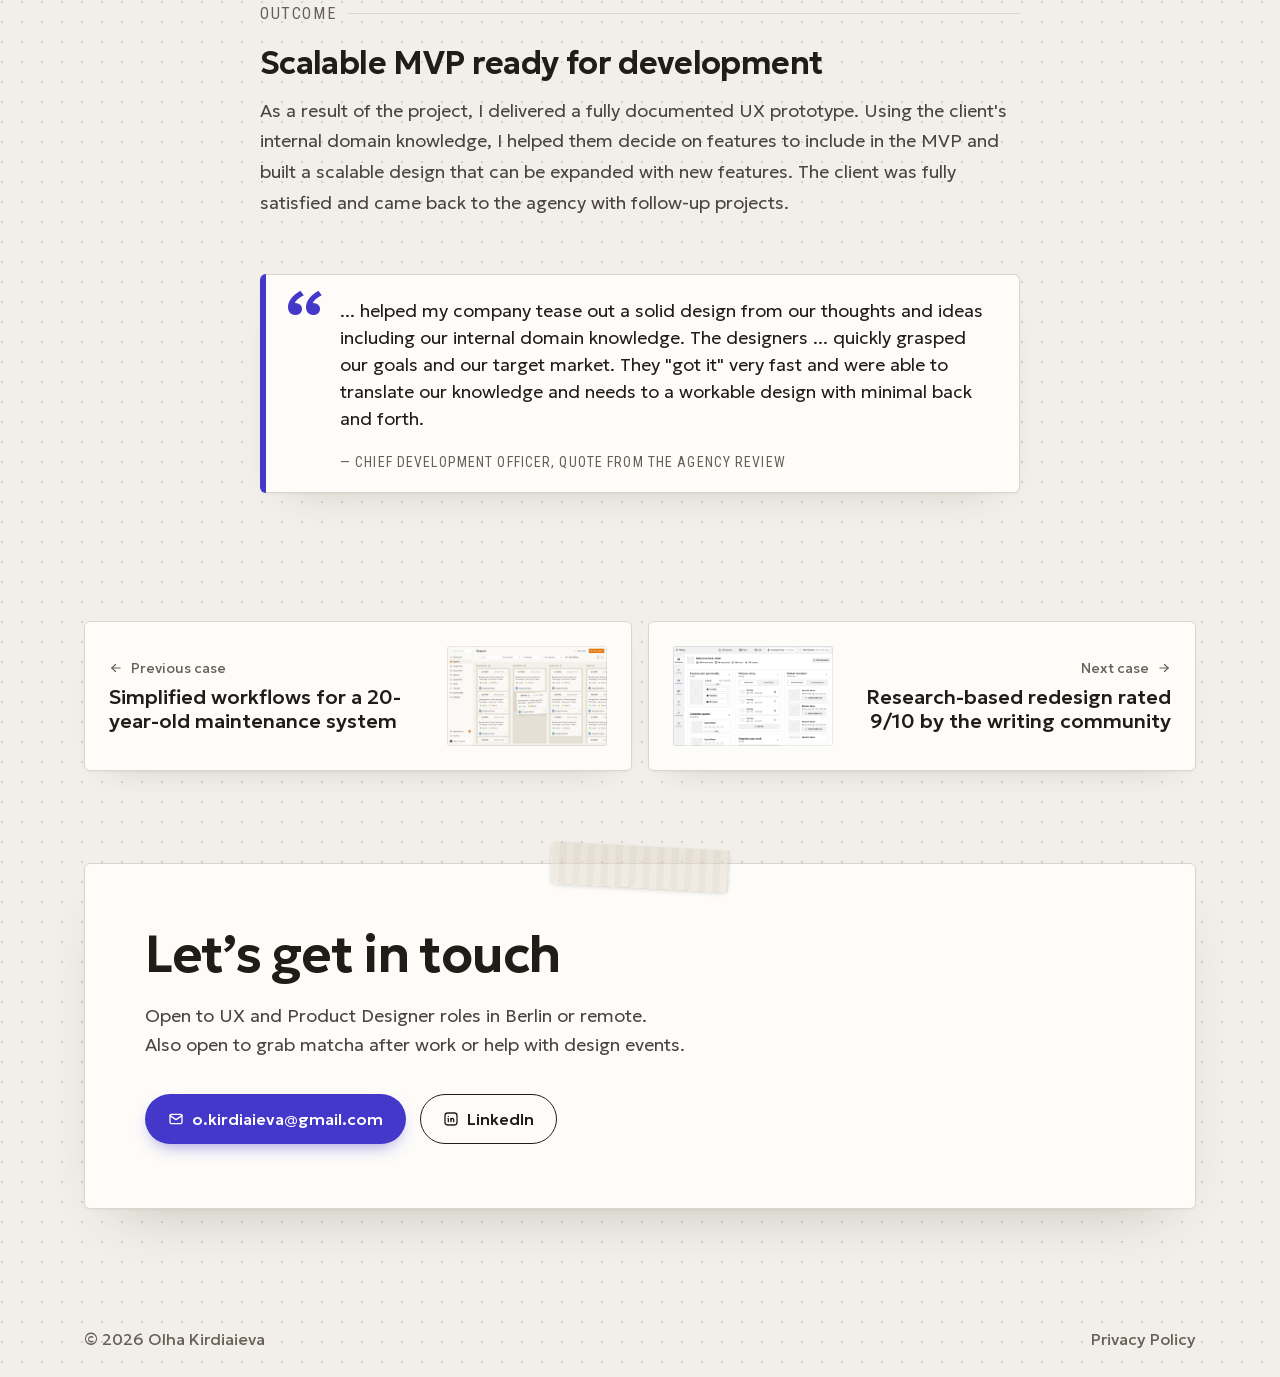
<file: weather.html>
<!DOCTYPE html>
<html lang="en">
<head>
<meta charset="UTF-8" />
<meta name="viewport" content="width=device-width, initial-scale=1.0" />
<meta name="robots" content="noindex, nofollow, noarchive, nosnippet, noimageindex, nocache" />
<meta name="googlebot" content="noindex, nofollow" />
<meta name="referrer" content="no-referrer" />
<meta name="case-slug" content="2023-weather" />
<title>MVP design of a weather monitoring SaaS — Olha Kirdiaieva</title>
<meta name="description" content="Building a new product for the existing API of a weather intelligence company with a 50K+ customer base." />
<meta property="og:title" content="MVP design of a weather monitoring SaaS — Olha Kirdiaieva" />
<meta property="og:description" content="Building a new product for the existing API of a weather intelligence company with a 50K+ customer base." />
<link rel="icon" type="image/png" href="favicon.png" />
<!-- Generated by build.py from content/case-studies-md/ — edit the .md or templates/case-study.html, not this file. -->
<!-- Fonts are self-hosted via @font-face in styles.css. -->
<link rel="stylesheet" href="styles.css" />
<script src="js/analytics.js"></script>
</head>
<body>

<!-- ============ HEADER (shared component) ============ -->
<div data-include="partials/header.html"></div>

<main>
  <div id="case-study-root" data-slug="2023-weather">
    <section class="cs-hero">
      <div class="wrap">
        <a class="back-link" href="./#case-weather"><i class="ti ti-arrow-left"></i> All work</a>
        <div class="case-tags"><span class="chip" style="font-size:12px;padding:5px 11px">B2B</span><span class="chip" style="font-size:12px;padding:5px 11px">0 → 1</span><span class="chip" style="font-size:12px;padding:5px 11px">MVP</span><span class="chip" style="font-size:12px;padding:5px 11px">UI redesign</span></div>
        <h1>MVP design of a weather monitoring SaaS</h1>
        <p class="lead">Building a new product for the existing API of a weather intelligence company with a 50K+ customer base.</p>
      </div>
    </section>

    <div class="wrap cs-cover">
      <div class="ph has-image"><img src="images/weather-cover.png" alt="MVP design of a weather monitoring SaaS" loading="eager" decoding="async" /></div>
    </div>

    <div class="wrap">
      <div class="cs-body">
        <div class="cs-prose"><h2>Context</h2>
<h3>From API to UI</h3>
<p>The client came to our agency with a request to design a B2B weather monitoring SaaS that helps customers protect their physical assets from extreme weather. The client had an existing API offering, but it wasn’t suitable for small customers with no development team. My goal was to create a user-friendly interface that would allow the client to provide their services to a larger audience.</p>
<h2>Process</h2>
<h3>Top-down architecture approach</h3>
<p>The client has not agreed to user interviews, so instead I used their domain knowledge and insights from desk reseach.</p>
<p>After gathering the initial requirements, I defined the information architecture and built a user flow that helped me prioritize features and lay a foundation for the wireframes. Users can set up alerts to get notified about extreme weather at selected locations. I used a top-down approach for the alert setup, so users can create all necessary data objects during the workflow without interruptions.</p>
<img class="md-embed" src="images/weather-flow.png" alt="User flow for creating a weather alert: select a location, select a weather definition, configure notifications and recipients, with branches for adding a new location, definition or contact" data-label="weather-flow" loading="lazy" decoding="async" />
<h2>Solution</h2>
<h3>Weather events at a glance</h3>
<p>The core element of the system is the timeline. It allows users to see an overview of all weather events at the selected location.</p>
<p>To make design decisions easy to discuss and iterate on, I created a highly detailed Figma prototype showcasing all interactions. The client then presented it to their team and used it as the basis for feedback. I used the smart animate feature in Figma to visualize how the weather events move as users interact with the timeline.</p>
<img class="md-embed" src="images/weather-interaction.gif" alt="Animated prototype of the timeline view for one location, showing weather events of different severity across the day and a scrollable date bar" data-label="weather-interaction" loading="lazy" decoding="async" />
<h3>Advanced customization</h3>
<p>The system is highly customizable and allows users to create custom weather definitions depending on their needs. They can build complex conditions to define which weather events are relevant for them.</p>
<img class="md-embed" src="images/weather-definition.png" alt="Form for a new weather definition with a title, severity, a readable preview of the conditions, and groups of parameters such as surface temperature and wind speed joined with logical operators" data-label="weather-definition" loading="lazy" decoding="async" />
<p>The weather definitions can be combined with locations and notifications to create an alert which will be triggered if a matching weather event is forecasted. The prototype was validated through internal testing and detailed client feedback.</p>
<img class="md-embed" src="images/weather-alerts.png" alt="Alerts screen with a location tree on the left and a grid of alert cards grouped by date, each showing a weather map, event name, severity and location" data-label="weather-alerts" loading="lazy" decoding="async" />
<h2>Outcome</h2>
<h3>Scalable MVP ready for development</h3>
<p>As a result of the project, I delivered a fully documented UX prototype. Using the client's internal domain knowledge, I helped them decide on features to include in the MVP and built a scalable design that can be expanded with new features. The client was fully satisfied and came back to the agency with follow-up projects.</p>
</div>
        <div class="cs-quote"><p>... helped my company tease out a solid design from our thoughts and ideas including our internal domain knowledge. The designers ... quickly grasped our goals and our target market. They &quot;got it&quot; very fast and were able to translate our knowledge and needs to a workable design with minimal back and forth.</p><div class="by">— Chief Development Officer, quote from the agency review</div></div>
      </div>
      
      <nav class="cs-next" aria-label="More case studies">
        <a href="gas-stations" class="cs-nav-card prev">
          <div class="ph cover has-image"><img src="images/reports-kanban-ui-cover.png" alt="" loading="lazy" decoding="async" /></div>
          <span class="cs-nav-body">
            <span class="cs-nav-label"><i class="ti ti-arrow-left"></i> Previous case</span>
            <span class="cs-nav-title">Simplified workflows for a 20-year-old maintenance system</span>
          </span>
        </a>
        <a href="writing" class="cs-nav-card next">
          <div class="ph cover has-image"><img src="images/writing-dashboard.png" alt="" loading="lazy" decoding="async" /></div>
          <span class="cs-nav-body">
            <span class="cs-nav-label">Next case <i class="ti ti-arrow-right"></i></span>
            <span class="cs-nav-title">Research-based redesign rated 9/10 by the writing community</span>
          </span>
        </a>
      </nav>
    </div>
  </div>

  <!-- ============ CONTACT (shared component) ============ -->
  <div data-include="partials/contact.html"></div>
</main>

<!-- ============ FOOTER (shared component) ============ -->
<div data-include="partials/footer.html"></div>

<script src="js/vendor/js-yaml.min.js"></script>
<script src="js/site.js"></script>
</body>
</html>
</file>
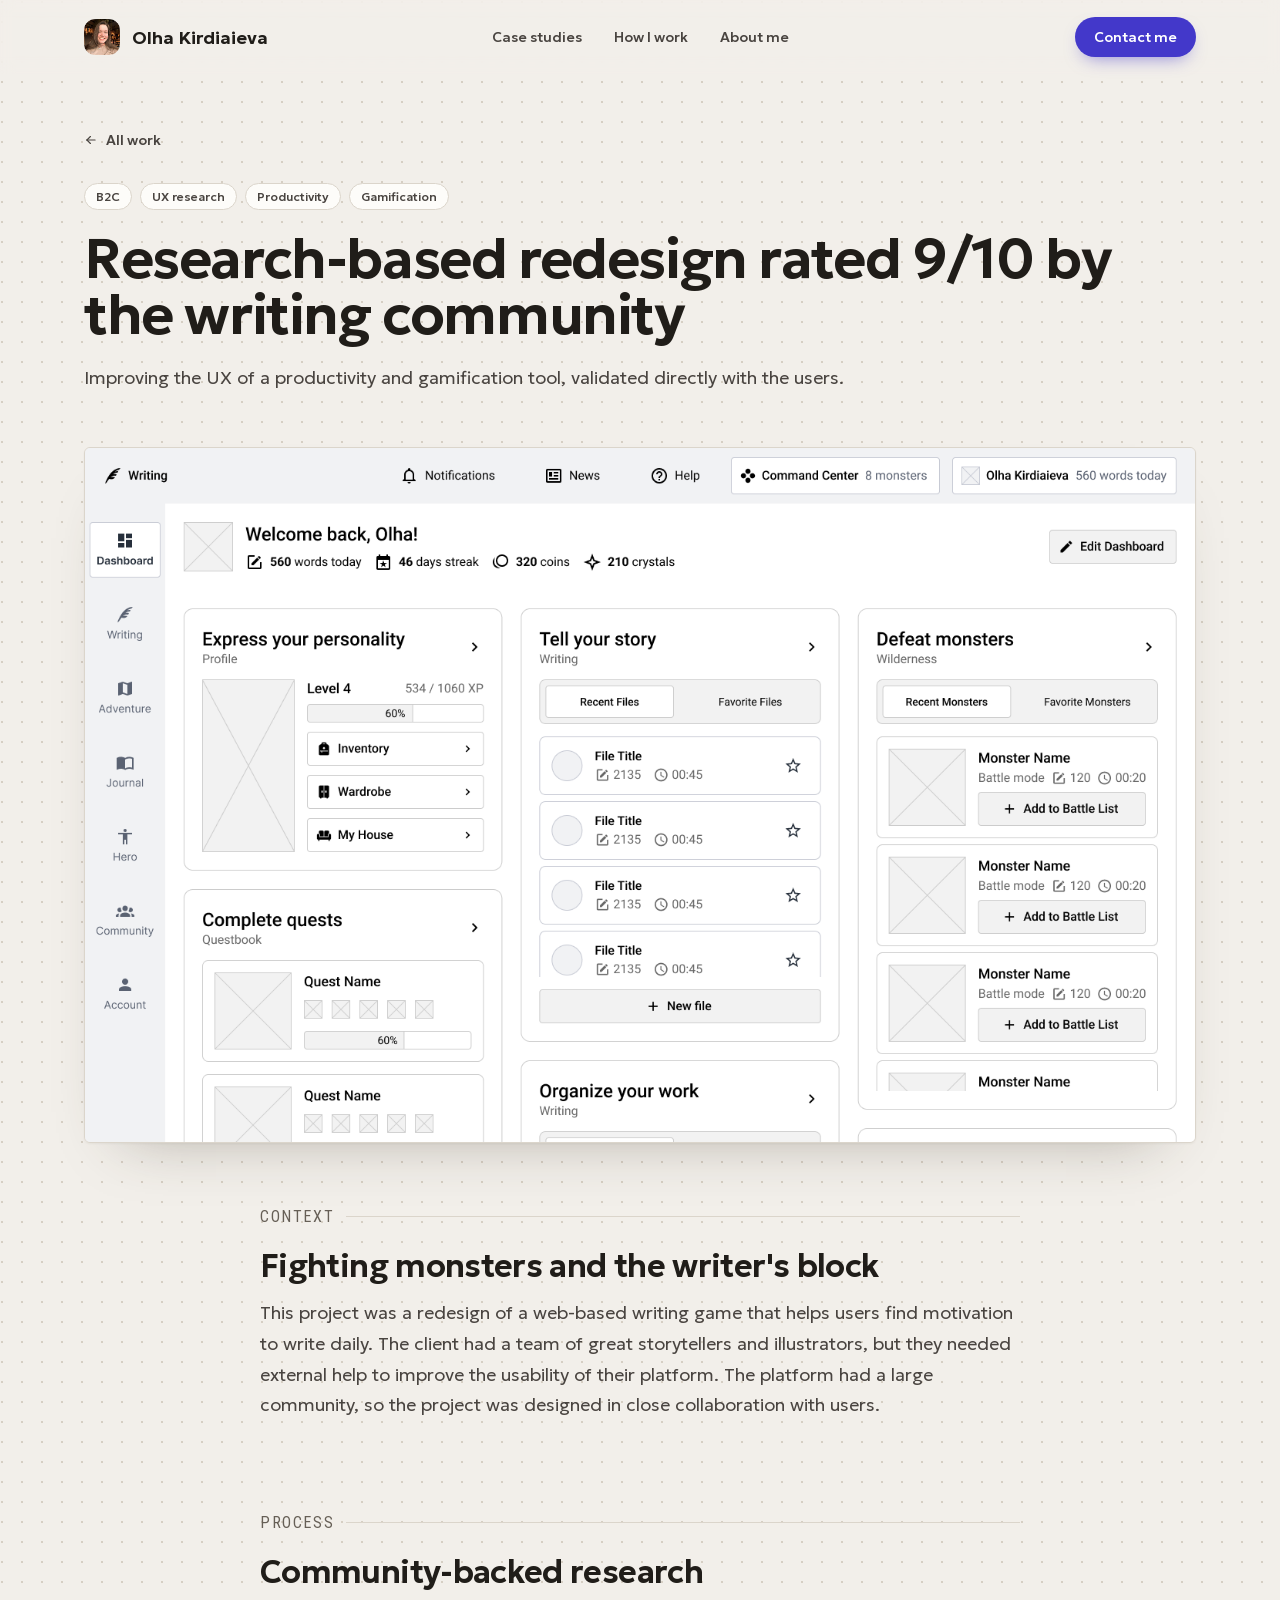
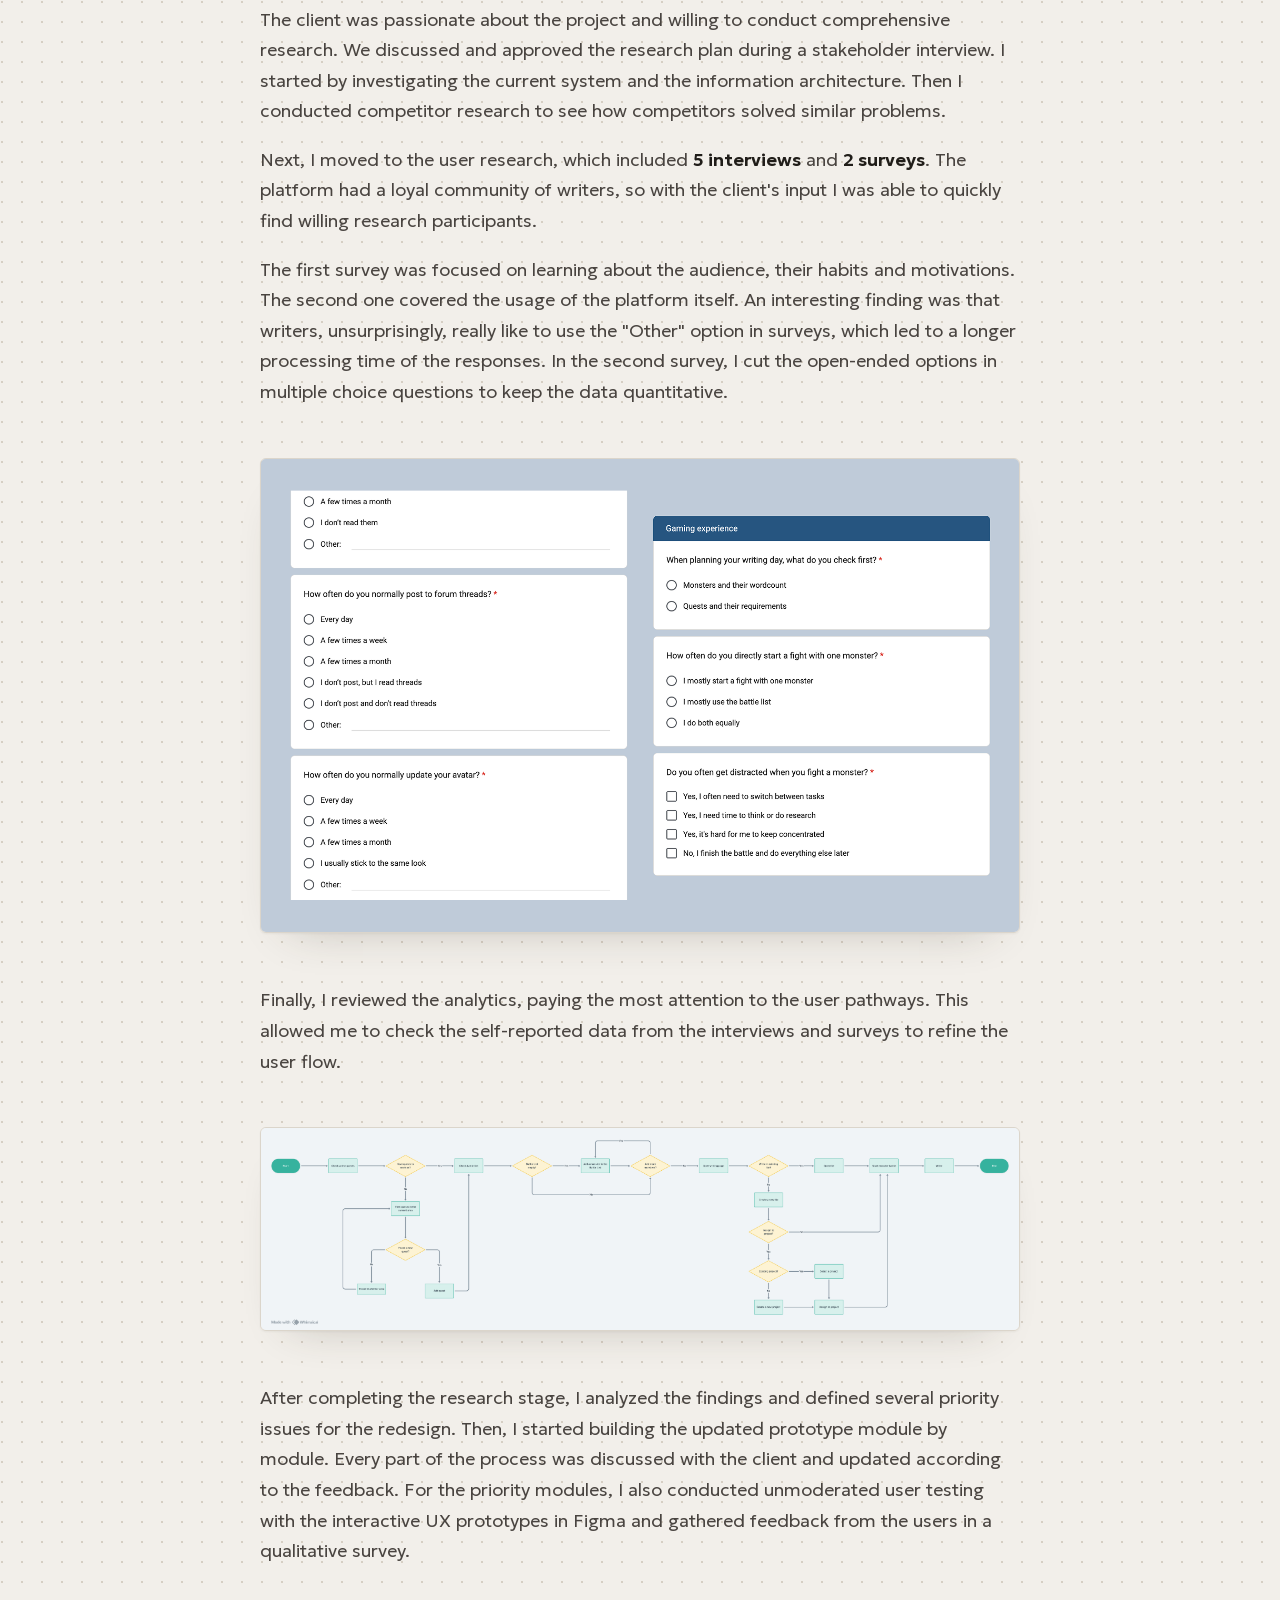
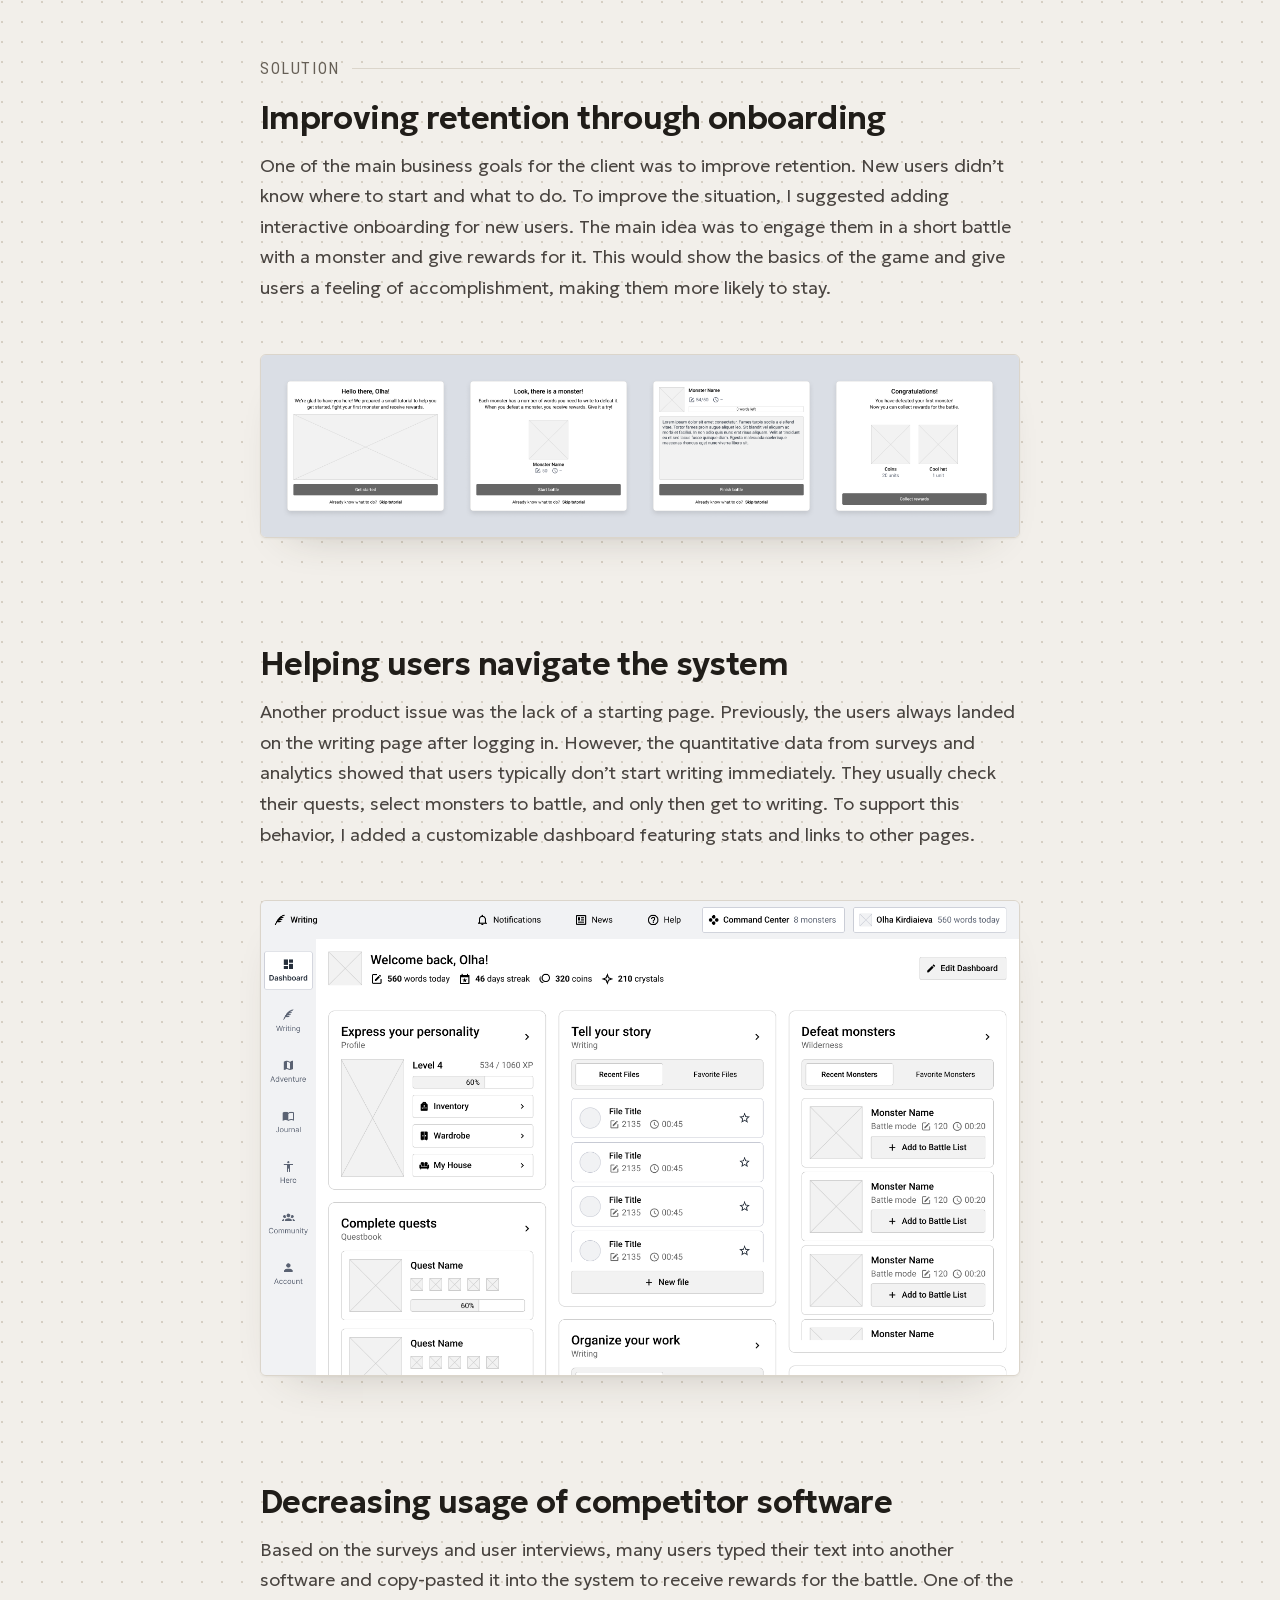
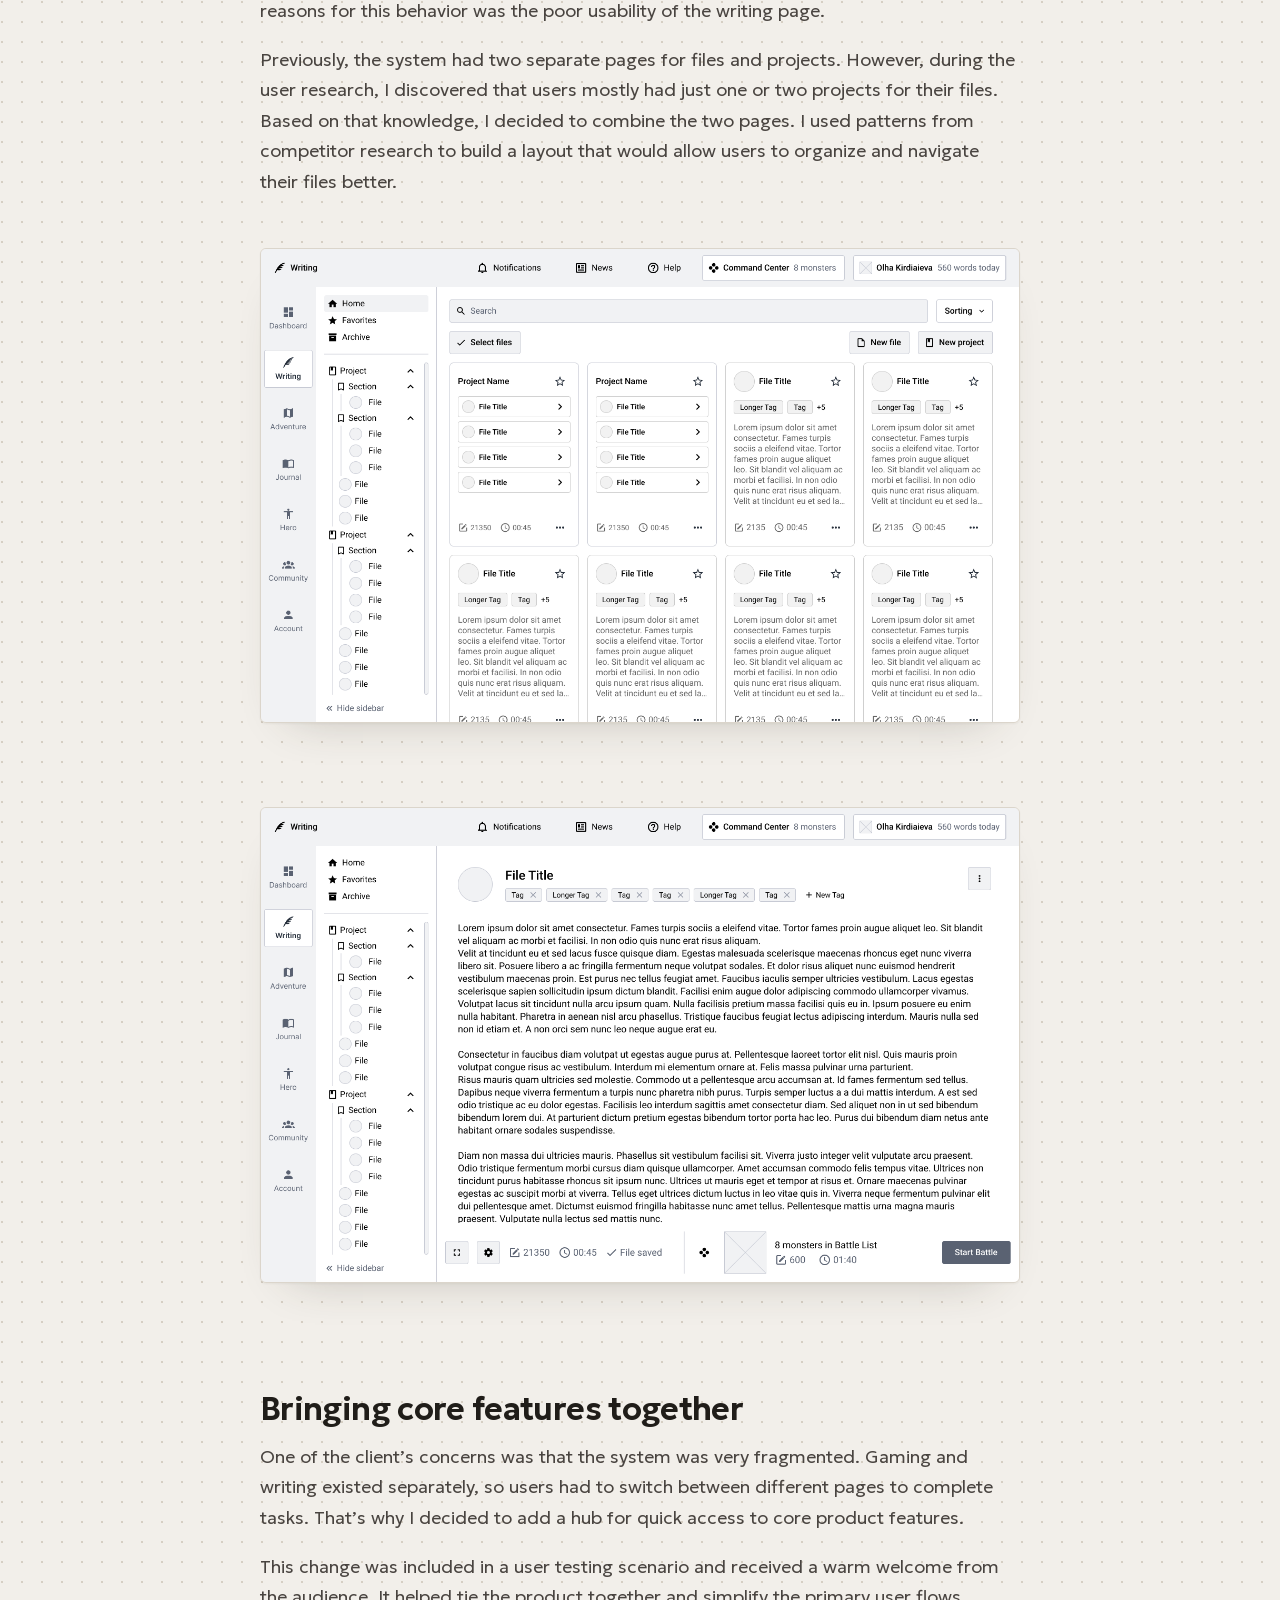
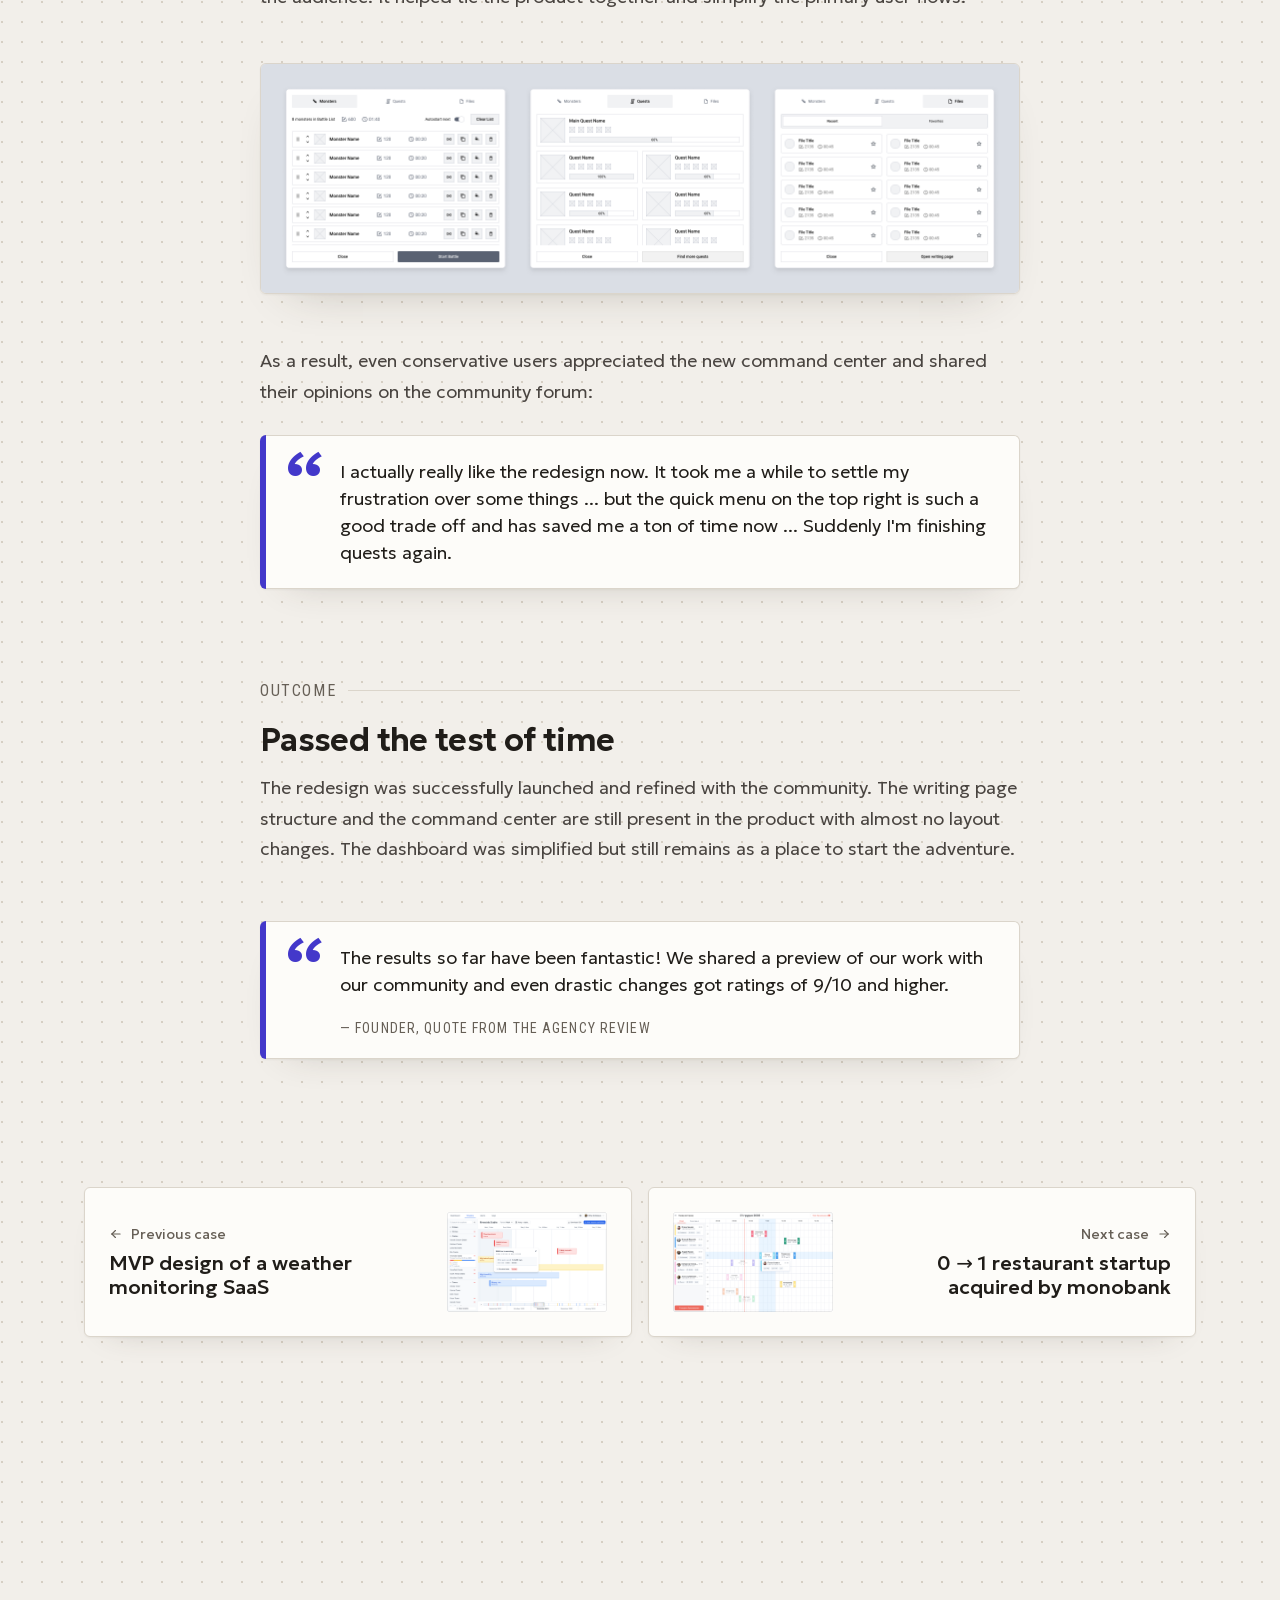
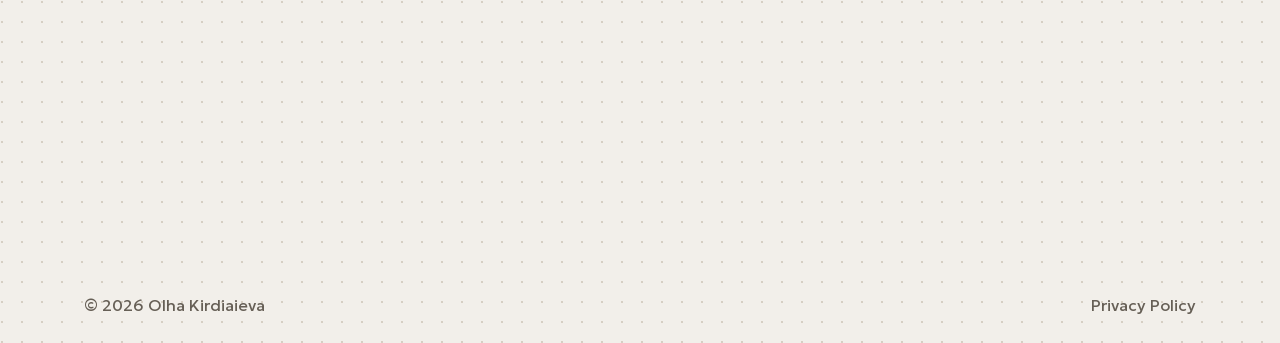
<file: writing.html>
<!DOCTYPE html>
<html lang="en">
<head>
<meta charset="UTF-8" />
<meta name="viewport" content="width=device-width, initial-scale=1.0" />
<meta name="robots" content="noindex, nofollow, noarchive, nosnippet, noimageindex, nocache" />
<meta name="googlebot" content="noindex, nofollow" />
<meta name="referrer" content="no-referrer" />
<meta name="case-slug" content="2021-writing" />
<title>Research-based redesign rated 9/10 by the writing community — Olha Kirdiaieva</title>
<meta name="description" content="Improving the UX of a productivity and gamification tool, validated directly with the users." />
<meta property="og:title" content="Research-based redesign rated 9/10 by the writing community — Olha Kirdiaieva" />
<meta property="og:description" content="Improving the UX of a productivity and gamification tool, validated directly with the users." />
<link rel="icon" type="image/png" href="favicon.png" />
<!-- Generated by build.py from content/case-studies-md/ — edit the .md or templates/case-study.html, not this file. -->
<!-- Fonts are self-hosted via @font-face in styles.css. -->
<link rel="stylesheet" href="styles.css" />
<script src="js/analytics.js"></script>
</head>
<body>

<!-- ============ HEADER (shared component) ============ -->
<div data-include="partials/header.html"></div>

<main>
  <div id="case-study-root" data-slug="2021-writing">
    <section class="cs-hero">
      <div class="wrap">
        <a class="back-link" href="./#case-writing"><i class="ti ti-arrow-left"></i> All work</a>
        <div class="case-tags"><span class="chip" style="font-size:12px;padding:5px 11px">B2C</span><span class="chip" style="font-size:12px;padding:5px 11px">UX research</span><span class="chip" style="font-size:12px;padding:5px 11px">Productivity</span><span class="chip" style="font-size:12px;padding:5px 11px">Gamification</span></div>
        <h1>Research-based redesign rated 9/10 by the writing community</h1>
        <p class="lead">Improving the UX of a productivity and gamification tool, validated directly with the users.</p>
      </div>
    </section>

    <div class="wrap cs-cover">
      <div class="ph has-image"><img src="images/writing-dashboard.png" alt="Research-based redesign rated 9/10 by the writing community" loading="eager" decoding="async" /></div>
    </div>

    <div class="wrap">
      <div class="cs-body">
        <div class="cs-prose"><h2>Context</h2>
<h3>Fighting monsters and the writer's block</h3>
<p>This project was a redesign of a web-based writing game that helps users find motivation to write daily. The client had a team of great storytellers and illustrators, but they needed external help to improve the usability of their platform. The platform had a large community, so the project was designed in close collaboration with users.</p>
<h2>Process</h2>
<h3>Community-backed research</h3>
<p>The client was passionate about the project and willing to conduct comprehensive research. We discussed and approved the research plan during a stakeholder interview. I started by investigating the current system and the information architecture. Then I conducted competitor research to see how competitors solved similar problems.</p>
<p>Next, I moved to the user research, which included <strong>5 interviews</strong> and <strong>2 surveys</strong>. The platform had a loyal community of writers, so with the client's input I was able to quickly find willing research participants.</p>
<p>The first survey was focused on learning about the audience, their habits and motivations. The second one covered the usage of the platform itself. An interesting finding was that writers, unsurprisingly, really like to use the &quot;Other&quot; option in surveys, which led to a longer processing time of the responses. In the second survey, I cut the open-ended options in multiple choice questions to keep the data quantitative.</p>
<img class="md-embed" src="images/writing-surveys.png" alt="Two survey forms used in the research: questions about forum and avatar habits, and questions about how writers interact with monsters and quests" data-label="writing-surveys" loading="lazy" decoding="async" />
<p>Finally, I reviewed the analytics, paying the most attention to the user pathways. This allowed me to check the self-reported data from the interviews and surveys to refine the user flow.</p>
<img class="md-embed" src="images/writing-flow.png" alt="User flow of a writing session: check active quests, fill the battle list with monsters, then open or create a file and start a monster battle to write" data-label="writing-flow" loading="lazy" decoding="async" />
<p>After completing the research stage, I analyzed the findings and defined several priority issues for the redesign. Then, I started building the updated prototype module by module. Every part of the process was discussed with the client and updated according to the feedback. For the priority modules, I also conducted unmoderated user testing with the interactive UX prototypes in Figma and gathered feedback from the users in a qualitative survey.</p>
<h2>Solution</h2>
<h3>Improving retention through onboarding</h3>
<p>One of the main business goals for the client was to improve retention. New users didn’t know where to start and what to do. To improve the situation, I suggested adding interactive onboarding for new users. The main idea was to engage them in a short battle with a monster and give rewards for it. This would show the basics of the game and give users a feeling of accomplishment, making them more likely to stay.</p>
<img class="md-embed" src="images/writing-onboarding.png" alt="Four-step onboarding wireframe: welcome message, first monster introduction, a battle screen with text editor and word counter, reward screen" data-label="writing-onboarding" loading="lazy" decoding="async" />
<h3>Helping users navigate the system</h3>
<p>Another product issue was the lack of a starting page. Previously, the users always landed on the writing page after logging in. However, the quantitative data from surveys and analytics showed that users typically don’t start writing immediately. They usually check their quests, select monsters to battle, and only then get to writing. To support this behavior, I added a customizable dashboard featuring stats and links to other pages.</p>
<img class="md-embed" src="images/writing-dashboard.png" alt="Wireframe of the new dashboard with a welcome header and daily stats. Widgets for profile, quests, recent files and monsters" data-label="writing-dashboard" loading="lazy" decoding="async" />
<h3>Decreasing usage of competitor software</h3>
<p>Based on the surveys and user interviews, many users typed their text into another software and copy-pasted it into the system to receive rewards for the battle. One of the reasons for this behavior was the poor usability of the writing page.</p>
<p>Previously, the system had two separate pages for files and projects. However, during the user research, I discovered that users mostly had just one or two projects for their files. Based on that knowledge, I decided to combine the two pages. I used patterns from competitor research to build a layout that would allow users to organize and navigate their files better.</p>
<img class="md-embed" src="images/writing-overview.png" alt="Wireframe of the combined files and projects page with a project tree in the sidebar and a grid of project and file cards" data-label="writing-overview" loading="lazy" decoding="async" />
<img class="md-embed" src="images/writing-editor.png" alt="Wireframe of the text editor with a file title, tags, a word counter and a bar showing the battle list with a Start Battle button" data-label="writing-editor" loading="lazy" decoding="async" />
<h3>Bringing core features together</h3>
<p>One of the client’s concerns was that the system was very fragmented. Gaming and writing existed separately, so users had to switch between different pages to complete tasks. That’s why I decided to add a hub for quick access to core product features.</p>
<p>This change was included in a user testing scenario and received a warm welcome from the audience. It helped tie the product together and simplify the primary user flows.</p>
<img class="md-embed" src="images/writing-command-center.png" alt="Wireframes of the Command Center overlay with three tabs: monsters in the battle list, quests with progress, and recent or favorite files" data-label="writing-command-center" loading="lazy" decoding="async" />
<p>As a result, even conservative users appreciated the new command center and shared their opinions on the community forum:</p>
<blockquote>
<p>I actually really like the redesign now. It took me a while to settle my frustration over some things ... but the quick menu on the top right is such a good trade off and has saved me a ton of time now ... Suddenly I'm finishing quests again.</p>
</blockquote>
<h2>Outcome</h2>
<h3>Passed the test of time</h3>
<p>The redesign was successfully launched and refined with the community. The writing page structure and the command center are still present in the product with almost no layout changes. The dashboard was simplified but still remains as a place to start the adventure.</p>
</div>
        <div class="cs-quote"><p>The results so far have been fantastic! We shared a preview of our work with our community and even drastic changes got ratings of 9/10 and higher.</p><div class="by">— Founder, quote from the agency review</div></div>
      </div>
      
      <nav class="cs-next" aria-label="More case studies">
        <a href="weather" class="cs-nav-card prev">
          <div class="ph cover has-image"><img src="images/weather-cover.png" alt="" loading="lazy" decoding="async" /></div>
          <span class="cs-nav-body">
            <span class="cs-nav-label"><i class="ti ti-arrow-left"></i> Previous case</span>
            <span class="cs-nav-title">MVP design of a weather monitoring SaaS</span>
          </span>
        </a>
        <a href="restaurants" class="cs-nav-card next">
          <div class="ph cover has-image"><img src="images/restaurants-timeline.png" alt="" loading="lazy" decoding="async" /></div>
          <span class="cs-nav-body">
            <span class="cs-nav-label">Next case <i class="ti ti-arrow-right"></i></span>
            <span class="cs-nav-title">0 → 1 restaurant startup acquired by monobank</span>
          </span>
        </a>
      </nav>
    </div>
  </div>

  <!-- ============ CONTACT (shared component) ============ -->
  <div data-include="partials/contact.html"></div>
</main>

<!-- ============ FOOTER (shared component) ============ -->
<div data-include="partials/footer.html"></div>

<script src="js/vendor/js-yaml.min.js"></script>
<script src="js/site.js"></script>
</body>
</html>
</file>
<file: styles.css>
/* =====================================================================
   Olha Kirdiaieva — Portfolio
   Handcrafted paper aesthetic · dotted page · Geologica · indigo accent
   (adapted from the Claude Design deliverable: paper.css + home.css + case.css)
   ===================================================================== */

/* ===== Self-hosted fonts (no third-party requests — GDPR-friendly) =====
   Geologica + Roboto Condensed variable woff2, latin + latin-ext subsets,
   pulled from Google Fonts and served locally from assets/fonts/. */
@font-face {
  font-family: 'Geologica';
  font-style: normal;
  font-weight: 300 700;
  font-display: swap;
  src: url('assets/fonts/geologica-latin.woff2') format('woff2');
  unicode-range: U+0000-00FF, U+0131, U+0152-0153, U+02BB-02BC, U+02C6, U+02DA, U+02DC, U+0304, U+0308, U+0329, U+2000-206F, U+20AC, U+2122, U+2191, U+2193, U+2212, U+2215, U+FEFF, U+FFFD;
}
@font-face {
  font-family: 'Geologica';
  font-style: normal;
  font-weight: 300 700;
  font-display: swap;
  src: url('assets/fonts/geologica-latin-ext.woff2') format('woff2');
  unicode-range: U+0100-02BA, U+02BD-02C5, U+02C7-02CC, U+02CE-02D7, U+02DD-02FF, U+0304, U+0308, U+0329, U+1D00-1DBF, U+1E00-1E9F, U+1EF2-1EFF, U+2020, U+20A0-20AB, U+20AD-20C0, U+2113, U+2C60-2C7F, U+A720-A7FF;
}
@font-face {
  font-family: 'Roboto Condensed';
  font-style: normal;
  font-weight: 400 500;
  font-display: swap;
  src: url('assets/fonts/roboto-condensed-latin.woff2') format('woff2');
  unicode-range: U+0000-00FF, U+0131, U+0152-0153, U+02BB-02BC, U+02C6, U+02DA, U+02DC, U+0304, U+0308, U+0329, U+2000-206F, U+20AC, U+2122, U+2191, U+2193, U+2212, U+2215, U+FEFF, U+FFFD;
}
@font-face {
  font-family: 'Roboto Condensed';
  font-style: normal;
  font-weight: 400 500;
  font-display: swap;
  src: url('assets/fonts/roboto-condensed-latin-ext.woff2') format('woff2');
  unicode-range: U+0100-02BA, U+02BD-02C5, U+02C7-02CC, U+02CE-02D7, U+02DD-02FF, U+0304, U+0308, U+0329, U+1D00-1DBF, U+1E00-1E9F, U+1EF2-1EFF, U+2020, U+20A0-20AB, U+20AD-20C0, U+2113, U+2C60-2C7F, U+A720-A7FF;
}

/* ===== Shared aesthetic tokens =====
   Two tiers: primitives are raw values grouped by hue family (numbered
   light→dark, gaps left for values we don't have yet — don't fill gaps
   speculatively); semantic tokens are the names everything else in this
   file should use, chosen for role ("--line") not appearance. Add a new
   primitive only when a real, used color needs one. */
:root {
  /* ── Primitives ── */
  --color-cream-50:  #fdfcf9;
  --color-cream-100: #f8f5f0;
  --color-cream-200: #f2efea;   /* less yellow than a straight #F2EFED */

  --color-tan-100: #e6e1d8;
  --color-tan-200: #dbd5cb;
  --color-tan-300: #d6cfc4;
  --color-tan-400-rgb: 216, 206, 188; /* washi-tape tint — warmer/darker than tan-300, needed as rgb() for its alpha wash */

  --color-taupe-100: #ece8e1;
  --color-taupe-200: #e3ddd4;
  --color-taupe-400: #c6bfb2;
  --color-taupe-600: #968f84;

  --color-warm-gray-500: #7a7167;
  --color-warm-gray-600: #665f56;   /* darkened to clear 4.5:1 AA on paper and cards */
  --color-warm-gray-700: #494440;
  --color-warm-gray-900: #201d19;   /* near-black warm ink */

  --color-indigo-100: #e6e5fb;
  --color-indigo-500: #7d77e8;
  --color-indigo-600: #4338ca;
  --color-indigo-600-rgb: 67, 56, 202; /* same color as --color-indigo-600, as rgb() for shadow alpha */
  --color-indigo-800: #312e81;

  --color-white: #fff;
  --color-warm-black-rgb: 60, 50, 35;   /* shared shadow tint across every card/paper drop-shadow */
  --color-white-rgb: 255, 255, 255;     /* inset highlight on paper/pin edges */

  /* ── Semantic tokens ── */
  --paper:       var(--color-cream-200); /* dotted page base */
  --paper-card:  var(--color-cream-50);  /* sheet / card */
  --paper-card2: var(--color-cream-100); /* secondary sheet */
  --ink:         var(--color-warm-gray-900);
  --ink-soft:    var(--color-warm-gray-700);
  --muted:       var(--color-warm-gray-600);
  --line:        var(--color-tan-200);   /* hairline on paper — card borders, section rules */
  --line-soft:   var(--color-tan-100);   /* quieter hairline for nested/subtle elements */
  --line-image:  rgba(0, 0, 0, 0.08);    /* outline around images (avatars, design screens) — translucent so it adapts to what's behind */
  --dot:         var(--color-tan-300);
  --accent:      var(--color-indigo-600);
  --accent-ink:  var(--color-indigo-800);
  --accent-light: var(--color-indigo-500); /* pin highlight */
  --accent-wash: var(--color-indigo-100);  /* indigo tint */
  --control-active: var(--color-warm-gray-500); /* neutral toggle fill — softer than accent */
  --on-accent:   var(--color-white); /* text/icon color on an accent-filled surface */
  --tape:        rgba(var(--color-tan-400-rgb), 0.5);

  --placeholder-bg:     var(--color-taupe-100);
  --placeholder-bg-alt: var(--color-taupe-200);
  --placeholder-border: var(--color-taupe-400);
  --placeholder-text:   var(--color-taupe-600);

  --shadow-ink:       var(--color-warm-black-rgb); /* base tint for nearly every box/drop-shadow */
  --shadow-highlight: var(--color-white-rgb);
  --shadow-accent:    var(--color-indigo-600-rgb); /* shadow under accent-filled buttons/controls */

  --font: "Geologica", system-ui, sans-serif;
  --mono: "Roboto Condensed", ui-monospace, monospace;

  /* ── Type scale ── */
  --text-xs:   12px;   /* micro mono labels, tags */
  --text-sm:   14px;   /* supporting copy, nav, mono section labels */
  --text-md:   16px;   /* standard reading body */
  --text-lg:   18px;   /* leads, quotes, case-study prose */
  --text-xl:   20px;   /* small headings (h3/h4) */
  --text-2xl:  24px;   /* legal h2 */
  --text-3xl:  32px;   /* big numbers, cs-prose h3 */
  --text-4xl:  36px;   /* hero stat number */
  --text-5xl:  42px;   /* section title */

  /* ── Line heights ── */
  --lh-prose:  1.7;    /* long-form reading (legal, case-study prose) */
  --lh-body:   1.6;    /* general body & leads */
  --lh-snug:   1.55;   /* compact supporting copy */
  --lh-tight:  1.2;    /* small headings */

  /* ── Letter spacing ── */
  --track-label-lg:   0.08em;   /* 20-24px hero eyebrow */
  --track-label:      0.10em;   /* 16px uppercase mono section kickers */
  --track-label-sm:   0.08em;   /* 14px uppercase mono captions */
  --track-quiet:      0.04em;   /* quiet mono meta (footer, timestamp) */
  --track-display:    -0.025em; /* display headings */
  --track-heading:    -0.02em;  /* section headings */
  --track-heading-sm: -0.01em;  /* small headings */
}

* { box-sizing: border-box; }

/* Reserve space for the sticky header when the browser scrolls a focused or
   linked element into view — otherwise it can land right under the header,
   since geometry-only viewport checks don't know the header covers it. */
html { scroll-padding-top: 92px; }

/* Consistent accent focus ring for all interactive elements (no UA default).
   :not(.suppress-ring) excludes focus we move programmatically after a tap
   or click — see focusFollowingActivation() in js/site.js — since browsers'
   own :focus-visible heuristic doesn't reliably suppress the ring when
   script moves focus to an element other than the one actually pointed at. */
a:focus-visible:not(.suppress-ring),
button:focus-visible:not(.suppress-ring),
select:focus-visible:not(.suppress-ring),
[tabindex]:focus-visible:not(.suppress-ring) {
  outline: 2px solid var(--accent);
  outline-offset: 2px;
}

/* Without this, the browser's own default :focus-visible ring (e.g.
   Chrome's UA "outline: auto") shows through once the rule above stops
   applying, since suppressing our override alone doesn't clear it. */
.suppress-ring:focus-visible {
  outline: none;
}

body {
  margin: 0;
  background-color: var(--paper);
  background-image: radial-gradient(var(--dot) 1.3px, transparent 1.4px);
  background-size: 20px 20px;
  background-position: -8px -8px;
  font-family: var(--font);
  color: var(--ink);
  -webkit-font-smoothing: antialiased;
}

.wrap { max-width: 1200px; margin: 0 auto; padding: 0 44px; }

/* ===== Paper sheet — soft layered shadow + faint texture ===== */
.paper {
  position: relative;
  background: var(--paper-card);
  border: 1px solid var(--line);
  border-radius: 4px;
  box-shadow:
    0 1px 0 rgba(var(--shadow-highlight),0.7) inset,
    0 1px 2px rgba(var(--shadow-ink),0.05),
    0 10px 22px -12px rgba(var(--shadow-ink),0.22),
    0 28px 48px -28px rgba(var(--shadow-ink),0.18);
}

/* ===== Washi tape ===== */
.tape {
  position: absolute;
  width: 116px; height: 30px;
  background:
    repeating-linear-gradient(90deg, rgba(255,255,255,0.18) 0 7px, transparent 7px 14px),
    var(--tape);
  border-left: 1px solid rgba(255,255,255,0.35);
  border-right: 1px solid rgba(0,0,0,0.04);
  box-shadow: 0 2px 6px -3px rgba(var(--shadow-ink),0.4);
  opacity: 0.92;
}
.tape.accent {
  background:
    repeating-linear-gradient(90deg, rgba(255,255,255,0.2) 0 7px, transparent 7px 14px),
    rgba(var(--shadow-accent),0.28);
}

/* ===== Push pin ===== */
.pin {
  position: absolute;
  width: 16px; height: 16px; border-radius: 50%;
  background: radial-gradient(circle at 35% 30%, var(--accent-light), var(--accent) 60%, var(--accent-ink));
  box-shadow: 0 3px 5px -1px rgba(var(--shadow-ink),0.45), 0 0 0 2px rgba(var(--shadow-highlight),0.4) inset;
}

/* ===== Highlighter marks ===== */
.mark {
  background:
    linear-gradient(101deg, transparent 1%, var(--accent-wash) 2.5%, var(--accent-wash) 96%, transparent 99%);
  padding: 0 .08em;
  border-radius: 2px 6px 4px 8px / 8px 4px 6px 3px;
  box-decoration-break: clone;
  -webkit-box-decoration-break: clone;
}
.underline-mark {
  background-image: linear-gradient(var(--accent), var(--accent));
  background-repeat: no-repeat;
  background-position: 0 92%;
  background-size: 100% 3px;
  padding-bottom: 1px;
}

/* ===== Inline prose link =====
   Reads as the surrounding text (inherited colour, offset underline) and only
   picks up the accent on hover, so it never interrupts the sentence. Shared by
   the hero certificate cards and the about-me paragraphs — one rule so the two
   can't drift. Case-study prose (.cs-prose a) and the legal pages keep their
   own treatments: those are link-dense and read better with a visible colour. */
.cert .ckr a,
.about-text a {
  color: inherit;
  text-decoration: underline;
  text-underline-offset: 3px;
}
.cert .ckr a:hover,
.about-text a:hover { color: var(--accent); }

/* ===== Striped image placeholder ===== */
.ph {
  display: flex; align-items: center; justify-content: center;
  background-color: var(--placeholder-bg);
  background-image: repeating-linear-gradient(135deg, var(--placeholder-bg-alt) 0 11px, var(--placeholder-bg) 11px 22px);
  border: 1px dashed var(--placeholder-border);
  color: var(--placeholder-text);
  font-family: var(--mono);
  font-size: var(--text-xs); letter-spacing: 0.06em;
  text-transform: lowercase;
  text-align: center;
}
.ph img { width: 100%; height: 100%; object-fit: cover; display: block; }
/* Image outline drawn over the image's own edge (not around it): a translucent
   overlay on the case-card cover; plain `outline` with a negative offset on the
   bare <img> (.t-avatar), since pseudo-elements don't work on those. */
a.case-card .cover::after {
  content: ""; position: absolute; inset: 0; border-radius: inherit;
  border: 1px solid var(--line-image); pointer-events: none;
}
/* when a real image is dropped in, drop the dashed placeholder border and
   clip the image to the container's rounded corners */
.ph.has-image { border: none; overflow: hidden; }

/* ===== Pills / chips ===== */
.chip {
  display: inline-flex; align-items: center; gap: 8px; white-space: nowrap;
  font-size: var(--text-sm); font-weight: 500;
  padding: 6px 14px;
  border: 1px solid var(--line);
  border-radius: 999px;
  background: var(--paper-card);
  color: var(--ink-soft);
}

/* ===== Buttons ===== */
.btn {
  display: inline-flex; align-items: center; gap: 8px;
  font-family: var(--font); font-weight: 500; font-size: var(--text-md);
  padding: 14px 22px; border-radius: 999px;
  cursor: pointer; text-decoration: none; border: 1px solid transparent; white-space: nowrap;
  transition: transform .15s ease, box-shadow .15s ease, background .15s ease;
}
.btn-header { padding: 10px 18px; font-size: 14px; }
.btn-primary {
  background: var(--accent); color: var(--on-accent);
  box-shadow: 0 8px 18px -8px rgba(var(--shadow-accent),0.6);
}
.btn-primary:hover { transform: translateY(-1px); box-shadow: 0 12px 22px -8px rgba(var(--shadow-accent),0.65); }
.btn-ghost {
  background: transparent; color: var(--ink); border-color: var(--ink);
}
.btn-ghost:hover { background: var(--ink); color: var(--paper-card); }

.mono-label {
  font-family: var(--mono); font-size: var(--text-sm);
  text-transform: uppercase; color: var(--muted);
}

/* ===== Icons — Tabler 3.31.0, inlined as mask images =====
   The full Tabler icon font cost 820 KB of woff2 + 244 KB of CSS to deliver the
   eight glyphs below (75 percent of the page weight), and its @font-face carried
   no font-display, so every icon stayed invisible until that download finished.
   These are the same outlines, taken from the @tabler/icons package and inlined
   as masks: ~2.5 KB total, no extra request, and they paint with the stylesheet.
   currentColor still drives the colour and font-size still drives the size, so
   every existing `<i class="ti ti-mail"></i>` call site is unchanged — including
   the ones built as strings in js/site.js.
   To add an icon: copy the `d` attributes out of the package's
   icons/outline/<name>.svg into the same one-line pattern below. */
.ti {
  /* Fails safe: an unknown ti-* class masks with a transparent gradient and
     paints nothing, rather than showing a solid currentColor square. */
  --ti: linear-gradient(transparent, transparent);
  display: inline-block;
  width: 1em; height: 1em;
  flex: none;                 /* never let a flex row squash an icon */
  vertical-align: -0.125em;   /* baseline-sit like the font glyph did */
  line-height: 1;
  background-color: currentColor;
  -webkit-mask: var(--ti) center / contain no-repeat;
          mask: var(--ti) center / contain no-repeat;
}
/* These must stay AFTER .ti: same specificity, so source order decides which
   --ti wins on an element carrying both classes. */
.ti-arrow-left  { --ti: url("data:image/svg+xml,%3Csvg xmlns='http://www.w3.org/2000/svg' viewBox='0 0 24 24' fill='none' stroke='black' stroke-width='2' stroke-linecap='round' stroke-linejoin='round'%3E%3Cpath d='M5 12l14 0'/%3E%3Cpath d='M5 12l6 6'/%3E%3Cpath d='M5 12l6 -6'/%3E%3C/svg%3E"); }
.ti-arrow-right  { --ti: url("data:image/svg+xml,%3Csvg xmlns='http://www.w3.org/2000/svg' viewBox='0 0 24 24' fill='none' stroke='black' stroke-width='2' stroke-linecap='round' stroke-linejoin='round'%3E%3Cpath d='M5 12l14 0'/%3E%3Cpath d='M13 18l6 -6'/%3E%3Cpath d='M13 6l6 6'/%3E%3C/svg%3E"); }
.ti-arrows-move-horizontal  { --ti: url("data:image/svg+xml,%3Csvg xmlns='http://www.w3.org/2000/svg' viewBox='0 0 24 24' fill='none' stroke='black' stroke-width='2' stroke-linecap='round' stroke-linejoin='round'%3E%3Cpath d='M18 9l3 3l-3 3'/%3E%3Cpath d='M15 12h6'/%3E%3Cpath d='M6 9l-3 3l3 3'/%3E%3Cpath d='M3 12h6'/%3E%3C/svg%3E"); }
.ti-brand-linkedin  { --ti: url("data:image/svg+xml,%3Csvg xmlns='http://www.w3.org/2000/svg' viewBox='0 0 24 24' fill='none' stroke='black' stroke-width='2' stroke-linecap='round' stroke-linejoin='round'%3E%3Cpath d='M8 11v5'/%3E%3Cpath d='M8 8v.01'/%3E%3Cpath d='M12 16v-5'/%3E%3Cpath d='M16 16v-3a2 2 0 1 0 -4 0'/%3E%3Cpath d='M3 7a4 4 0 0 1 4 -4h10a4 4 0 0 1 4 4v10a4 4 0 0 1 -4 4h-10a4 4 0 0 1 -4 -4z'/%3E%3C/svg%3E"); }
.ti-chevron-down  { --ti: url("data:image/svg+xml,%3Csvg xmlns='http://www.w3.org/2000/svg' viewBox='0 0 24 24' fill='none' stroke='black' stroke-width='2' stroke-linecap='round' stroke-linejoin='round'%3E%3Cpath d='M6 9l6 6l6 -6'/%3E%3C/svg%3E"); }
.ti-mail  { --ti: url("data:image/svg+xml,%3Csvg xmlns='http://www.w3.org/2000/svg' viewBox='0 0 24 24' fill='none' stroke='black' stroke-width='2' stroke-linecap='round' stroke-linejoin='round'%3E%3Cpath d='M3 7a2 2 0 0 1 2 -2h14a2 2 0 0 1 2 2v10a2 2 0 0 1 -2 2h-14a2 2 0 0 1 -2 -2v-10z'/%3E%3Cpath d='M3 7l9 6l9 -6'/%3E%3C/svg%3E"); }
.ti-menu-2  { --ti: url("data:image/svg+xml,%3Csvg xmlns='http://www.w3.org/2000/svg' viewBox='0 0 24 24' fill='none' stroke='black' stroke-width='2' stroke-linecap='round' stroke-linejoin='round'%3E%3Cpath d='M4 6l16 0'/%3E%3Cpath d='M4 12l16 0'/%3E%3Cpath d='M4 18l16 0'/%3E%3C/svg%3E"); }
.ti-x  { --ti: url("data:image/svg+xml,%3Csvg xmlns='http://www.w3.org/2000/svg' viewBox='0 0 24 24' fill='none' stroke='black' stroke-width='2' stroke-linecap='round' stroke-linejoin='round'%3E%3Cpath d='M18 6l-12 12'/%3E%3Cpath d='M6 6l12 12'/%3E%3C/svg%3E"); }

/* ===== Header ===== */
.site-header {
  --header-h: 74px;
  position: sticky; top: 0; z-index: 50;
  border-bottom: 1px solid transparent;
  transition: border-color .25s ease;
}
/* The blur + tint live on a pseudo-element rather than on .site-header itself.
   backdrop-filter here would make the header a *backdrop root*, and the open
   mobile menu — absolutely positioned below the header's box — would then have
   nothing to sample inside that root, so its own blur would silently do nothing.
   With the header unfiltered, this layer and the menu each blur the real page. */
.site-header::before {
  content: ""; position: absolute; inset: 0; z-index: -1;
  backdrop-filter: blur(7px);
  background: color-mix(in srgb, var(--paper) 78%, transparent);
  transition: background .25s ease;
}
.site-header.scrolled { border-bottom-color: var(--line-soft); }
.site-header.scrolled::before { background: color-mix(in srgb, var(--paper) 90%, transparent); }
.nav-inner { display: flex; align-items: center; justify-content: space-between; height: var(--header-h); position: relative; }
.brand { display: flex; align-items: center; gap: 12px; text-decoration: none; color: var(--ink); }
.brand-photo { width: 36px; height: 36px; object-fit: cover; display: block; }
.brand b { font-weight: 600; font-size: var(--text-lg); }
/* Absolutely centered on the header itself, independent of how wide .brand
   and .nav-cta are — so an uneven left/right (e.g. the avatar added to
   .brand) can't pull the links off true center. */
.nav-links { display: flex; align-items: center; gap: 32px; position: absolute; left: 50%; top: 50%; transform: translate(-50%, -50%); }
.nav-links a { text-decoration: none; color: var(--ink-soft); font-weight: 500; font-size: var(--text-sm); position: relative; }
.nav-links a::after { content:""; position:absolute; left:0; right:100%; bottom:-5px; height:2px; background:var(--accent); transition:right .25s ease; }
.nav-links a:hover::after { right: 0; }
.nav-cta { display: flex; align-items: center; gap: 14px; }
.menu-btn {
  display: none; align-items: center; justify-content: center;
  width: 44px; height: 44px; margin: -8px;
  background: none; border: none; font-size: 24px; color: var(--ink); cursor: pointer;
}

/* ===== Section scaffolding ===== */
section { padding: 92px 0; }
/* Shared section-kicker type: the homepage's numbered ".sec-label .t" and the
   case-study's markdown-rendered "h2" are the same kicker style: mono,
   uppercase, muted, with a trailing hairline. They stay separate rules because
   one needs a sibling <span> for the rule (JS-authored) and the other a
   ::after (markdown can't inject a child span) — but the type must match. */
.sec-label .t,
.cs-prose h2 {
  font-family: var(--mono); font-size: var(--text-md); font-weight: 400;
  letter-spacing: var(--track-label); text-transform: uppercase; color: var(--muted);
}
.sec-label { display: flex; align-items: center; gap: 12px; margin-bottom: 22px; }
.sec-label .n { font-family: var(--mono); font-size: var(--text-md); color: var(--accent); font-weight: 400; }
.sec-label .rule { flex: 1; height: 1px; background: var(--line); }
.sec-title { font-size: var(--text-5xl); line-height: 1.05; letter-spacing: var(--track-display); font-weight: 600; margin: 0 0 14px; max-width: 760px; }
.sec-intro { font-size: var(--text-lg); line-height: var(--lh-body); color: var(--ink-soft); font-weight: 300; max-width: none; margin: 0 0 48px; }
/* The gap from a section's intro down to its first content block. 48px is the
   default (it matches .about-grid's top margin); the process track sits one
   step wider because its pinned cards read heavier than the case cards. */
#process .sec-intro { margin-bottom: 56px; }

/* ===== Hero ===== */
.hero { padding-top: 78px; padding-bottom: 96px; }
.hero-inner { display: block; text-align: center; }
.hero-eyebrow { font-size: clamp(20px, 1.6vw, 24px); letter-spacing: var(--track-label-lg); color: var(--accent); }
.hero h1 { font-size: clamp(42px, 6vw, 76px); line-height: 1.0; letter-spacing: var(--track-display); font-weight: 600; margin: 18px auto 60px; max-width: 18ch; }
/* stats restyled as the "wall of certificates": pinned paper cards.
   Cards hug their content (variety of widths) and the rows are centered.
   The container max-width caps a row at ~3 cards (a 4th wraps). */
.hero .stats { display: flex; flex-wrap: wrap; justify-content: center; align-items: flex-start; gap: 24px; max-width: 980px; margin: 0 auto; }
.hero .stats .cert { flex: 0 0 auto; padding: 24px 30px 22px; text-align: center; }
.hero .stats .big { font-size: var(--text-4xl); font-weight: 600; color: var(--accent); letter-spacing: var(--track-heading); line-height: 1; white-space: nowrap; }
.hero .stats .ckr { margin-top: 10px; white-space: nowrap; }

/* Load-in: the headline underline draws while the cards drop in one by one.
   Cards use the standalone `translate` property so the inline rotate() is untouched. */
@media (prefers-reduced-motion: no-preference) {
  .hero h1 .underline-mark { animation: underline-draw .8s cubic-bezier(.65,0,.35,1) 100ms both; }
  .hero .stats .cert { animation: cert-in .7s cubic-bezier(.22,.61,.36,1) both; }
  .hero .stats .cert:nth-child(1) { animation-delay: 100ms; }
  .hero .stats .cert:nth-child(2) { animation-delay: 260ms; }
  .hero .stats .cert:nth-child(3) { animation-delay: 420ms; }
  .hero .stats .cert:nth-child(4) { animation-delay: 580ms; }
  .hero .stats .cert:nth-child(5) { animation-delay: 740ms; }
}
@keyframes cert-in { from { opacity: 0; translate: 0 16px; } to { opacity: 1; translate: 0 0; } }
@keyframes underline-draw { from { background-size: 0 3px; } to { background-size: 100% 3px; } }

/* ===== Work ===== */
/* .case-tags is used on the case-study hero (JS-injected). */
.case-tags { display: flex; flex-wrap: wrap; gap: 8px; margin-bottom: 20px; }

/* Case cards stack one per row; each is a horizontal split — a large cover on
   the left, the copy centred on the right. Both containers are single-column
   stacks (the old 2-up / 3-up split is gone), 28px between every card. */
.work-row-top, .work-grid { display: flex; flex-direction: column; gap: 28px; }
.work-grid { margin-top: 28px; }
a.case-card {
  text-decoration: none; color: var(--ink); display: flex; flex-direction: row-reverse; align-items: stretch;
  background: var(--paper-card); border: 1px solid var(--line); border-radius: 12px;
  padding: 24px 24px 24px 48px; gap: 48px;
  box-shadow: 0 1px 2px rgba(var(--shadow-ink),.05), 0 16px 34px -26px rgba(var(--shadow-ink),.28);
  /* Reveal fade (opacity .6s) lives here too — otherwise this rule's higher
     specificity would override .reveal's transition and the card would snap in.
     transform/box-shadow stay quick so the hover lift remains snappy. */
  transition: opacity .6s ease-out, transform .25s ease, box-shadow .25s ease;
}
a.case-card:hover { transform: translateY(-4px); box-shadow: 0 1px 2px rgba(var(--shadow-ink),.05), 0 26px 46px -28px rgba(var(--shadow-ink),.34); }

/* Pointer tilt. initCardTilt() in site.js feeds the pointer
   position in as --rx/--ry (deg). Only active on fine hover pointers without
   reduced motion (the JS gates on the same query), so touch and reduced-motion
   keep the plain lift above. No glare/sheen — kept flat to stay paper-like. */
@media (hover: hover) and (pointer: fine) and (prefers-reduced-motion: no-preference) {
  a.case-card { --rx: 0deg; --ry: 0deg; }
  a.case-card:hover {
    transform: perspective(1600px) translateY(-4px) rotateX(var(--rx)) rotateY(var(--ry));
  }
  /* While the pointer moves, a short transform ease smooths the per-frame
     updates without lagging; on leave the base .25s eases it back flat. */
  a.case-card.is-tilting { transition: opacity .6s ease-out, transform .12s ease-out, box-shadow .25s ease; }
}
/* Cover keeps its original 16:10 shape and defines the card height; the body
   centres within it. row-reverse above puts the cover on the right, body on
   the left, while the markup order (cover first) stays the reading/DOM order.
   Both basis percentages net out the 48px gap (half each) so the split is an
   exact 60/40 of the card's content width, not 60/40-plus-whatever's-left. */
a.case-card .cover {
  flex: 0 0 calc(60% - 24px); align-self: stretch; aspect-ratio: 16 / 10; display: block;
  position: relative; border-radius: 8px; overflow: hidden;
}
/* No striped placeholder behind a real thumbnail (it would show through transparent PNGs). */
a.case-card .cover.has-image { background: none; }
a.case-card .cc-body {
  flex: 0 0 calc(40% - 24px); display: flex; flex-direction: column; justify-content: center;
}
a.case-card .yr {
  display: block; font-family: var(--font); font-size: var(--text-sm); font-weight: 400;
  color: var(--muted); margin: 0 0 8px;
}
a.case-card h3 { font-size: var(--text-2xl); line-height: var(--lh-tight); letter-spacing: var(--track-heading-sm); font-weight: 600; margin: 0 0 12px; }
a.case-card p { font-size: var(--text-md); line-height: var(--lh-body); color: var(--ink-soft); font-weight: 300; margin: 0 0 24px; }
a.case-card .cc-tags { display: flex; flex-wrap: wrap; gap: 8px; margin: 0; }
a.case-card .cc-tags .chip { font-size: var(--text-xs); padding: 4px 10px; }

/* ===== Skills process ===== */
.process { position: relative; }
.process-track { display: grid; grid-template-columns: repeat(3, 1fr); gap: 24px; position: relative; z-index: 1; }
.step {
  position: relative;
  background: var(--paper-card); border: 1px solid var(--line); border-radius: 4px;
  padding: 28px 28px 40px;
  box-shadow: 0 1px 2px rgba(var(--shadow-ink),.05), 0 16px 34px -26px rgba(var(--shadow-ink),.28);
}
.step .pin { top: -7px; left: 50%; margin-left: -8px; }
.step-head { display: flex; align-items: flex-start; justify-content: space-between; gap: 12px; }
.step-icon {
  display: none; /* hidden for now, keeping the markup/styling in place */
  position: absolute; top: 14px; right: 14px;
  width: 64px; height: 64px;
  color: var(--accent);
  stroke-width: 0.75;
  pointer-events: none;
}
.process-track .step:nth-child(3n) .step-icon { transform: scaleX(-1); }
.step h3 { font-size: var(--text-xl); font-weight: 600; letter-spacing: var(--track-heading-sm); margin: 4px 0 16px; text-align: left; }
.step p { font-size: var(--text-sm); line-height: var(--lh-snug); color: var(--ink-soft); font-weight: 300; margin: 0 0 16px; }
.step .step-list { list-style: none; margin: 0; padding: 0; }
.step .step-list li { font-size: var(--text-sm); line-height: var(--lh-snug); color: var(--ink-soft); font-weight: 300; display: flex; gap: 8px; }
.step .step-list li::before { content: "\2192"; font-weight: 600; color: var(--accent); min-width: 16px; align-self: flex-start; line-height: var(--lh-snug); flex-shrink: 0; }

/* ===== Pinned paper "cert" cards (used by the hero stats) ===== */
.cert {
  background: var(--paper-card); border: 1px solid var(--line); border-radius: 4px; padding: 20px 20px 18px;
  box-shadow: 0 1px 2px rgba(var(--shadow-ink),.05), 0 12px 26px -20px rgba(var(--shadow-ink),.3); position: relative;
}
.cert .pin { top: -7px; left: 50%; margin-left: -8px; }
.cert .ckr { font-family: var(--mono); font-size: var(--text-sm); letter-spacing: var(--track-label-sm); text-transform: uppercase; color: var(--muted); }
.cert h5 { font-size: var(--text-lg); font-weight: 600; letter-spacing: var(--track-heading-sm); margin: 8px 0; line-height: var(--lh-tight); }
.cert p { font-size: var(--text-sm); line-height: var(--lh-snug); color: var(--ink-soft); font-weight: 300; margin: 0; }
.cert .big { font-size: var(--text-3xl); font-weight: 600; color: var(--accent); letter-spacing: var(--track-heading); }

/* ===== About me ===== */
.about-grid { display: grid; grid-template-columns: 1fr auto; gap: 28px; align-items: stretch; margin-top: 48px; }
.about-photo { display: flex; justify-content: flex-end; }
.photo-frame {
  position: relative;
  display: flex;
  background: var(--paper-card); border: 1px solid var(--line); border-radius: 4px;
  padding: 16px; width: 100%; max-width: 380px;
  /* box-shadow: 0 1px 2px rgba(var(--shadow-ink),.05), 0 22px 46px -30px rgba(var(--shadow-ink),.3);*/
  filter:
    drop-shadow(0 1px 1px rgba(var(--shadow-ink),.05))
    drop-shadow(0 14px 14px rgba(var(--shadow-ink),.1));
}
.photo-frame .ph { width: 100%; border-radius: 2px; }

.about-text {
  /* Rotation + text live here. The paper is a separate decorative layer
     (.about-paper) so the mask and the drop shadow never touch the text. */
  position: relative;
  transform: rotate(-1.5deg);
  padding: 32px 32px 32px 64px;
  isolation: isolate;              /* keep the paper layer's z-index local */
  display: flex;
  flex-direction: column;
  justify-content: center;
}
.about-paper {
  /* Filter carrier: casts the drop shadow, which follows its masked child below,
     so the holes cut the shadow rather than blocking it. box-shadow can't be used
     here (the mask would clip it), so this drop-shadow approximates .photo-frame's
     box-shadow. That box-shadow uses a large negative spread (-30px), which shrinks
     the shadow shape well inside the box *before* blurring — so by the time it
     reaches the box edge it's already deep into the blur falloff and reads as a
     faint, receded haze. drop-shadow has no spread, so it blurs from the full
     edge outward and reads harsher at any matching blur/alpha. Compensate with a
     much larger blur (softens the whole falloff) and a lower alpha (mutes the
     now-larger visible area) rather than matching blur/alpha numerically. */
  position: absolute; inset: 0; z-index: -1;
  filter:
    drop-shadow(0 1px 1px rgba(var(--shadow-ink),.05))
    drop-shadow(0 14px 14px rgba(var(--shadow-ink),.1));
}
.about-paper::before {
  /* The actual paper. Real holes are punched by unioning a round hole + a short
     slot per row and subtracting them, so the dotted page behind shows through. */
  content: "";
  position: absolute; inset: 0;
  box-sizing: border-box;
  padding: 32px 0;   /* vertical only — insets the hole band (via the content-box
                        origin+clip below) so the first/last cutouts land inside the
                        text instead of near the card edges, while the paper fill keeps
                        its border-box origin and stays full size. Horizontal padding
                        stays 0 so --hole-cx / --slot-cx keep measuring from the paper's
                        left edge. */
  background: var(--paper-card); border: 1px solid var(--line); border-radius: 4px;
  /* Left border is taken out of the box model and redrawn as an inset hairline.
     Reason: the hole rows are inset vertically via content-box mask-clip (below);
     content-box also sits 1px inside the *left* border, which clipped each slot's
     cut 1px short of the edge and left a stray 1px border sliver capping every
     slot mouth. Dropping the left border makes content-box (and the slot cut)
     reach the true edge; the inset shadow is part of the element, so the slots
     still breach it. */
  border-left-width: 0;
  box-shadow: inset 1px 0 0 var(--line);

  --hole-cx: 27px;   /* hole centre from the left edge */
  --hole-r: 7px;
  --slot-cx: 9px;    /* slot centre from the left edge (runs out toward the edge) */
  --slot-rx: 16px;   /* half-width — deliberately generous: the right end must stay
                         buried inside the circle and the left end must clear the
                         paper's left edge, in both cases with margin so the union
                         has no visible seam and no corner ever peeks out */
  --slot-ry: 2px;    /* half-height */
  --hole-pitch: 40px; /* row spacing. "space" fits a whole number of these into the
                          paper height, so the count scales with the card (denser on
                          tall mobile cards) — that's why we keep `space` over fixed.
                          It also leaves a natural top/bottom margin of half a pitch
                          (~17px), comfortably less than the text's 36px inset, so the
                          holes frame the text rather than sitting as far in as it. */

  mask-image:
    linear-gradient(#000 0 0),
    radial-gradient(circle var(--hole-r) at var(--hole-cx) 50%, #000 98%, #0000 100%),
    /* Slot as a true rectangle (hard corners), not an ellipse: a vertical band with
       sharp top/bottom stops, bounded to its own width via mask-size below rather
       than the gradient's own geometry — an ellipse-based shape can't produce
       square corners. */
    linear-gradient(to bottom,
      transparent 0, transparent calc(50% - var(--slot-ry)),
      #000 calc(50% - var(--slot-ry)), #000 calc(50% + var(--slot-ry)),
      transparent calc(50% + var(--slot-ry)), transparent 100%);
  mask-repeat: no-repeat, no-repeat space, no-repeat space;
  mask-size: 100% 100%, 100% var(--hole-pitch), calc(var(--slot-rx) * 2) var(--hole-pitch);
  mask-position: 0 0, 0 0, calc(var(--slot-cx) - var(--slot-rx)) 0;
  mask-origin: border-box, content-box, content-box; /* paper fill full; hole rows inset by the padding */
  /* mask-clip must match: `space` distributes over the mask *painting* area (the clip
     box), NOT the origin box. Without this the rows still spread across the full
     border-box and the padding above does nothing. */
  mask-clip: border-box, content-box, content-box;
  mask-composite: subtract, add, add;
}
.about-text p { font-size: var(--text-md); line-height: var(--lh-body); color: var(--ink-soft); font-weight: 300; margin: 0 0 18px; }
.about-text p:last-child { margin-bottom: 0; }
.about-text strong { font-weight: 600; color: var(--ink); }

/* ===== Contact / footer ===== */
/* contact is the last section now (footer removed) — keep full section padding
   below the card so the page ends with breathing room where the footer was. */
.contact-card {
  background: var(--paper-card); border: 1px solid var(--line); border-radius: 6px;
  padding: 64px 60px; position: relative;
  box-shadow: 0 1px 2px rgba(var(--shadow-ink),.05), 0 26px 56px -34px rgba(var(--shadow-ink),.32);
}
.contact-card h2 { font-size: clamp(34px, 4vw, 54px); line-height: 1.02; letter-spacing: var(--track-display); font-weight: 600; margin: 0 0 22px; max-width: 720px; }
.contact-card .lead { font-size: var(--text-lg); line-height: var(--lh-body); color: var(--ink-soft); font-weight: 300; margin: 0 0 34px; }
.contact-actions { display: flex; gap: 14px; flex-wrap: wrap; }

/* ===== Site footer ===== */
.site-footer { padding: 28px 0; }
.footer-inner { display: flex; align-items: center; justify-content: space-between; gap: 12px 24px; flex-wrap: wrap; }
.footer-copy { font-family: var(--font); font-size: var(--text-md); color: var(--muted); text-decoration: none; }
a.footer-link { text-underline-offset: 3px; }
a.footer-link:hover { color: var(--accent); text-decoration: underline; }

/* ===== Legal pages (privacy policy) ===== */
.legal { max-width: 760px; margin: 0 auto; padding: 52px 0 24px; }
.legal-head { margin-bottom: 28px; }
.legal-head-row { display: flex; align-items: center; justify-content: space-between; gap: 18px; flex-wrap: wrap; margin-bottom: 16px; }
.legal h1 { font-size: clamp(30px, 4vw, 44px); line-height: 1.06; letter-spacing: var(--track-display); font-weight: 600; margin: 0; }
.lang-switch { position: relative; flex: 0 0 auto; }
.lang-switch-btn { padding: 10px 18px; font-size: var(--text-sm); }
.lang-switch-btn i { font-size: var(--text-md); transition: transform .15s ease; }
.lang-switch-btn[aria-expanded="true"] i { transform: rotate(180deg); }
.legal .lang-switch-menu {
  position: absolute; top: calc(100% + 6px); right: 0; z-index: 10;
  display: flex; flex-direction: column; gap: 4px;
  min-width: 100%; margin: 0; padding: 6px; list-style: none;
  background: var(--paper-card); border: 1px solid var(--line); border-radius: 16px;
  box-shadow: 0 4px 6px -1px rgba(var(--shadow-ink),.1), 0 2px 4px -2px rgba(var(--shadow-ink),.1);
}
.legal .lang-switch-menu[hidden] { display: none; }
/* The <li> is now a bare track; the real control inside it carries the styling,
   so the whole row is the hit target rather than only the text. */
.legal .lang-switch-menu li { display: flex; margin: 0; }
.legal .lang-switch-menu button {
  display: flex; align-items: center; box-sizing: border-box;
  flex: 1; text-align: left;
  font-family: var(--font); font-weight: 400; font-size: var(--text-sm); line-height: 1.4;
  color: var(--ink-soft); padding: 10px 12px; margin: 0;
  background: none; border: none; border-radius: 10px;
  cursor: pointer; white-space: nowrap;
  transition: background .15s ease, color .15s ease;
}
.legal .lang-switch-menu button:hover { background: var(--line-soft); color: var(--ink); }
.legal .lang-switch-menu button[aria-current="true"] { background: var(--line-soft); color: var(--ink); }
.legal-lead { font-size: var(--text-lg); line-height: var(--lh-body); color: var(--ink-soft); font-weight: 300; }
.legal h2 { font-size: var(--text-2xl); font-weight: 600; letter-spacing: var(--track-heading-sm); margin: 42px 0 12px; }
.legal h3 { font-size: var(--text-lg); font-weight: 600; margin: 24px 0 6px; }
.legal p { font-size: var(--text-md); line-height: var(--lh-prose); color: var(--ink-soft); font-weight: 300; margin: 0 0 14px; }
.legal strong { color: var(--ink); font-weight: 600; }
.legal a { color: inherit; text-decoration: underline; text-underline-offset: 2px; word-break: break-word; }
.legal ul { padding-left: 22px; margin: 0 0 16px; }
.legal li { font-size: var(--text-md); line-height: var(--lh-prose); color: var(--ink-soft); font-weight: 300; margin-bottom: 6px; }
.legal hr { border: none; border-top: 1px dashed var(--line); margin: 40px 0; }

/* ===== Reveal ===== */
.reveal { opacity: 0; transform: translateY(16px); transition: opacity .6s ease-out, transform .6s cubic-bezier(.22,.61,.36,1); will-change: opacity, transform; }
.reveal.in { opacity: 1; transform: none; }
@media (prefers-reduced-motion: reduce) {
  .reveal { transition: none; transform: none; opacity: 1; }
}

/* =====================================================================
   Case study page
   ===================================================================== */
.cs-hero { padding: 56px 0 40px; }
.back-link { display: inline-flex; align-items: center; gap: 8px; color: var(--ink-soft); text-decoration: none; font-weight: 500; font-size: var(--text-sm); margin-bottom: 34px; }
.back-link:hover { color: var(--accent); }
.cs-hero h1 { font-size: clamp(38px, 5vw, 56px); line-height: 1.0; letter-spacing: var(--track-display); font-weight: 600; margin: 18px 0 22px; max-width: none; }
.cs-hero .lead { font-size: var(--text-lg); line-height: var(--lh-body); color: var(--ink-soft); font-weight: 300; max-width: none; margin: 0; }

.cs-cover { position: relative; margin: 14px auto 0; }
.cs-cover .ph { width: 100%; height: 540px; border-radius: 6px; box-shadow: 0 1px 2px rgba(var(--shadow-ink),.05), 0 30px 60px -40px rgba(var(--shadow-ink),.4); }
/* a real cover image keeps its own proportions, centered (no cropping) */
.cs-cover .ph.has-image { height: auto; border: 1px solid var(--line); background: none; }
.cs-cover .ph.has-image img { height: auto; object-fit: contain; }
.cs-cover .tape { width: 150px; }

/* prose rendered from markdown */
.cs-body { max-width: 760px; margin: 0 auto; padding: 0; }
.cs-prose { padding: 64px 0 0; }
.cs-prose > :first-child { margin-top: 0; }
/* H2 = section kicker label, H3 = section heading */
.cs-prose h2 { display: flex; align-items: center; gap: 12px; margin: 92px 0 22px; }
.cs-prose h2::after { content: ""; flex: 1; height: 1px; background: var(--line); }
.cs-prose h2:first-child { margin-top: 0; }
.cs-prose h3 { font-size: var(--text-3xl); line-height: 1.15; letter-spacing: var(--track-heading); font-weight: 600; color: var(--ink); margin: 56px 0 14px; }
.cs-prose h2 + h3 { margin-top: 0; }
.cs-prose p { font-size: var(--text-lg); line-height: var(--lh-prose); color: var(--ink-soft); font-weight: 300; margin: 0 0 18px; }
.cs-prose strong { color: var(--ink); font-weight: 600; }
.cs-prose a { color: var(--accent); text-decoration: underline; text-underline-offset: 3px; }
.cs-prose em { font-style: italic; }
.cs-prose ul, .cs-prose ol { margin: 0 0 18px; padding: 0; list-style: none; }
.cs-prose li { font-size: var(--text-lg); line-height: var(--lh-prose); color: var(--ink-soft); font-weight: 300; padding-left: 30px; position: relative; margin-bottom: 12px; }
.cs-prose li::before { content: "\2192"; position: absolute; left: 0; color: var(--accent); font-weight: 600; }
/* Markdown blockquotes and the testimonial pull-quote (.cs-quote, JS-injected
   in js/site.js) are the same "quoted text" component — same box, same giant
   opening-quote mark — just placed differently: a blockquote sits inline in
   the prose flow, .cs-quote is a standalone block after it. */
.cs-prose blockquote,
.cs-quote {
  position: relative;
  background: var(--paper-card); border: 1px solid var(--line); border-left: 0;
  border-radius: 6px; padding: 22px 28px 22px 80px; box-shadow: 0 1px 2px rgba(var(--shadow-ink),.05), 0 18px 40px -30px rgba(var(--shadow-ink),.3);
}
.cs-prose blockquote::before,
.cs-quote::before {
  content: "\201C";
  position: absolute; top: 4px; left: 24px;
  font-family: var(--font); font-size: 80px; font-weight: 500; line-height: 1;
  color: var(--accent); pointer-events: none;
}
/* Accent bar in place of the left border: full height (over the top/bottom
   border too), outer edge following the card's 6px corners, inner edge
   straight. Keep the bar width >= the radius, or the browser shrinks the
   curve and it stops matching the card (draw wider and clip-path it down). */
.cs-prose blockquote::after,
.cs-quote::after {
  content: ""; position: absolute; left: 0; top: -1px; bottom: -1px; width: 6px;
  border-radius: 6px 0 0 6px;
  background: var(--accent); pointer-events: none;
}
.cs-prose blockquote p,
.cs-quote p { font-size: var(--text-lg); line-height: 1.5; color: var(--ink); font-weight: 300; margin: 0; }
.cs-prose blockquote { margin: 28px 0; }
.cs-prose code { font-family: var(--mono); font-size: var(--text-sm); background: var(--paper-card2); border: 1px solid var(--line); padding: 1px 6px; border-radius: 4px; }
.cs-prose pre { background: var(--paper-card); border: 1px solid var(--line); border-radius: 6px; padding: 20px; overflow-x: auto; margin: 0 0 18px; }
.cs-prose pre code { background: none; border: none; padding: 0; }
.cs-prose img { width: 100%; border-radius: 6px; border: 1px solid var(--line); margin: 32px 0 48px; box-shadow: 0 1px 2px rgba(var(--shadow-ink),.05), 0 22px 46px -32px rgba(var(--shadow-ink),.32); }

/* ![[ ]] obsidian embed placeholder */
.md-figure {
  width: 100%; height: 360px; border-radius: 6px; margin: 36px 0 52px;
  box-shadow: 0 1px 2px rgba(var(--shadow-ink),.05), 0 22px 46px -32px rgba(var(--shadow-ink),.32);
}
.md-figure span { padding: 0 16px; }

/* ![[compare: before.png | after.png]] before/after slider */
.md-compare {
  position: relative;
  width: 100%;
  margin: 32px 0 48px;
  border-radius: 6px;
  border: 1px solid var(--line);
  overflow: hidden;
  user-select: none;
  touch-action: none;
  cursor: ew-resize;
  line-height: 0;
  box-shadow: 0 1px 2px rgba(var(--shadow-ink),.05), 0 22px 46px -32px rgba(var(--shadow-ink),.32);
}
.md-compare .cmp-img {
  display: block;
  width: 100%;
  height: 100%;
  margin: 0;
  border: none;
  border-radius: 0;
  box-shadow: none;
  object-fit: cover;
  -webkit-user-drag: none;
}
.md-compare .cmp-before-wrap {
  position: absolute;
  inset: 0;
  overflow: hidden;
  clip-path: inset(0 calc(100% - var(--pos)) 0 0);
}
.md-compare .cmp-before-wrap .cmp-before { position: absolute; inset: 0; }

/* divider line + grip */
.md-compare .cmp-handle {
  position: absolute;
  top: 0;
  bottom: 0;
  left: var(--pos);
  width: 2px;
  transform: translateX(-1px);
  display: flex;
  align-items: center;
  justify-content: center;
  outline: none;
}
.md-compare .cmp-line {
  position: absolute;
  top: 0;
  bottom: 0;
  left: 50%;
  width: 2px;
  transform: translateX(-50%);
  background: var(--accent);
}
.md-compare .cmp-grip {
  position: relative;
  flex: 0 0 auto;
  width: 32px;
  height: 32px;
  border-radius: 50%;
  background: var(--accent);
  border: none;
  color: var(--on-accent);
  display: flex;
  align-items: center;
  justify-content: center;
  font-size: 20px;
  box-shadow: 0 1px 2px rgba(var(--shadow-ink),.08), 0 8px 18px -10px rgba(var(--shadow-ink),.4);
  transition: transform .12s ease, box-shadow .12s ease;
}
.md-compare .cmp-handle:hover .cmp-grip,
.md-compare .cmp-handle:focus-visible .cmp-grip,
.md-compare.is-dragging .cmp-grip { transform: scale(1.08); }
.md-compare .cmp-handle:focus-visible .cmp-grip { box-shadow: 0 0 0 3px var(--accent), 0 8px 18px -10px rgba(var(--shadow-ink),.4); }

/* pull quote / testimonial — box + quote mark + p are shared with
   .cs-prose blockquote above; only its placement and the attribution line
   are its own. */
.cs-quote { max-width: 760px; margin: 56px auto 0; }
.cs-quote p { margin: 0 0 22px; }
.cs-quote .by { font-family: var(--mono); font-size: var(--text-sm); letter-spacing: var(--track-label-sm); text-transform: uppercase; color: var(--muted); }


/* next / prev nav: preview cards of the neighbouring cases. Same paper
   surface, border, shadow and hover lift as the homepage case cards. Each card
   is a row with a small 16:10 thumbnail on the inner side (Previous: image on
   the right, Next: image on the left), so the two images sit at the centre. */
/* Spans the full page container, matching the contact card below. */
.cs-next { margin: 128px 0 0; display: flex; gap: 16px; }
.cs-nav-card {
  flex: 1 1 0; min-width: 0; display: flex; align-items: center; gap: 24px; padding: 24px;
  text-decoration: none; color: var(--ink);
  background: var(--paper-card); border: 1px solid var(--line); border-radius: 6px;
  box-shadow: 0 1px 2px rgba(var(--shadow-ink),.05), 0 16px 34px -26px rgba(var(--shadow-ink),.28);
  transition: transform .25s ease, box-shadow .25s ease;
}
.cs-nav-card.prev { flex-direction: row-reverse; }
.cs-nav-card:hover { transform: translateY(-4px); box-shadow: 0 1px 2px rgba(var(--shadow-ink),.05), 0 26px 46px -28px rgba(var(--shadow-ink),.34); }
.cs-nav-card .cover {
  flex: none; width: 160px; aspect-ratio: 16 / 10; position: relative;
  border-radius: 2px; overflow: hidden; font-size: 10px;
}
.cs-nav-card .cover.has-image { background: none; }
/* image outline drawn over the image's edge, as on the homepage case cards */
.cs-nav-card .cover::after {
  content: ""; position: absolute; inset: 0; border-radius: inherit;
  border: 1px solid var(--line-image); pointer-events: none;
}
.cs-nav-body { flex: 1; min-width: 0; display: flex; flex-direction: column; gap: 8px; }
.cs-nav-card.next .cs-nav-body { align-items: flex-end; text-align: right; }
.cs-nav-label { display: inline-flex; align-items: center; gap: 8px; font-size: var(--text-sm); color: var(--muted); }
.cs-nav-title { font-size: var(--text-xl); line-height: var(--lh-tight); font-weight: 500; }
/* Tablet widths: cards stay side by side but drop the thumbnail to leave
   room for the title. */
@media (max-width: 1024px) {
  .cs-nav-card .cover { display: none; }
  .cs-nav-title { font-size: var(--text-lg); }
}
/* Too narrow for two cards side by side: stack them, Next above Previous,
   and bring the thumbnail back at a smaller size. */
@media (max-width: 680px) {
  .cs-next { flex-direction: column-reverse; }
  .cs-nav-card { flex: none; }
  .cs-nav-card .cover { display: block; width: 96px; }
  .cs-nav-title { font-size: var(--text-md); }
}

/* loading / error */
.cs-status { padding: 120px 0; text-align: center; color: var(--muted); font-family: var(--mono); font-size: var(--text-sm); }

/* ===== Testimonials ===== */
.testimonial-grid { display: grid; grid-template-columns: repeat(2, 1fr); gap: 24px; margin-top: 48px; }
.t-card {
  position: relative; margin: 0; display: flex; flex-direction: column; gap: 20px;
  background: var(--paper-card); border: 1px solid var(--line); border-radius: 4px;
  padding: 32px;
  box-shadow: 0 1px 2px rgba(var(--shadow-ink),.05), 0 16px 34px -26px rgba(var(--shadow-ink),.28);
}
.t-card .pin { top: -7px; left: 50%; margin-left: -8px; }
.t-card blockquote { margin: 0; }
.t-card blockquote p { font-size: var(--text-md); line-height: var(--lh-body); color: var(--ink-soft); font-weight: 300; margin: 0; }
.t-card mark {
  color: var(--ink); padding: 0 2px; margin: 0 -2px;
  background: var(--accent-wash); border-radius: 2px;
  -webkit-box-decoration-break: clone; box-decoration-break: clone;
}
.t-card figcaption { display: flex; align-items: center; gap: 16px; }
.t-avatar { width: 48px; height: 48px; border-radius: 30%; object-fit: cover; flex-shrink: 0; outline: 1px solid var(--line-image); outline-offset: -1px; }
.t-who { display: flex; flex-direction: column; gap: 4px; }
.t-name { font-size: var(--text-md); font-weight: 600; color: var(--ink); }
.t-name a { color: inherit; text-decoration: none; }
.t-name a:hover { color: var(--accent); }
.t-role { font-family: var(--mono); font-size: var(--text-sm); letter-spacing: var(--track-label-sm); text-transform: uppercase; color: var(--muted); }

/* ===== Responsive ===== */
/* Below full desktop width the photo reverts to its own natural (aspect-ratio)
   height instead of being stretched to match the paper — otherwise, as the
   two-column row narrows, the pinned height (driven by the paper's growing
   line count) would keep the photo tall while its width kept shrinking. */
@media (max-width: 1200px) {
  .about-grid { align-items: center; }
  .about-photo { align-items: flex-start; }
  .photo-frame { display: block; }
  .photo-frame .ph { aspect-ratio: 5 / 6; }
}
@media (max-width: 980px) {
  .process-track { display: flex; flex-wrap: wrap; justify-content: center; }
  .process-track > * { flex: 0 1 calc(50% - 12px); }
  .about-grid { grid-template-columns: 1fr; gap: 40px; }
  .about-photo { justify-content: center; }
  .testimonial-grid { grid-template-columns: 1fr; }
}
/* Below this the right-hand copy column gets cramped, so the card stacks:
   full-width cover on top, copy underneath (back to the original vertical form).
   1024px (not 760px): below ~984px the copy column needs more lines than the
   cover's 16:10 aspect-ratio height provides, so align-items:stretch stretches
   the cover past its ratio and object-fit:cover crops it — stacking earlier
   avoids that mismatch entirely. */
@media (max-width: 1024px) {
  a.case-card { flex-direction: column; padding: 0; gap: 0; overflow: hidden; }
  a.case-card .cover { flex: none; width: 100%; border: none; border-radius: 0; }
  a.case-card .cover::after { display: none; }
  a.case-card .cc-body { padding: 24px 28px 28px; justify-content: flex-start; border-top: 1px solid var(--line); }
  a.case-card h3 { font-size: var(--text-xl); }
  a.case-card p { font-size: var(--text-sm); line-height: var(--lh-snug); }
}
@media (max-width: 820px) {
  :root { --text-lg: 16px; }
  .cs-cover .ph { height: 320px; }
  .nav-links { display: none; }
  .menu-btn { display: flex; }
  .brand-photo { display: none; }
  .cs-hero h1 { font-size: clamp(32px, 5vw, 64px); }
  .cs-prose h2 { font-size: var(--text-sm); }
  .cs-prose h3 { font-size: var(--text-2xl); }
  .hero h1 { font-size: clamp(44px, 8vw, 76px); }
  .hero .stats .big { font-size: 28px; }
  .lead-break { display: none; }
  .sec-title { font-size: var(--text-4xl); }
  .contact-card h2 { font-size: clamp(30px, 4vw, 54px); }
  .legal h2 { font-size: var(--text-xl); }
  .legal h3 { font-size: var(--text-md); }
  /* Header strip and menu panel are ONE blur surface, not two stacked ones.
     Each backdrop-filter samples only the backdrop under its own box and clamps
     at its edges, so two layers meeting at y=74px blur the same text from
     opposite sides and leave a visible cut. Instead the panel starts at the top
     of the header and pads its content down past it, while the header's own
     blur+tint step aside; the panel sits at z-index -1 (like .site-header::before)
     so the brand, CTA and close button still paint above it. */
  .site-header.nav-open::before { backdrop-filter: none; background: transparent; }
  .site-header.nav-open { border-bottom-color: transparent; }
  .site-header.nav-open .nav-links {
    display: flex; flex-direction: column; align-items: stretch; gap: 2px;
    position: absolute; top: 0; left: 0; right: 0; transform: none; z-index: -1;
    backdrop-filter: blur(7px);
    background: color-mix(in srgb, var(--paper) 78%, transparent);
    border-bottom: 1px solid var(--line-soft);
    padding: calc(var(--header-h) + 10px) 22px 18px;
    box-shadow: 0 16px 28px -18px rgba(var(--shadow-ink),.35);
  }
  .site-header.nav-open .nav-links a { font-size: var(--text-md); padding: 12px 0; }
  .site-header.nav-open .nav-links a::after { display: none; }
}
@media (max-width: 680px) {
  .wrap { padding: 0 22px; }
  section { padding: 76px 0; }
  .process-track > * { flex-basis: 100%; }
  .step-icon { width: 80px; height: 80px; }
  .about-text { transform: none; }
  .hero .stats { flex-direction: column; align-items: center; }
  a.case-card, .step, .cert, .t-card, .legal .lang-switch-menu { border-radius: 4px; }
  .contact-card { padding: 56px 28px 40px; }
  .btn-sm { padding: 10px 18px; font-size: 14px; }
  .legal-head-row { flex-direction: column; align-items: flex-start; }
  .legal-head-row .lang-switch { order: -1; }
}
</file>
